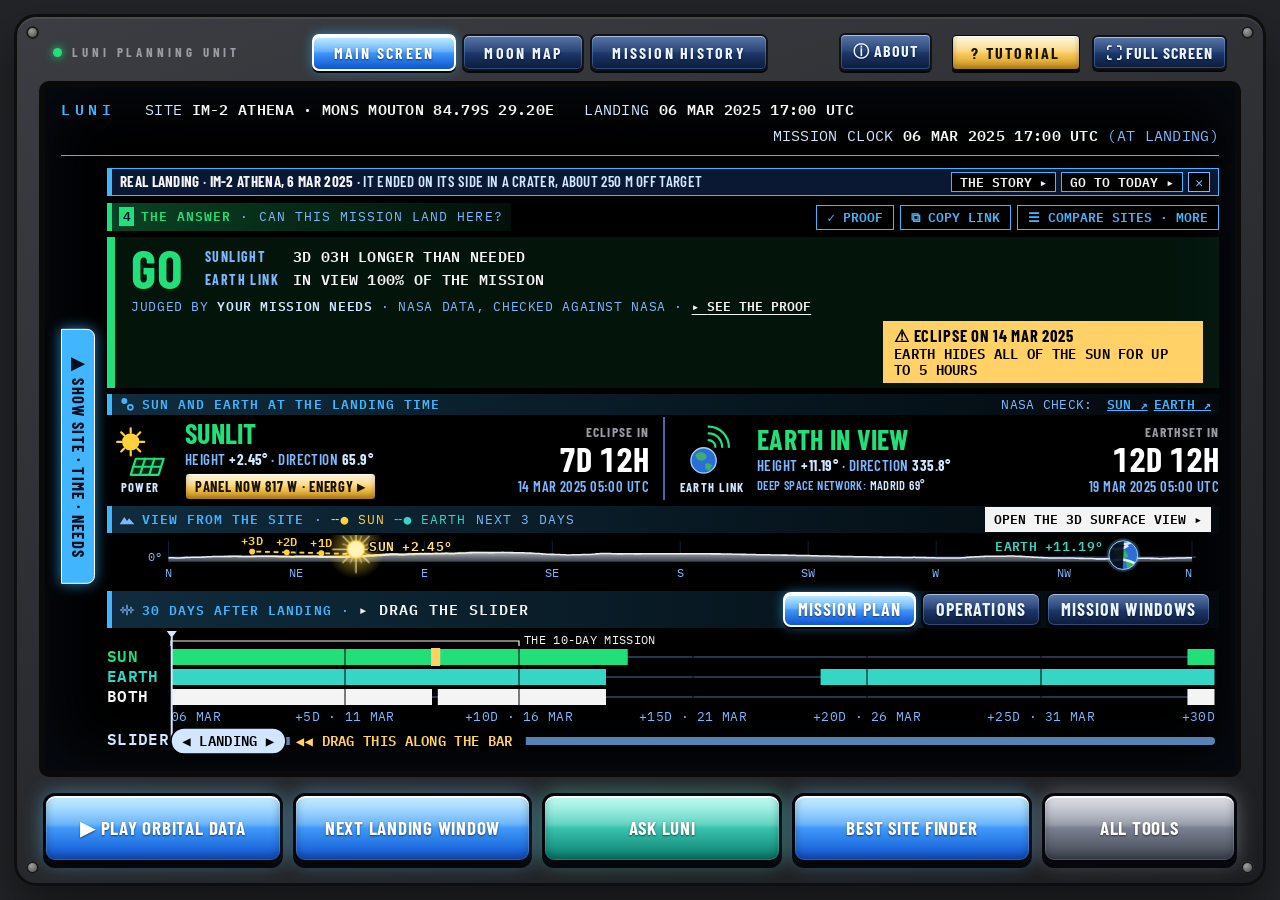
<file: index.html>
<!doctype html>
<html lang="en">
<head>
  <meta charset="utf-8">
  <meta name="viewport" content="width=device-width, initial-scale=1">
  <title>LUNI · Lunar Utility for Navigational Intelligence</title>
  <script>(() => { const p = new URLSearchParams(location.search).get("palette"); if (p) document.documentElement.dataset.palette = p; })();</script>
  <link rel="stylesheet" href="css/style.css">
</head>
<body>
<div id="test-bar" class="test-bar" hidden></div>
<div id="test-overlay" class="test-overlay" hidden></div>
<div class="stage" id="stage">
<div class="unit">
  <span class="bolt a"></span><span class="bolt b"></span><span class="bolt c"></span><span class="bolt d"></span>
  <div class="unit-top">
    <span><i class="led"></i>LUNI PLANNING UNIT</span>
    <span class="tabs"><button id="tab-main" class="on" title="The planning screen">MAIN SCREEN</button><button id="tab-moon" title="The Moon made big, with NASA data as layers on it (M)">MOON MAP</button><button id="tab-history" title="Real landings since 2023, compared, and loaded into the main screen with one press (H)">MISSION HISTORY</button></span>
    <span class="top-right"><a id="about-link" class="fs-btn about-link" href="about/" target="_blank" rel="noopener" title="The project page: what LUNI is, the Best Use of Data award, a classroom lesson and how it was built">ⓘ ABOUT</a><button id="tour-btn" class="tour-btn" title="A guided tutorial: one part of the screen at a time, in everyday words">? TUTORIAL</button><button id="fs-btn" class="fs-btn" title="Use the whole screen: more room for every panel (F11 does the same)">⛶ FULL SCREEN</button><span id="data-badge" class="demo" hidden>LOADING DATA</span></span>
  </div>

  <div class="screen">
    <header class="bar">
      <span class="name">LUNI</span>
      <span>SITE <b id="bar-site"></b></span>
      <span>LANDING <b id="bar-t0"></b></span>
      <span class="r">MISSION CLOCK <b id="bar-now"></b> <span id="bar-tplus"></span></span>
    </header>

    <div class="cols">
      <div id="surface" class="surface" hidden>
        <div id="sv-canvas" class="sv-canvas"></div>
        <div class="sv-top">
          <div><b id="sv-title"></b><span id="sv-time"></span></div>
          <div class="sv-ctl">
            <span>DETAIL</span><div class="seg" id="sv-quality"></div>
            <span>EYE HEIGHT</span><div class="seg" id="sv-eye"></div>
            <span>LUNI SKYLINE</span><div class="seg" id="sv-skyline"></div>
            <button id="sv-sun">FACE THE SUN</button><button id="sv-earth">FACE EARTH</button>
            <button id="sv-save">SAVE IMAGE</button><button id="sv-full">FULL SCREEN</button><button id="sv-close">✕ CLOSE</button>
          </div>
        </div>
        <div id="sv-status" class="sv-status" hidden></div>
        <div class="sv-bottom"><div id="sv-look"></div><div id="sv-info"></div><div class="sv-key"><i></i> <span id="sv-keytext"></span> · DRAG TO LOOK AROUND · USE PLAY OR ← → TO RUN THE MISSION CLOCK</div></div>
      </div>
      <div id="moonmap" class="moonmap" hidden>
        <div class="scan-head"><span><b class="h-t">MOON MAP</b> · NASA DATA AS LAYERS ON THE MOON · <b class="h-do">PICK A LAYER · CLICK ANY SPOT TO LAND THERE</b></span><span class="scan-head-btns"><button id="mm-close" title="Close (Esc)">✕ BACK TO THE MAIN SCREEN</button></span></div>
        <div class="mm-body">
          <div id="mm-globe" class="mm-globe"><div id="mm-status" class="mm-status" hidden></div><div class="mm-view"><span>LOOK AT</span><div id="mm-view"></div></div></div>
          <div class="mm-side">
            <section class="fcard"><h3 class="band" data-band="1" data-ico="layers"><b class="h-t">LAYER</b> · <b class="h-do">PICK ONE</b></h3>
            <div id="mm-layers" class="mm-layers"></div>
            <div class="mm-srcline">DATA: <b id="mm-src">NASA LRO PHOTO</b></div>
            <div id="mm-legend"></div>
            <label class="mm-strength">LAYER STRENGTH <input id="mm-strength" type="range" min="25" max="100" value="80" aria-label="How strongly the layer covers the picture"></label>
            <div id="mm-mix" class="mm-mix" hidden>
              <div id="mm-mix-rows"></div>
              <button id="mm-mix-use" class="mm-mix-use" title="Opens the scan around the landing site, colored by your mix, with the best point picked by your mix among the points that meet the mission needs">USE THIS MIX IN THE SCAN ▸</button>
            </div>
            </section><section class="fcard"><h3 class="gap band" data-band="2" data-ico="bars"><b class="h-t">DATA PROFILE</b> · AT ONE POINT</h3>
            <div id="mm-prof-where" class="mm-prof-where"></div>
            <div id="mm-profile"></div>
            </section><section class="fcard"><h3 class="gap band" data-band="3" data-ico="info"><b class="h-t">ABOUT THIS LAYER</b> · AND ITS SOURCE</h3>
            <div id="mm-meaning" class="mm-meaning"></div>
            <div id="mm-source" class="dimtxt"></div></section>
          </div>
        </div>
      </div>
      <div id="history" class="history" hidden>
        <div class="scan-head"><span><b class="h-t">MISSION HISTORY</b> · REAL LANDINGS SINCE 2023, REPLAYED WITH LUNI'S NASA DATA · <b class="h-do">PICK ONE, THEN LOAD IT</b></span><span class="scan-head-btns"><button id="hist-close" title="Close (Esc)">✕ BACK TO THE MAIN SCREEN</button></span></div>
        <div class="hist-top">
          <div class="hist-map"><img src="assets/moon_wac_4k.jpg" alt="Map of the whole Moon with the landing sites marked"><div id="hist-pins"></div><span class="hist-map-note" title="A flat map of the whole Moon: the near side is in the middle, the far side at both edges. Picture: NASA LRO wide-angle camera mosaic.">THE WHOLE MOON · NEAR SIDE IN THE MIDDLE</span></div>
          <div id="hist-detail" class="hist-detail"></div>
        </div>
        <div class="hist-table">
          <div class="hist-row hist-headrow"><div>MISSION</div><div>SUN HEIGHT AT LANDING</div><div>SUNLIGHT LEFT AFTER LANDING</div><div>EARTH AT LANDING</div><div>GROUND SLOPE</div><div>THE 30 DAYS AFTER LANDING · <i class="k-s">■ SUN</i> <i class="k-e">■ EARTH IN VIEW</i> · <i class="k-m">▼ REAL END</i></div><div>WHAT REALLY HAPPENED</div><div></div></div>
          <div id="hist-rows"></div>
        </div>
        <div class="hist-foot"><span class="hist-sortlab">ORDER:</span><span id="hist-sort" class="seg"></span><span class="dimtxt"><span class="hist-tip">LOOKING FOR A SITE THAT IS NOT A PAST LANDING? <button id="hist-to-main" class="h-do">ALL 14 SITES ARE ON THE MAIN SCREEN</button></span> NUMBERS AND BARS: LUNI, FROM NASA SPICE AND LOLA. RECORDS: THE SOURCES LISTED FOR EACH MISSION. LUNI COVERS 2023 TO 2035, SO APOLLO AND CHANG'E 4 CANNOT BE REPLAYED ON THEIR OWN DATES.</span></div>
      </div>
      <!-- LEFT: site + date -->
      <button id="setup-tab" class="setup-tab" title="Hide or show the left side: site, landing time and mission needs"></button>
      <section class="col col-site">
        <h3 data-step="1"><b class="step">1</b><b class="h-t">WHERE</b> · <b class="h-do">PICK A LANDING SITE</b></h3>
        <div id="site-list" class="site-list"></div>
        <div class="coord-row" title="Type any latitude and longitude on the Moon and press GO. South is negative. Longitude is in degrees east."><b class="h-do">OR ANY POINT</b><input id="lat-input" type="number" step="0.01" min="-90" max="90" placeholder="LAT" aria-label="Latitude, south is negative"><input id="lon-input" type="number" step="0.01" min="-180" max="360" placeholder="LON °E" aria-label="Longitude in degrees east"><button id="coord-go">GO ▸</button></div>
        <div class="globe-wrap">
          <div id="globe" class="globe"></div>
          <div id="globe-tip" class="globe-tip" hidden></div>
          <div id="globe-labels" class="globe-labels"></div>
          <div class="globe-key"><span class="k-sun">━ SUN</span><span class="k-earth">━ EARTH</span></div>
          <div class="k-hint"><b>DRAG</b><span class="long"> TO TURN</span> · <b>SCROLL</b><span class="long"> TO ZOOM</span> · <b>CLICK</b> A SPOT<span class="long"> TO LAND THERE</span></div>
          <div id="globe-verdict" class="globe-verdict"></div>
          <button id="globe-big" class="globe-big" title="Opens the MOON MAP screen: the Moon made big, with data layers (M)">⤢ MOON MAP</button>
        </div>
        <h3 data-step="2" class="gap step-head"><span><b class="step">2</b><b class="h-t">WHEN</b> · DATE</span><button id="side-next" class="side-go" title="Moves the landing time to the start of the next landing window that meets the mission needs (N)">NEXT LANDING WINDOW ▸</button></h3>
        <div class="t0">
          <select id="t0-day" aria-label="Day"></select>
          <select id="t0-month" aria-label="Month"></select>
          <select id="t0-year" aria-label="Year"></select>
          <select id="t0-hour" aria-label="Hour, UTC"></select>
        </div>
        <p class="note">UTC = WORLD TIME (SAME AS GMT)</p>
        <h3 data-step="3" class="gap"><b class="step">3</b><b class="h-t">MISSION NEEDS</b> · <b class="h-do">CLICK TO CHANGE</b></h3>
        <div class="needs">
          <div class="need"><span>MISSION LENGTH</span><div class="seg" data-req="days"></div><span>D</span></div>
          <div class="need"><span>CAN SIT IN THE DARK</span><div class="seg" data-req="maxDarkH"></div><span>H</span></div>
          <div class="need" title="How much direct link to Earth the mission needs. NONE: no link needed (a relay satellite does the talking). AT LANDING: Earth must be in view when the lander touches down. 25 / 50 / 75%: also in view for at least that share of the mission."><span>EARTH LINK</span><div class="seg" data-req="earthLink"></div></div>
          <div class="need" title="The steepest ground the lander accepts. ANY = slope is not judged. Slope comes from NASA's LOLA elevation maps."><span>GROUND SLOPE AT MOST</span><div class="seg" data-req="maxSlopeDeg"></div><span>°</span></div>
        </div>
        <button id="needs-more" class="needs-more"></button>
      </section>

      <!-- CENTER: the answer -->
      <section class="col col-main">
        <div id="scan" class="scan" hidden>
          <div class="scan-head"><span id="scan-title"></span><span class="scan-head-btns"><button id="scan-close" class="scan-home" title="Close the Best Site Finder (Esc)">◂ BACK TO THE MAIN SCREEN</button></span></div>
          <div class="scan-body">
            <div class="scan-map"><div class="scan-row" id="scan-row"><div class="scan-stack" id="scan-sizes"><b>SCAN SIZE</b><div class="seg" id="scan-radius"></div></div><div class="scan-canvas-box"><canvas id="scan-canvas"></canvas></div><div class="scan-stack" id="scan-shows"><b>MAP SHOWS</b><div id="scan-metric" class="scan-metric" role="group" aria-label="What the map's colors show"></div></div></div><div id="scan-hint" class="scan-hint" data-m="needs"><span class="sh-g"><i></i>GREEN = THE MISSION WORKS THERE · </span><b class="h-do">CLICK ANY SQUARE TO MOVE THERE</b></div><button id="scan-go-best" class="scan-go" disabled>MOVE MY SITE TO THE BEST SPOT ▸</button></div>
            <div class="scan-side">
              <section class="fcard best"><h3><svg class="fi" viewBox="0 0 24 24" aria-hidden="true"><path d="M12 2.5l2.9 6.2 6.6.8-4.9 4.6 1.3 6.6L12 17.4 6.1 20.7l1.3-6.6L2.5 9.5l6.6-.8z"/></svg><b>BEST SPOT FOUND</b></h3><div id="scan-best" class="scan-cell"></div><div id="scan-progress"></div></section>
              <section class="fcard"><h3><svg class="fi" viewBox="0 0 24 24" aria-hidden="true"><rect x="3" y="3" width="8" height="8"/><rect x="13" y="3" width="8" height="8" opacity=".45"/><rect x="3" y="13" width="8" height="8" opacity=".45"/><rect x="13" y="13" width="8" height="8"/></svg><b>WHAT THE COLORS MEAN</b><span id="scan-showing"></span></h3><div id="scan-legend" class="scan-legend"></div><div id="scan-rank" class="scan-rank"></div></section>
              <section class="fcard"><h3><svg class="fi" viewBox="0 0 24 24" aria-hidden="true"><path d="M4 20V10M10 20V4M16 20v-7M22 20H2" fill="none" stroke="currentColor" stroke-width="2.6"/></svg><b>THIS SPOT’S NUMBERS</b><span id="scan-prof-of">WHERE YOU ARE NOW</span></h3><div id="scan-hover" class="scan-cell"></div></section>
              <section class="fcard"><h3><svg class="fi" viewBox="0 0 24 24" aria-hidden="true"><circle cx="7" cy="7" r="3.2"/><path d="M7 1v2M7 11v2M1 7h2M11 7h2" stroke="currentColor" stroke-width="1.8"/><path d="M9 14h13l-3 8H6z" fill="none" stroke="currentColor" stroke-width="2"/><path d="M14 14l-2 8M18 14l-2 8" stroke="currentColor" stroke-width="1.4"/></svg><b>SOLAR PANELS</b><span>ON THE SUNNIEST SPOTS</span></h3>
              <div id="scan-panels" class="scan-panels">
                <button id="panels-open" class="panels-open">☀ PLACE SOLAR PANELS ▸</button>
                <div id="panels-form" class="panels-form" hidden>
                  <label>WITHIN <input id="panels-radius" type="number" min="0.1" step="0.1" inputmode="decimal"> KM OF THE LANDING SITE</label>
                  <label>HOW MANY PANELS <input id="panels-count" type="number" min="1" max="20" step="1" value="4" inputmode="numeric"></label>
                  <div class="panels-btns"><button id="panels-go" class="primary">PLACE THEM ▸</button><button id="panels-clear">CLEAR</button></div>
                </div>
                <div id="panels-out" class="panels-out"></div>
              </div></section>
              <details class="fcard fmore"><summary><svg class="fi" viewBox="0 0 24 24" aria-hidden="true"><circle cx="12" cy="12" r="9.5" fill="none" stroke="currentColor" stroke-width="2"/><path d="M12 10.500v7M12 6.500v1.600" stroke="currentColor" stroke-width="2.6"/></svg><b>ABOUT THIS SCAN</b><span>HOW TO READ IT · HOW IT WAS MADE</span></summary>
                <div class="scan-how"><b>EACH SQUARE IS A PLACE YOU COULD LAND.</b> ★ IS THE BEST ONE FOUND. <b class="h-do">CLICK ANY SQUARE TO MOVE YOUR SITE THERE</b></div>
                <div id="scan-engine" class="dimtxt"></div>
                <div id="scan-scale" class="dimtxt"></div>
                <div id="scan-here" class="scan-cell" hidden></div>
                <div id="scan-note" class="credit"></div>
              </details>
            </div>
          </div>
        </div>
        <div id="proof" class="scan proof" hidden>
          <div class="scan-head"><span><b class="h-t">PROOF</b> · HOW YOU CAN TELL LUNI IS RIGHT, AND WHERE IT STOPS</span><span class="scan-head-btns"><button id="proof-close" title="Close (Esc)">✕ CLOSE</button></span></div>
          <div id="proof-body" class="proof-body"></div>
        </div>
        <div id="energy" class="scan proof energy" hidden>
          <div class="scan-head"><span><b class="h-t">ENERGY</b> · WHAT THIS PLAN COLLECTS, WHAT THE LANDER USES, AND THE BATTERY IN BETWEEN</span><span class="scan-head-btns"><button id="energy-close" title="Close (Esc)">✕ CLOSE</button></span></div>
          <div id="energy-body" class="proof-body"></div>
        </div>
        <div id="story" class="story" hidden></div>
        <div class="tiles-head ans-head"><h3 data-step="4"><b class="step">4</b><b class="h-t">THE ANSWER</b> · CAN THIS MISSION LAND HERE<span class="long">, AT THIS TIME</span>?</h3>
          <span class="ans-btns"><button id="proof-btn" class="more-btn" title="How LUNI's answers were checked against NASA and against real landings, and what LUNI does not know">✓ PROOF</button><button id="share-btn" class="more-btn" title="Copies an address that opens LUNI on exactly this site, landing time and mission needs">⧉ COPY LINK</button><button id="more-btn" class="more-btn" title="Pinned options to compare, next landing times, site numbers, OpenSpace, data credits">☰ COMPARE SITES · MORE</button></span></div>
        <div class="answer-row">
        <div id="mission" class="hero">
          <div class="hero-word" id="mission-word"></div>
          <div class="hero-text">
            <div class="hero-title" id="mission-title"></div>
            <div class="hero-why" id="mission-why"></div>
          </div>
          <div class="hero-warn" id="mission-warn" hidden></div>
          <div class="hero-fix" id="mission-fix" hidden><span>WAYS TO GET A GO:</span><div id="mission-fix-list" class="hero-fix-list"></div></div>
          <div class="hero-basis" id="mission-basis" title="GO and NO-GO are LUNI's rule: the mission needs you set in step 3, applied to NASA's positions and terrain. It is a planning tool, not flight software.">JUDGED BY <b>YOUR MISSION NEEDS</b> · NASA DATA, CHECKED AGAINST NASA · <button id="basis-proof" class="h-do">SEE THE PROOF</button></div>
        </div>
          <div class="answer-side">
        <div class="tiles-head"><h3 id="clock-head" data-ico="sunearth">SUN AND EARTH AT THE LANDING TIME</h3><span class="nasa-line">NASA CHECK: <a id="hz-sun" class="nasa-check" target="_blank" rel="noopener" title="Opens NASA JPL Horizons' own answer for this site and time. Its azimuth is LUNI's direction and its elevation is LUNI's height.">SUN ↗</a><a id="hz-earth" class="nasa-check" target="_blank" rel="noopener" title="Opens NASA JPL Horizons' own answer for this site and time. Its azimuth is LUNI's direction and its elevation is LUNI's height.">EARTH ↗</a></span></div>
        <div class="readouts">
          <div class="ro">
            <div class="ro-ico" id="sun-ico" title="Power: sunlight on the solar panels">
              <svg viewBox="0 0 64 64" aria-hidden="true"><g class="i-sun"><circle cx="21" cy="20" r="9"/><path d="M21 4v5M21 31v5M5 20h5M32 20h5M9.7 8.7l3.5 3.5M28.8 27.8l3.5 3.5M9.7 31.3l3.5-3.5M28.8 12.2l3.5-3.5"/></g><g class="i-panel"><path d="M27 40h33l-6 19H21z"/><path d="M38 40l-6 19M49 40l-6 19M24 49.500h33"/></g><path class="i-off" d="M8 58L58 8"/></svg>
              <span>POWER</span>
            </div>
            <div class="ro-a">
              <div class="st" id="sun-state"></div>
              <div class="mini">HEIGHT <b id="sun-el"></b> · DIRECTION <b id="sun-az"></b></div>
              <div class="mini warn" id="sun-eclipse" hidden></div>
              <div class="mini note-low" id="sun-low" hidden></div>
              <button id="energy-btn" class="energy-btn" title="How much power this plan collects and uses, hour by hour, and the battery it needs"><b id="sun-watts"></b> · ENERGY ▸</button>
            </div>
            <div class="cd"><span id="sun-next-label"></span><b id="sun-next"></b><i id="sun-next-date"></i></div>
          </div>
          <div class="ro">
            <div class="ro-ico" id="earth-ico" title="Earth link: a direct line to Earth for talking to the lander">
              <svg viewBox="0 0 64 64" aria-hidden="true"><g class="i-earth"><circle cx="22" cy="42" r="15"/><path class="land" d="M12 36q5-6 10-3t3 7q-5 4-10 1zM24 46q5-2 8 2l-3 6q-6 0-5-8z"/></g><g class="i-waves"><path d="M36 26a8 8 0 0 0-8-8M44 26a16 16 0 0 0-16-16M52 26a24 24 0 0 0-24-24"/></g><path class="i-off" d="M36 8l18 18M54 8L36 26"/></svg>
              <span>EARTH LINK</span>
            </div>
            <div class="ro-a">
              <div class="st" id="earth-state"></div>
              <div class="mini">HEIGHT <b id="earth-el"></b> · DIRECTION <b id="earth-az"></b></div>
              <div class="mini note-low" id="earth-low" hidden></div>
              <div class="mini note-low" id="earth-dsn" hidden title="NASA Deep Space Network sites that have the Moon above their horizon at this moment, and how many degrees above it. Geometry only, from NASA NAIF station positions and Earth orientation: it does not know station schedules."></div>
            </div>
            <div class="cd"><span id="earth-next-label"></span><b id="earth-next"></b><i id="earth-next-date"></i></div>
          </div>
        </div>
          </div>
        </div>

        <div class="tiles-head" id="hz-head"><h3 data-ico="mountain"><b class="h-t">VIEW FROM THE SITE</b> · <span class="long">THE SKYLINE ALL THE WAY ROUND · </span><span class="hz-key">╌● SUN</span> <span class="hz-key"><i>╌● EARTH</i></span> NEXT 3 DAYS<span class="long">, ONE DOT A DAY</span></h3><span id="src-sky" class="src-note"></span><button id="surface-btn" class="mini-btn">OPEN THE 3D SURFACE VIEW ▸</button></div>
        <svg id="horizon" class="horizon" role="img" aria-label="The skyline all the way round, with the Sun and Earth and the paths they will take"></svg>

        <div class="tiles-head plan-head">
          <h3 id="plan-title-a" data-ico="timeline"><b class="h-t">30 DAYS AFTER LANDING</b> · <b class="h-do">DRAG THE SLIDER</b></h3>
          <h3 id="ops-title" data-ico="list" hidden><b class="h-t">OPERATIONS PLAN</b> · <b class="h-do">CLICK A STRETCH TO GO THERE</b></h3>
          <h3 id="cal-title" data-ico="calendar" hidden><b class="h-t">NEXT 12 MONTHS</b> · <b class="h-do">CLICK A DAY TO LAND THEN</b></h3>
          <span class="plan-tabs"><button id="tab-plan" class="on" title="The 30 days after landing: when there is Sun and Earth, with the slider">MISSION PLAN</button><button id="tab-ops" title="The mission as stretches in order: power and link, power only, on battery, eclipse">OPERATIONS</button><button id="tab-days" title="Mission windows: every good landing day in the next 12 months">MISSION WINDOWS</button></span>
        </div>
        <svg id="timeline" class="timeline" role="img" aria-label="Sunlight and Earth visibility over 30 days"></svg>
        <svg id="ops" class="timeline ops" role="img" aria-label="The mission as stretches in order: power and link, power only, on battery, eclipse" hidden></svg>
        <svg id="calendar" class="calendar" role="img" aria-label="Good landing days over the next 12 months" hidden></svg>
      </section>

      <!-- RIGHT: summary + compare -->
      <section class="col col-side" id="more-panel" hidden>
        <div class="side-head"><b>COMPARE SITES · MORE</b><button id="more-close" title="Close (Esc)">✕ CLOSE</button></div>
        <section class="fcard"><h3 data-ico="list"><b class="h-t">ALL SITES, THIS MISSION</b> · <b class="h-do">CLICK ONE TO GO THERE</b></h3>
        <div id="rank" class="rank"></div>
        <p id="rank-note" class="note"></p>
        </section><section class="fcard"><h3 class="gap" data-ico="calendar"><b class="h-t">NEXT LANDING WINDOWS</b> · <b class="h-do">CLICK ONE TO GO THERE</b></h3>
        <div id="windows" class="windows"></div>
        </section><section class="fcard"><h3 class="gap" data-ico="pin"><b class="h-t">COMPARE</b> · OPTIONS YOU PINNED</h3>
        <div id="compare-list" class="compare"></div></section>
        <details class="more fcard" open>
          <summary data-ico="bars"><b class="h-t">MORE NUMBERS</b> · <b class="h-do">CLICK TO OPEN</b></summary>
          <h3 class="gap" data-ico="timeline">FIRST 30 DAYS AFTER LANDING</h3>
          <table class="sum">
            <tr><td>IN SUNLIGHT</td><td id="pct-sun"></td></tr>
            <tr><td>EARTH IN VIEW</td><td id="pct-earth"></td></tr>
            <tr><td>BOTH AT ONCE</td><td id="pct-both"></td></tr>
            <tr><td>LONGEST DARK SPELL</td><td id="max-dark"></td></tr>
          </table>
          <h3 class="gap" data-ico="globe"><b class="h-t">THIS SITE NEXT TO EARTH</b> · WHY THE MOON IS HARD</h3>
          <table class="sum versus" id="versus"></table>
          <p id="versus-note" class="note"></p>
          <h3 class="gap" data-ico="mountain">THE SITE · FROM NASA'S LOLA ELEVATION DATA</h3>
          <table class="sum" id="brief-lola"></table>
          <p id="site-note" class="note"></p>
        </details>
        <div id="os-box" class="os-box fcard">
          <h3 class="gap" data-ico="globe"><b class="h-t">OPENSPACE</b> · 3D VIEW THAT FOLLOWS LUNI</h3>
          <div class="os-row"><button id="os-btn" class="mini-btn">CONNECT TO OPENSPACE</button><div class="seg" id="os-view"></div></div>
          <div id="os-status" class="dimtxt">NEEDS OPENSPACE RUNNING ON THIS COMPUTER.</div>
        </div>
        <div class="credit">SUN + EARTH POSITIONS: NASA NAIF SPICE (DE440), CHECKED AGAINST JPL HORIZONS. DEEP SPACE NETWORK SITES: NASA NAIF STATION POSITIONS AND EARTH ORIENTATION. TERRAIN: LRO LOLA ELEVATION MAPS (NASA PDS). IMAGERY: LRO WAC MOSAIC (NASA/GSFC/ASU) VIA MOON TREK.</div>
      </section>
    </div>

    <div id="toast" class="toast" role="status" aria-live="polite" hidden></div>

    <!-- ASK LUNI (Lunar Utility for Navigational Intelligence): typed or spoken commands -->
    <div id="comms" class="comms" hidden>
      <div class="comms-row">
        <button id="comms-mic" class="comms-mic" title="Talk to LUNI (T)"><svg class="ic" viewBox="0 0 20 20" aria-hidden="true"><rect x="7" y="2" width="6" height="10" rx="3"/><path d="M4 9.500a6 6 0 0 0 12 0M10 15.500V18.500M6.500 18.500h7" fill="none" stroke="currentColor" stroke-width="1.8" stroke-linecap="round"/></svg>TALK</button>
        <input id="comms-input" type="text" autocomplete="off" autocapitalize="off" spellcheck="false" maxlength="160" placeholder="ENTER A QUESTION OR A COMMAND" aria-label="Command for LUNI">
        <button id="comms-send" class="comms-opt" title="Send (Enter)"><svg class="ic" viewBox="0 0 20 20" aria-hidden="true"><path d="M3 17L18 10 3 3v5.500l9 1.500-9 1.500z"/></svg>SEND</button>
        <button id="comms-voice" class="comms-opt"></button>
        <button id="comms-hands" class="comms-opt" title="Keeps listening. Start each command with the word LUNI."></button>
        <button id="comms-close" class="comms-opt" title="Close (Esc)"><svg class="ic" viewBox="0 0 20 20" aria-hidden="true"><path d="M4 4l12 12M16 4L4 16" fill="none" stroke="currentColor" stroke-width="2.4" stroke-linecap="round"/></svg>CLOSE</button>
      </div>
      <div class="comms-log" aria-live="polite"><div id="comms-you" class="comms-you"></div><div id="comms-reply" class="comms-reply">I am LUNI, the Lunar Utility for Navigational Intelligence. Enter a question or a command, or select an example:</div></div>
      <div id="comms-tips" class="comms-tips"></div>
      <div id="comms-ai-row" class="comms-ai" hidden>
        <span>AI MODEL RUNNING ON THIS COMPUTER:</span>
        <select id="ai-preset" aria-label="Model program"></select>
        <input id="ai-base" type="text" autocomplete="off" spellcheck="false" aria-label="Address of the model server" placeholder="http://localhost:11434/v1">
        <button id="ai-connect" class="comms-opt">CONNECT</button>
        <select id="ai-model" aria-label="Model" hidden></select>
        <button id="ai-off" class="comms-opt" hidden>TURN OFF</button>
        <span id="ai-status"></span>
      </div>
      <div class="comms-foot"><span id="comms-note"></span><button id="comms-local" class="comms-opt" hidden>MAKE VOICE WORK WITHOUT INTERNET (ONE DOWNLOAD)</button><button id="comms-ai" class="comms-opt" title="Lets a language model on this computer answer what the built-in commands cannot">LOCAL AI MODEL: OFF</button></div>
    </div>
  </div>

  <div class="keys">
    <button class="key" data-slip="-7"><small>LAUNCH SLIP</small>◀◀ 7 D</button>
    <button class="key" data-slip="-1"><small>LAUNCH SLIP</small>◀ 1 D</button>
    <button class="key" id="play-btn" title="Runs the mission clock forward: the Sun and Earth move across the sky (Space)"><span id="play-label">▶ PLAY ORBITAL DATA</span></button>
    <button class="key" data-slip="1"><small>LAUNCH SLIP</small>1 D ▶</button>
    <button class="key" data-slip="7"><small>LAUNCH SLIP</small>7 D ▶▶</button>
    <button class="key c" id="talk-btn" title="Talk to LUNI, the Lunar Utility for Navigational Intelligence (T). Type instead with the / key.">ASK LUNI</button>
    <button class="key g" id="next-window-btn">NEXT LANDING WINDOW</button>
    <button class="key g" id="scan-btn" title="Opens and closes the Best Site Finder: a scan of the ground around this site (A)">BEST SITE FINDER</button>
    <button class="key y" id="next-site-btn">NEXT SITE</button>
    <button class="key" id="pin-btn">PIN TO COMPARE</button>
    <button class="key" id="tools-btn" title="SIMPLE VIEW shows the few keys and mission needs most people use. ALL TOOLS shows everything."></button>
  </div>
</div>
</div>
<script type="module" src="js/app.js"></script>
</body>
</html>
</file>
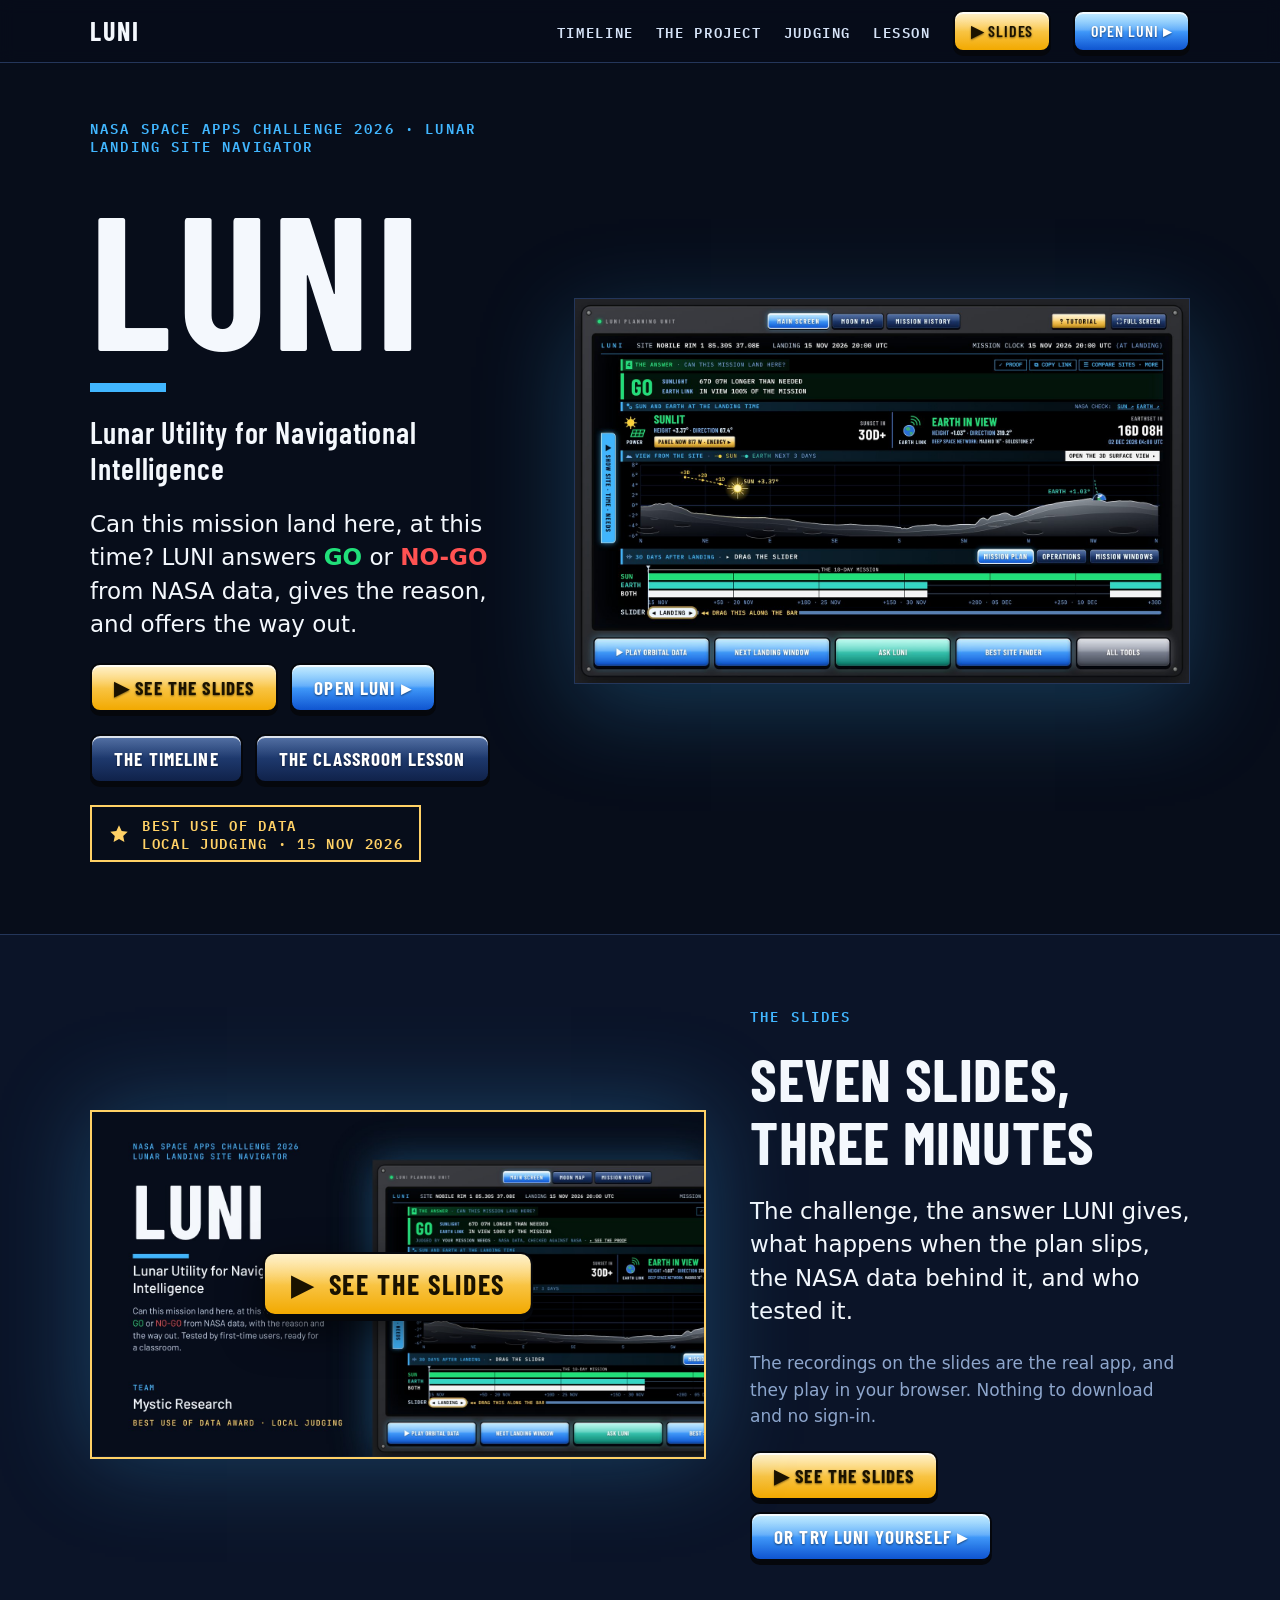
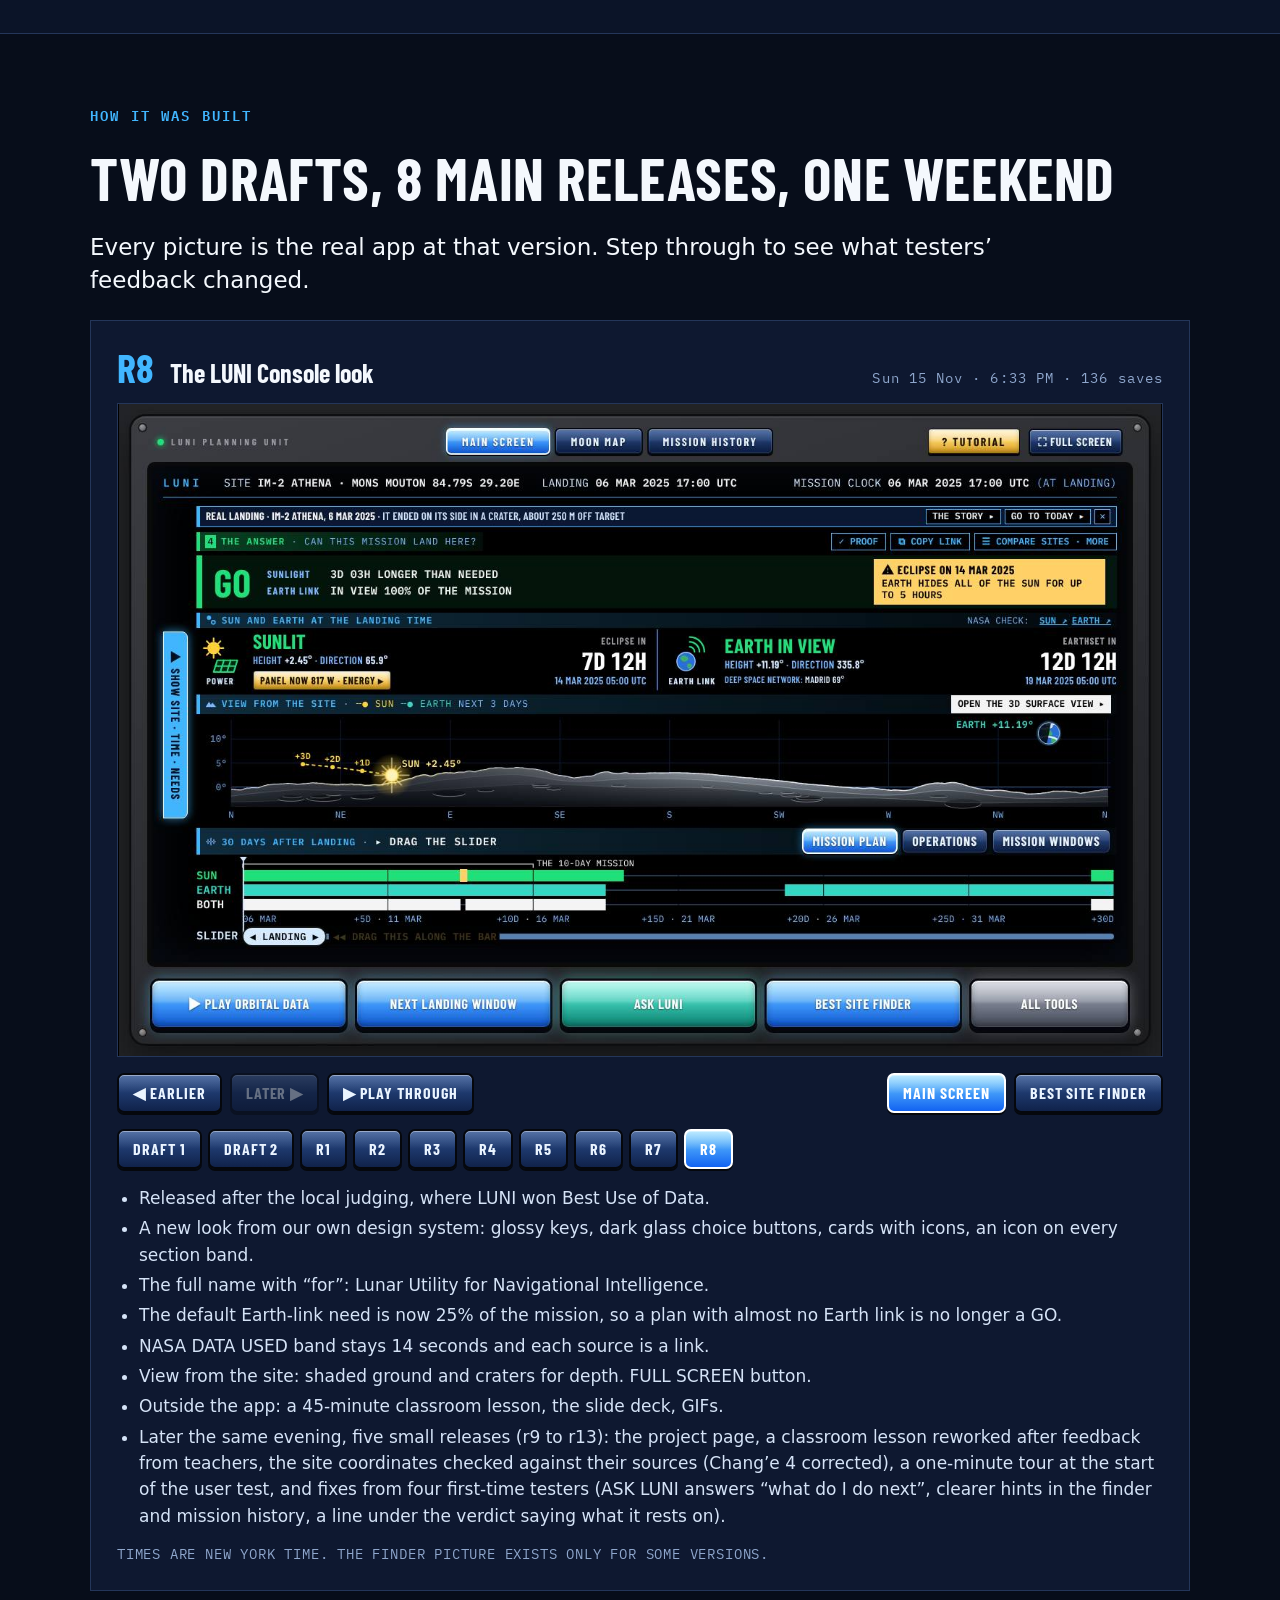
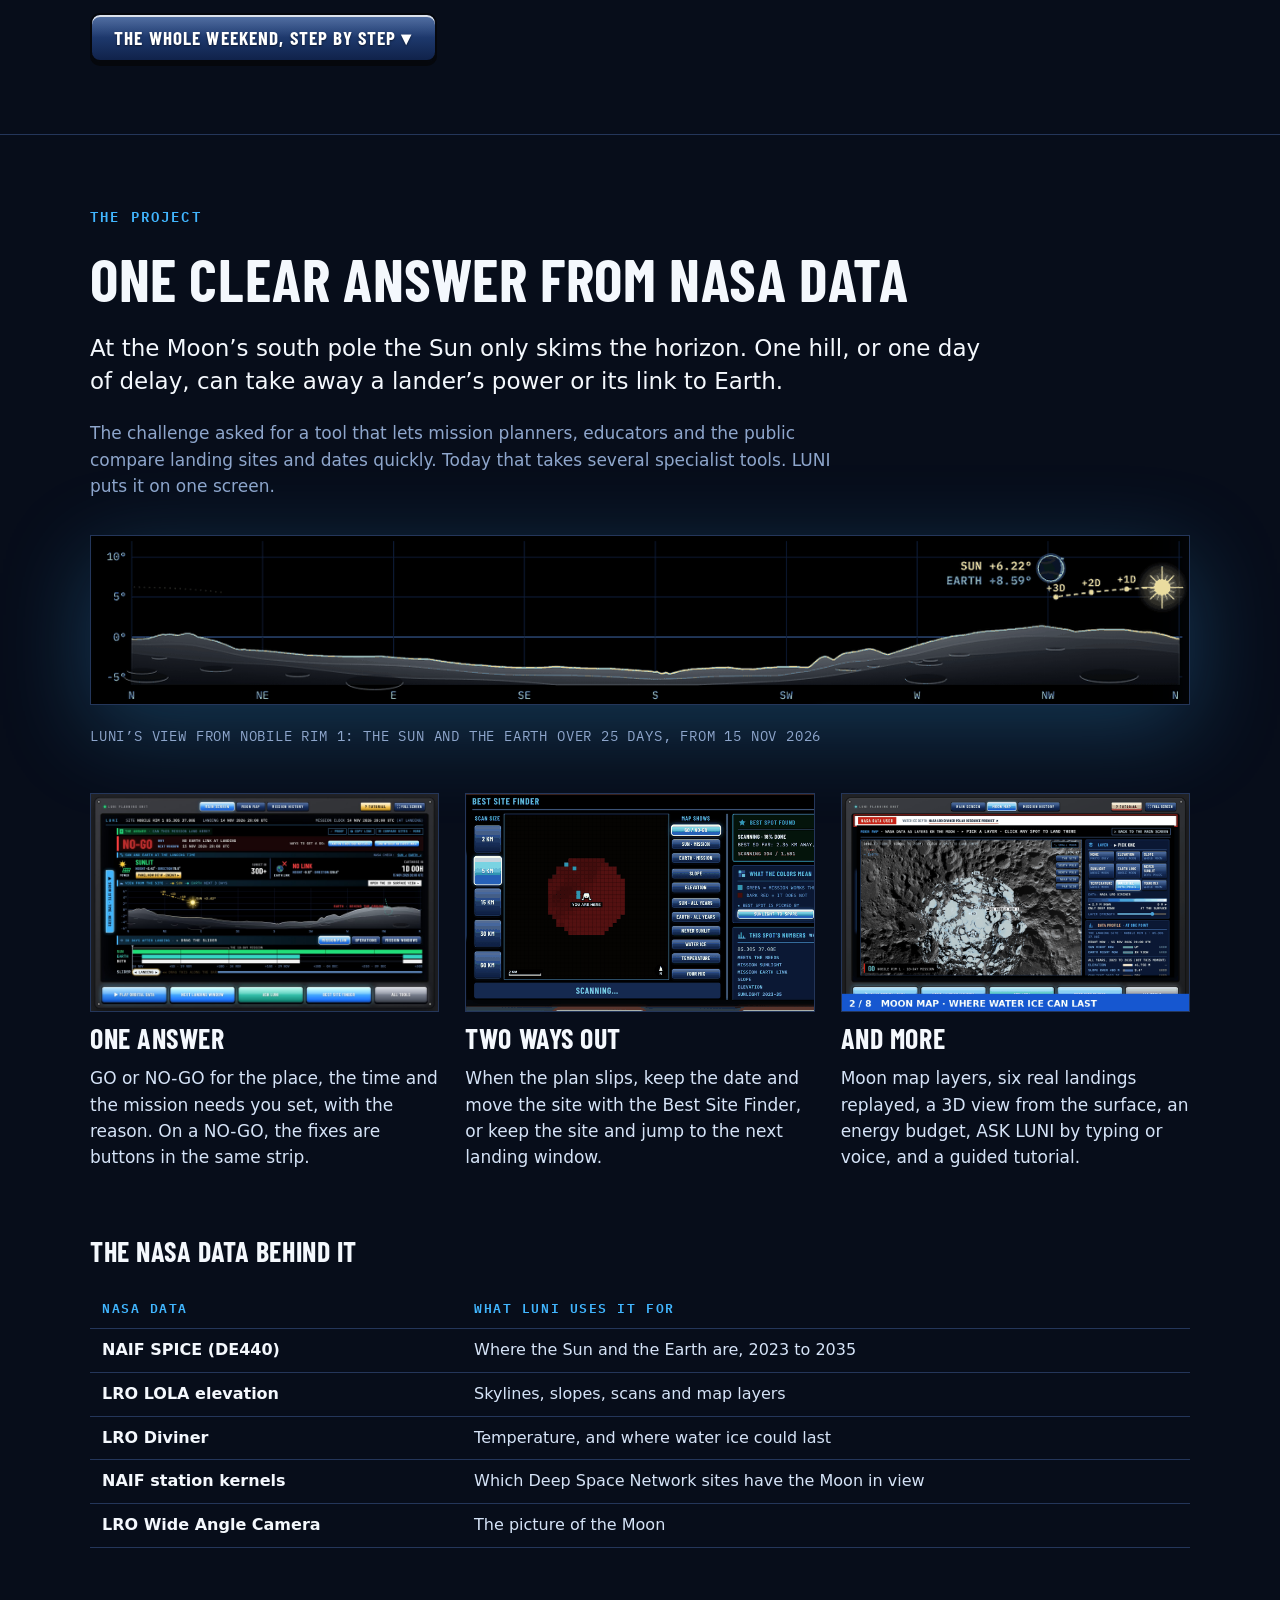
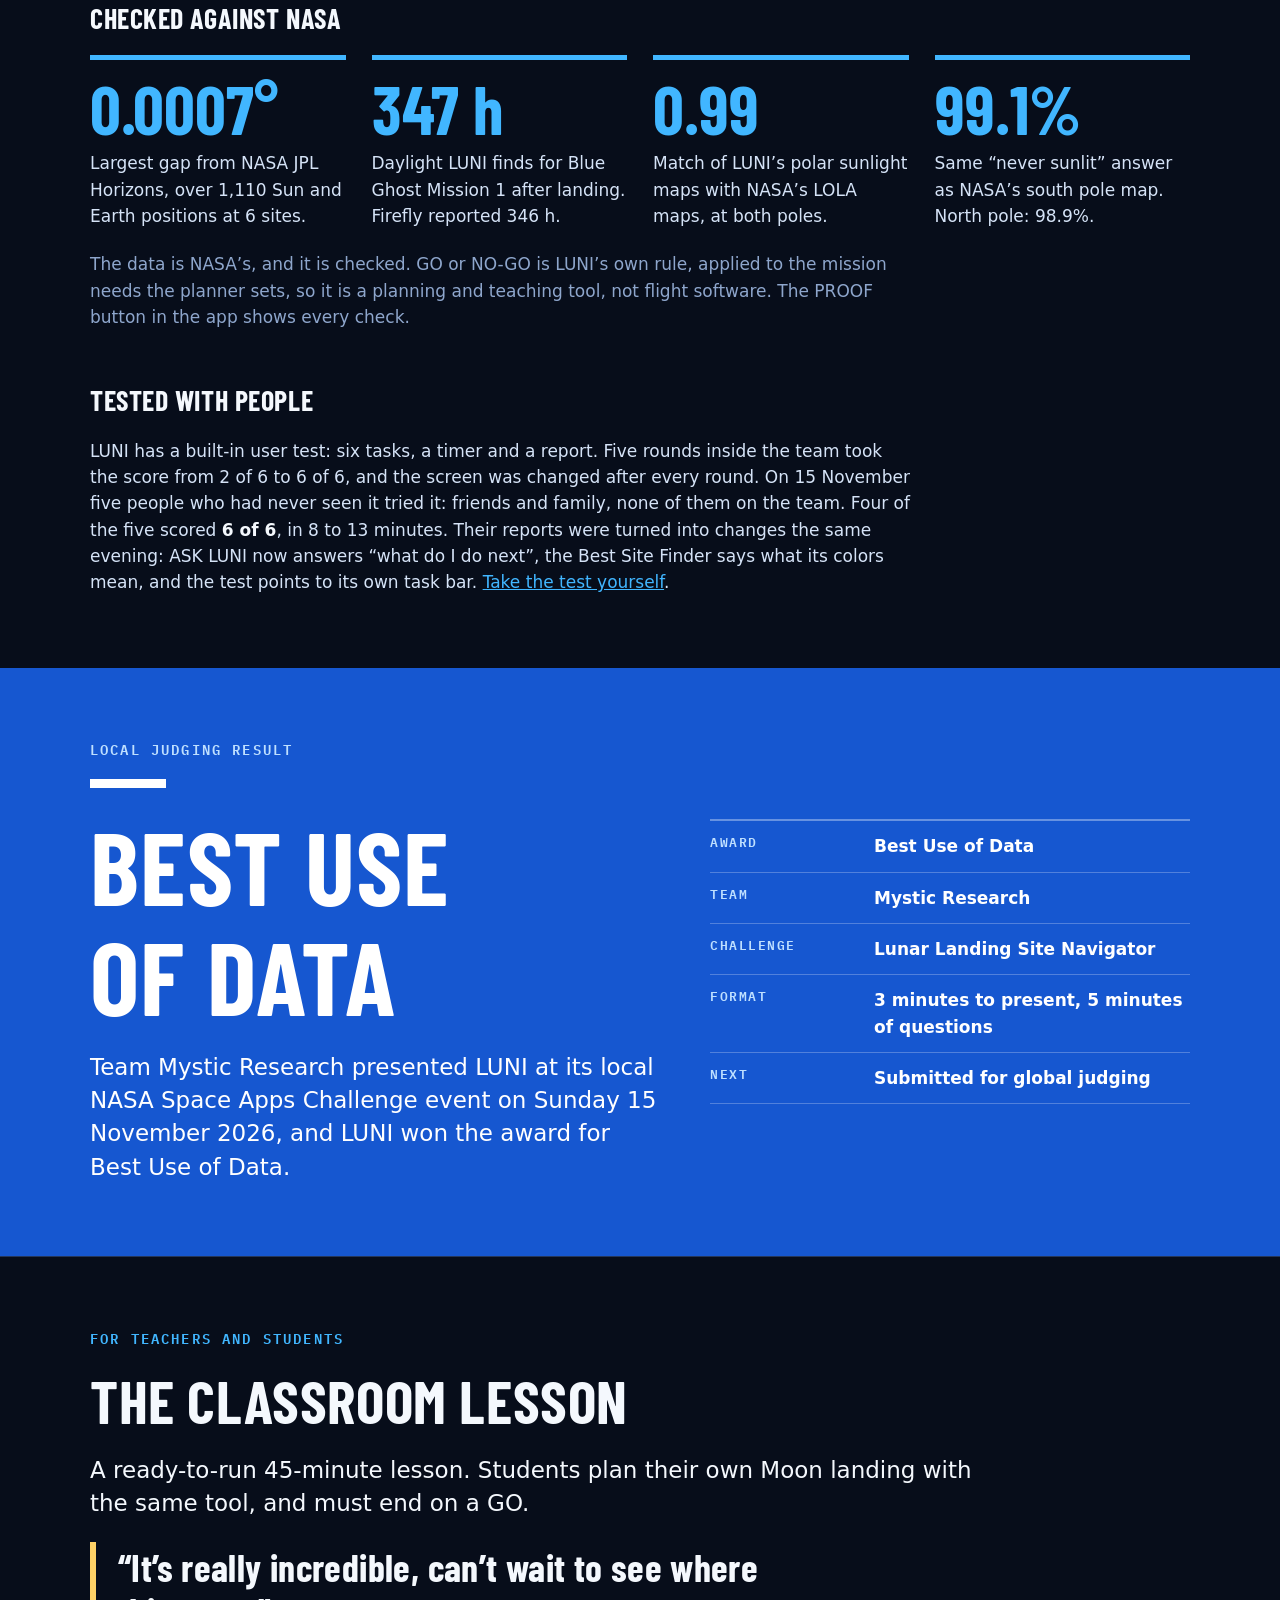
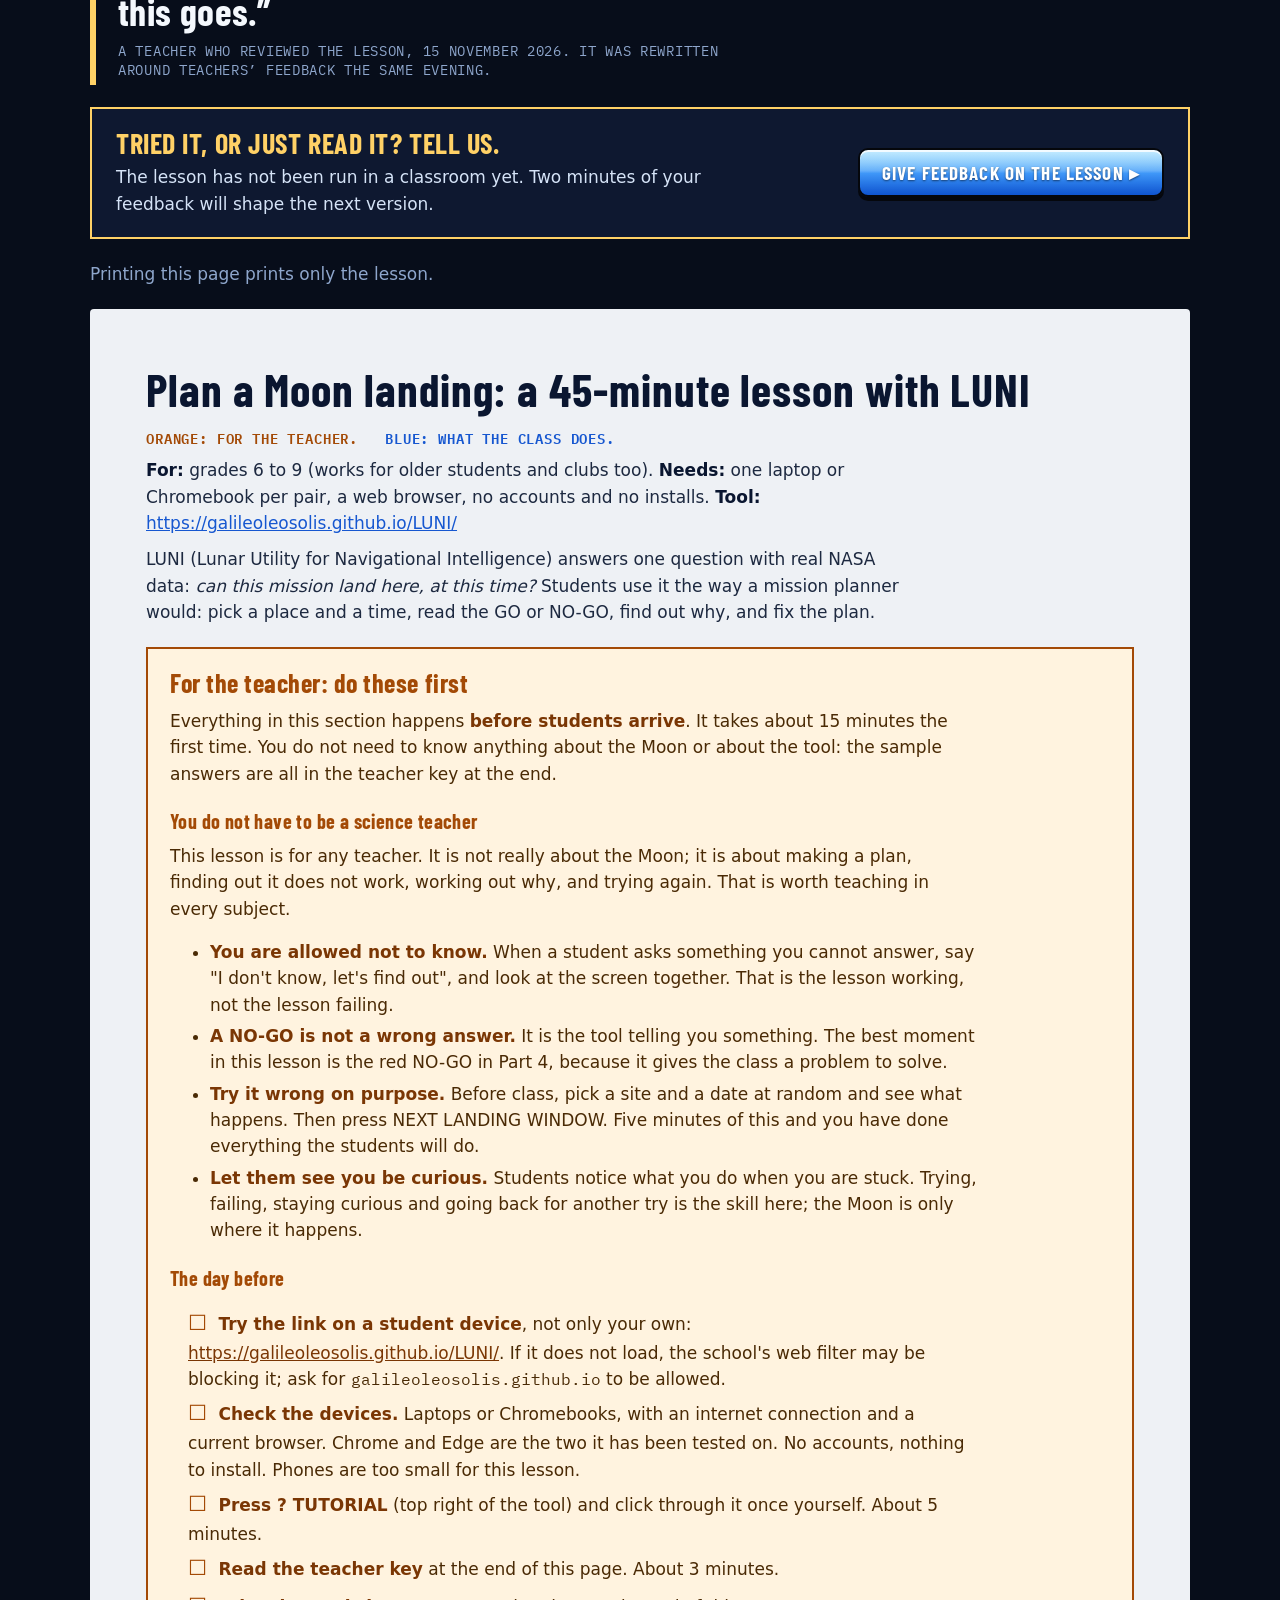
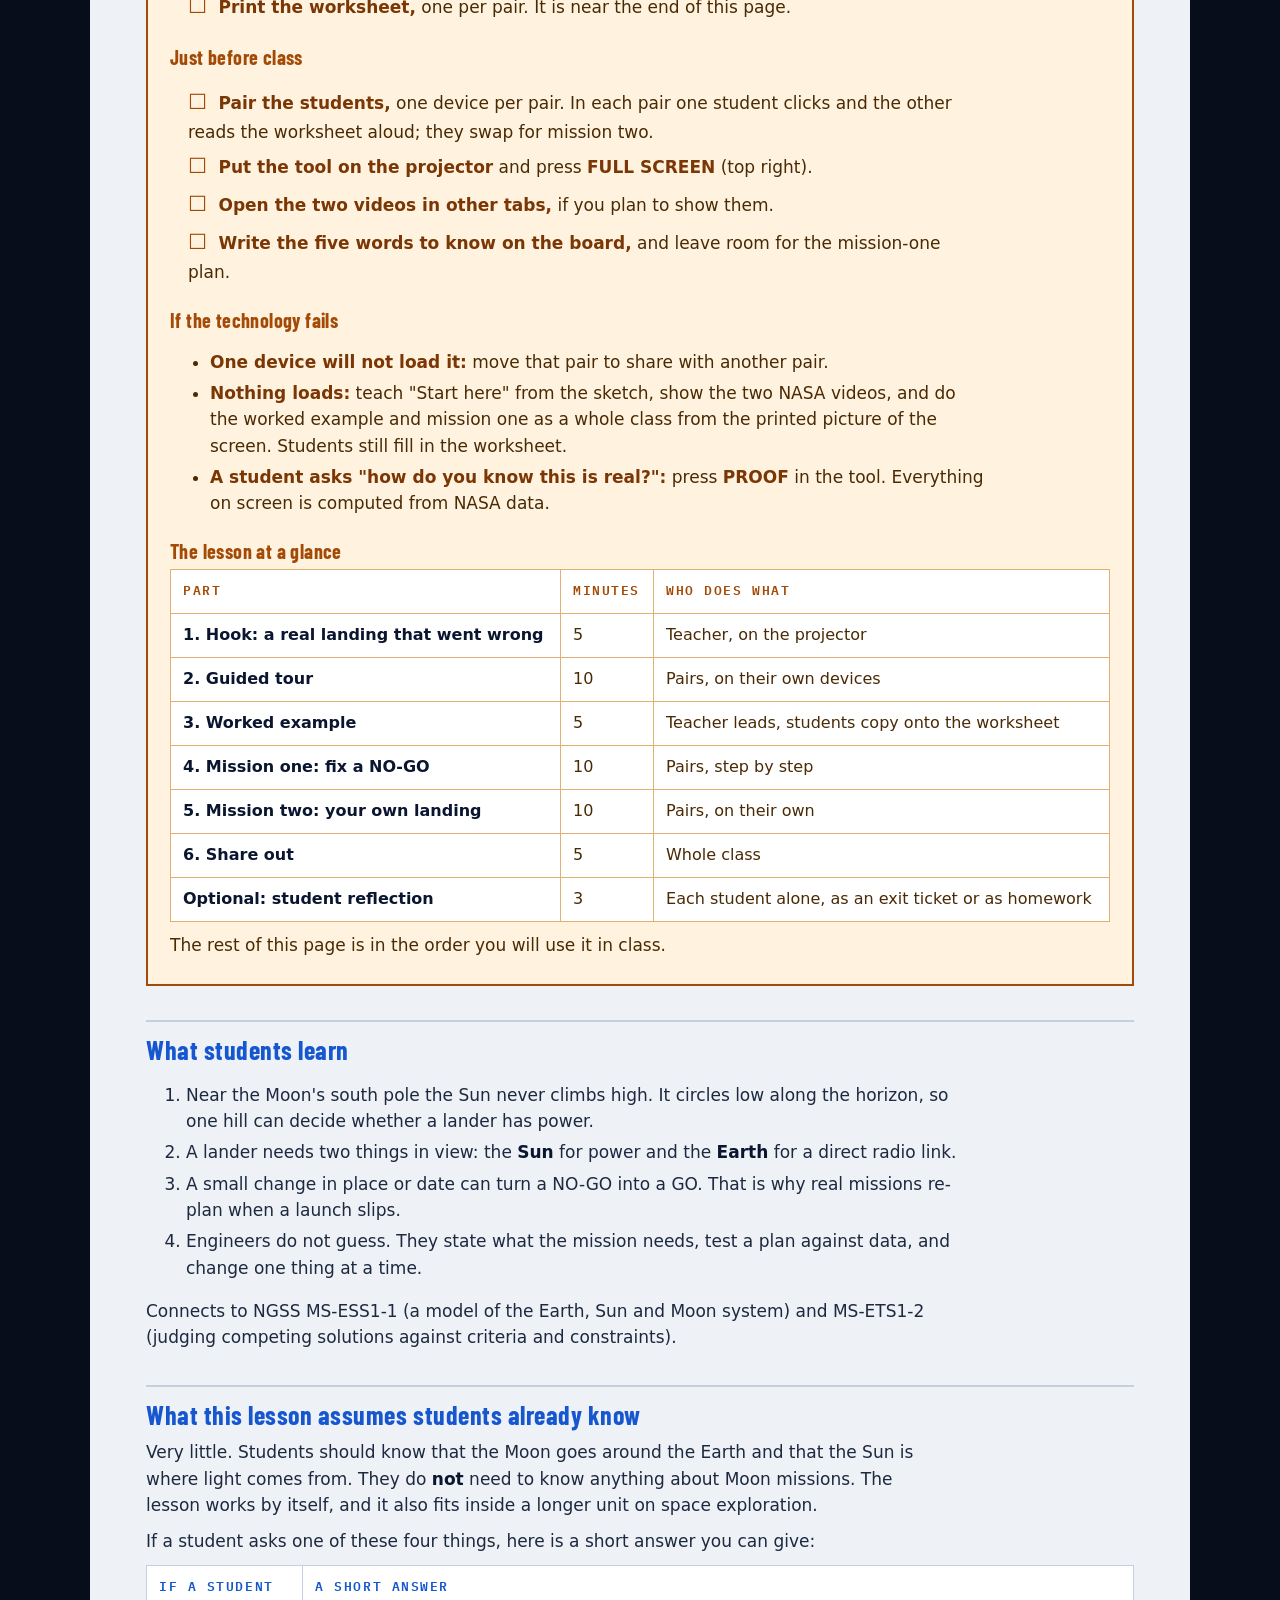
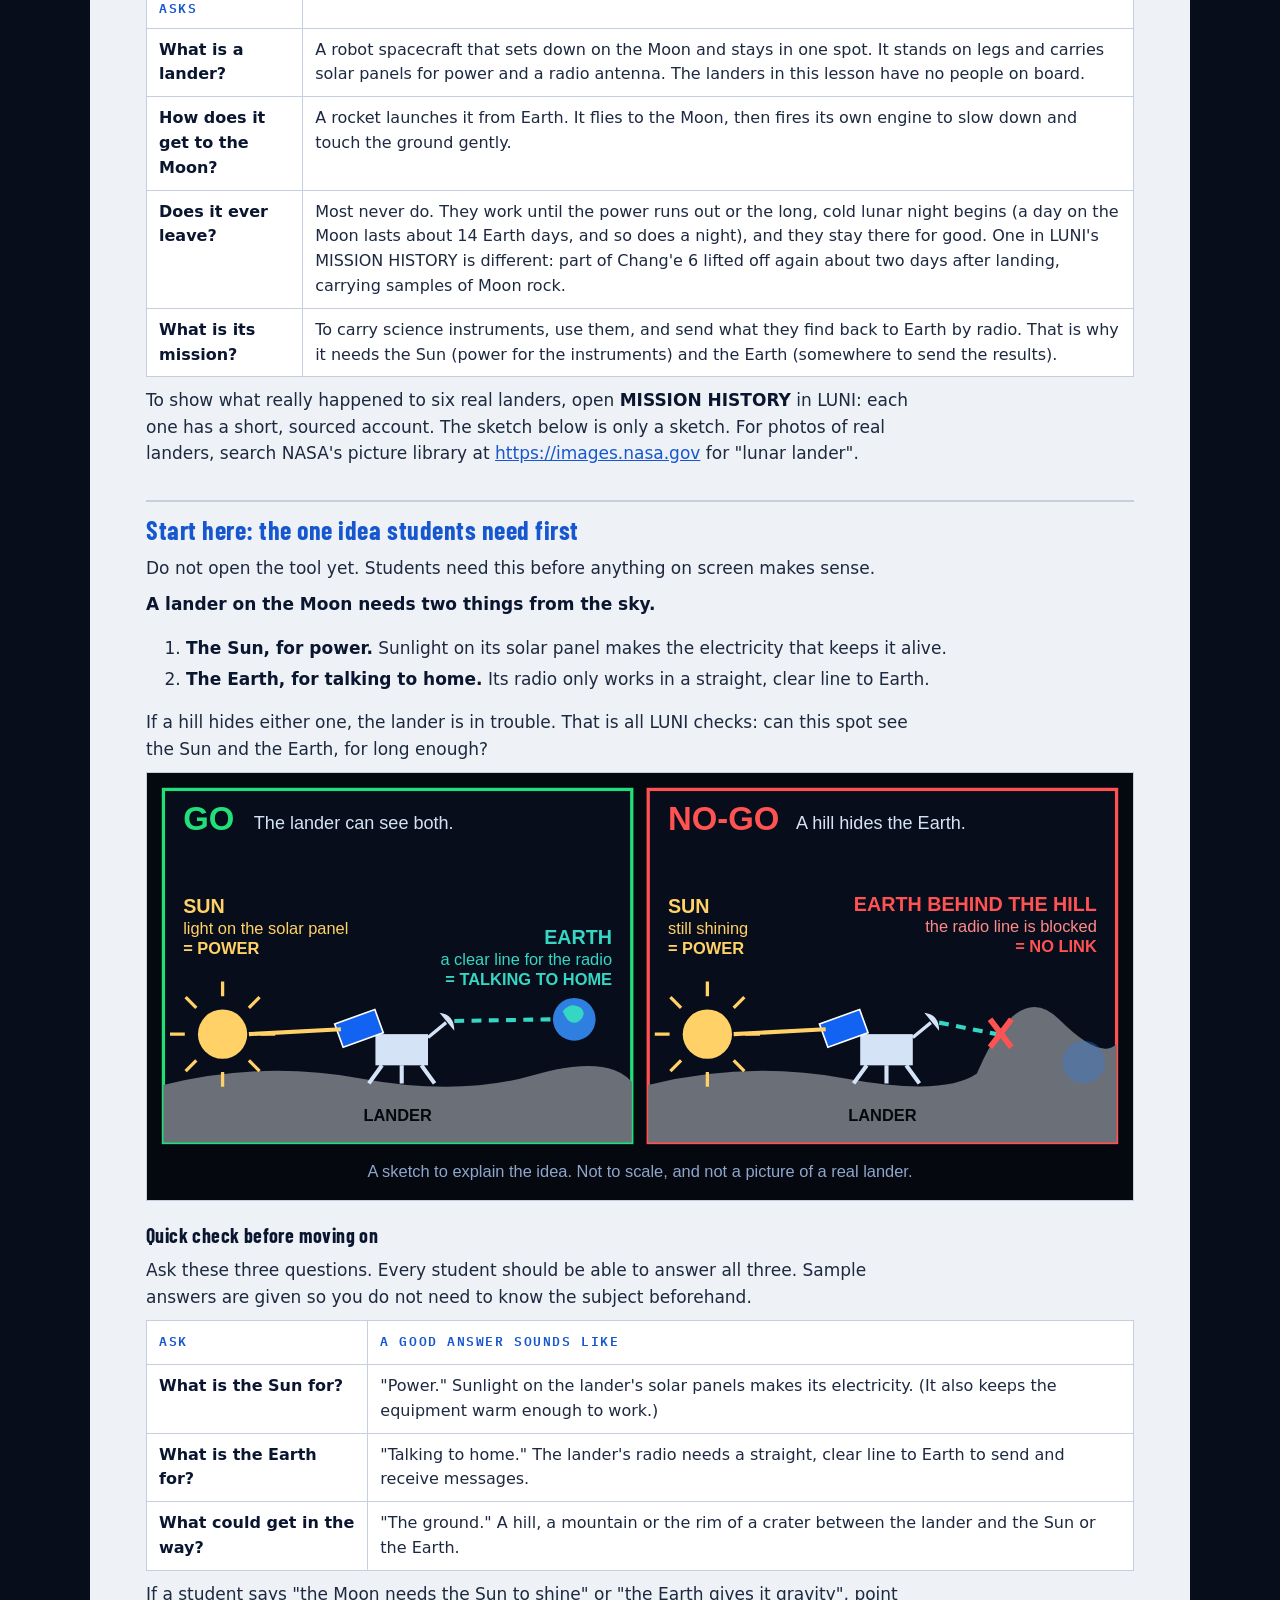
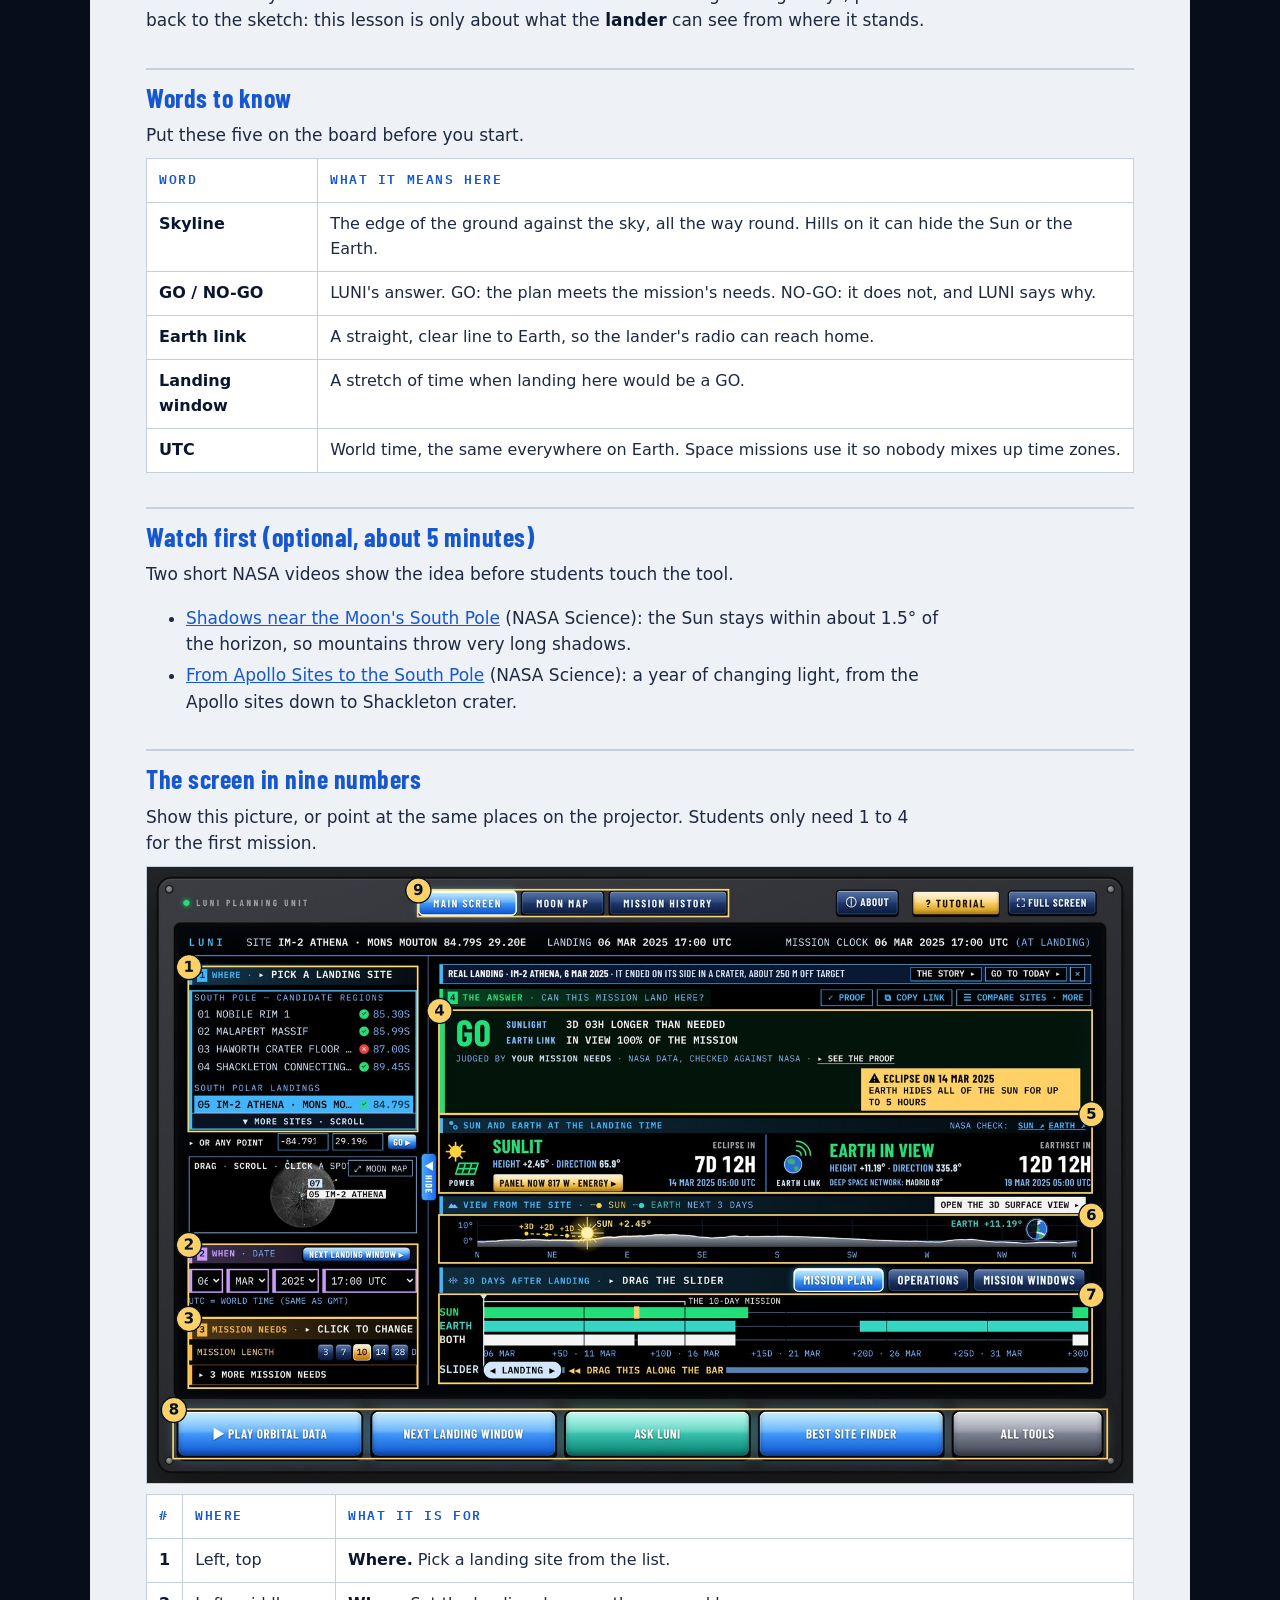
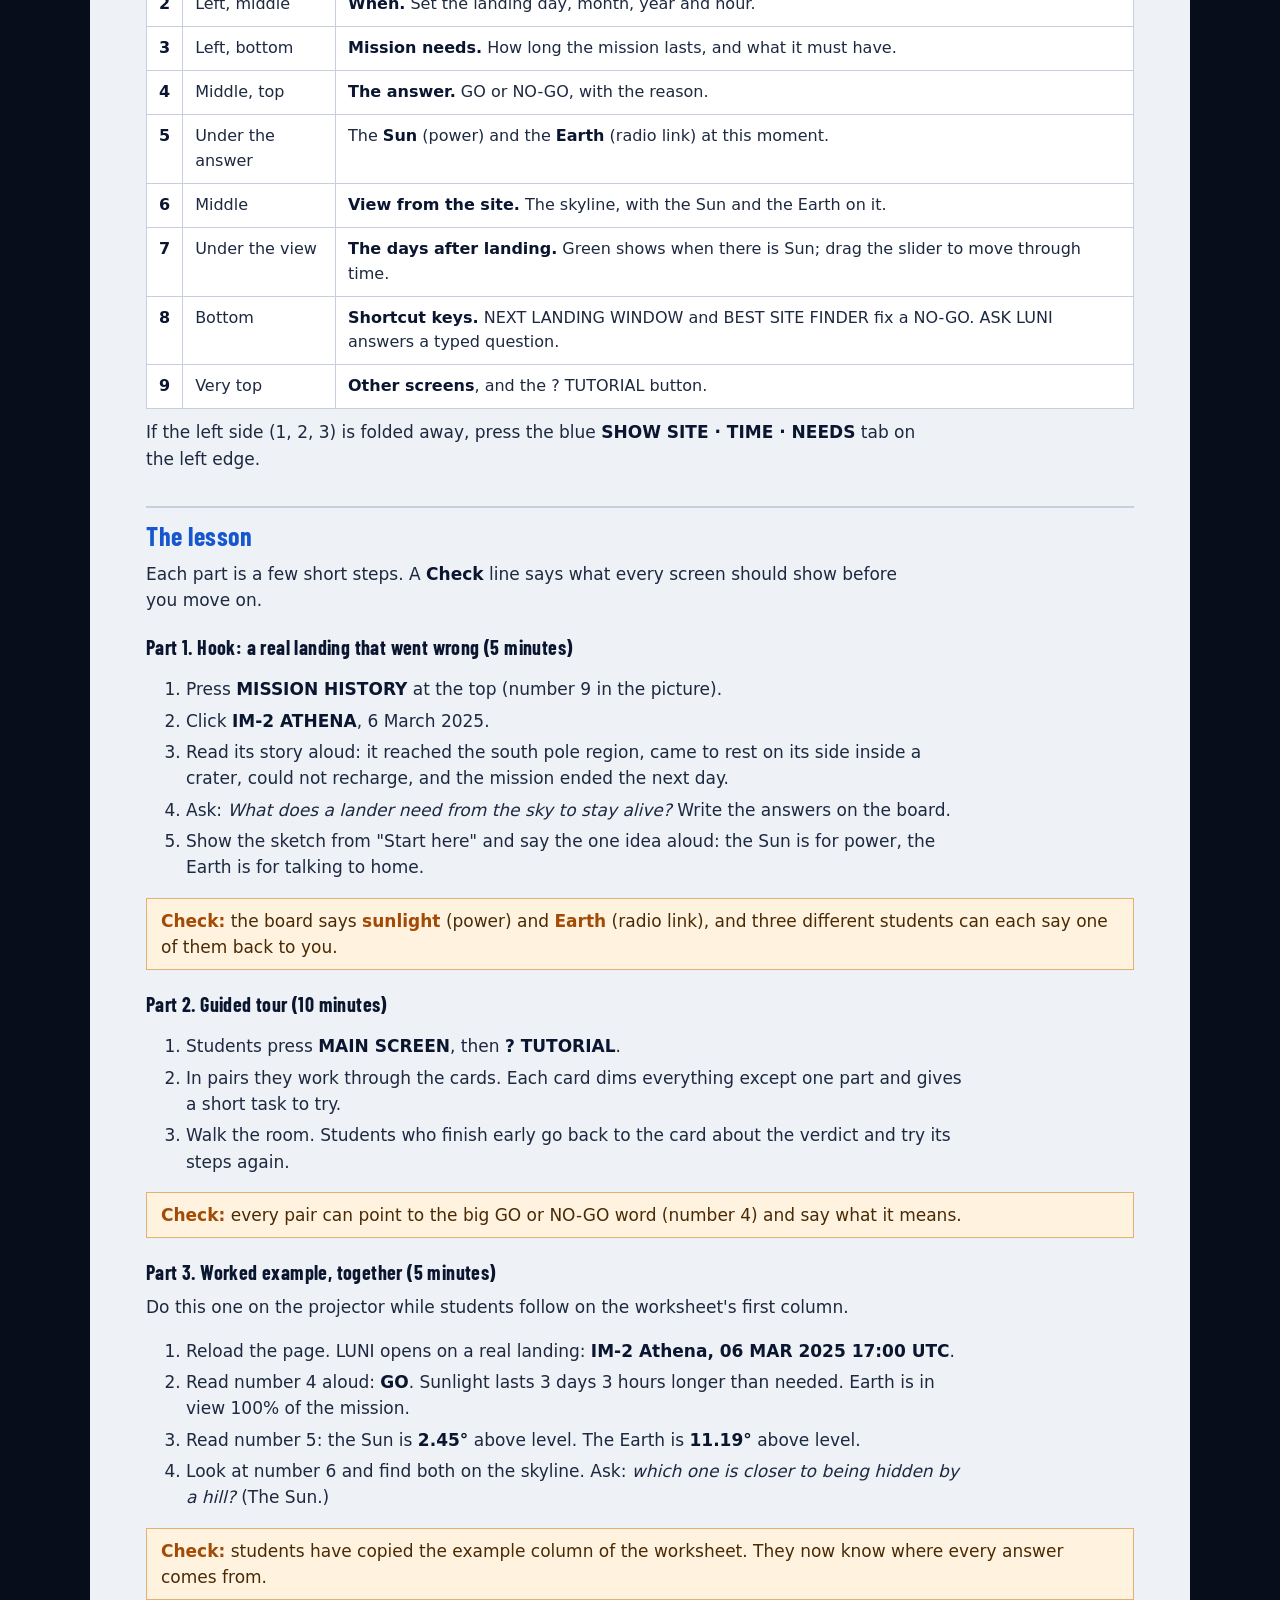
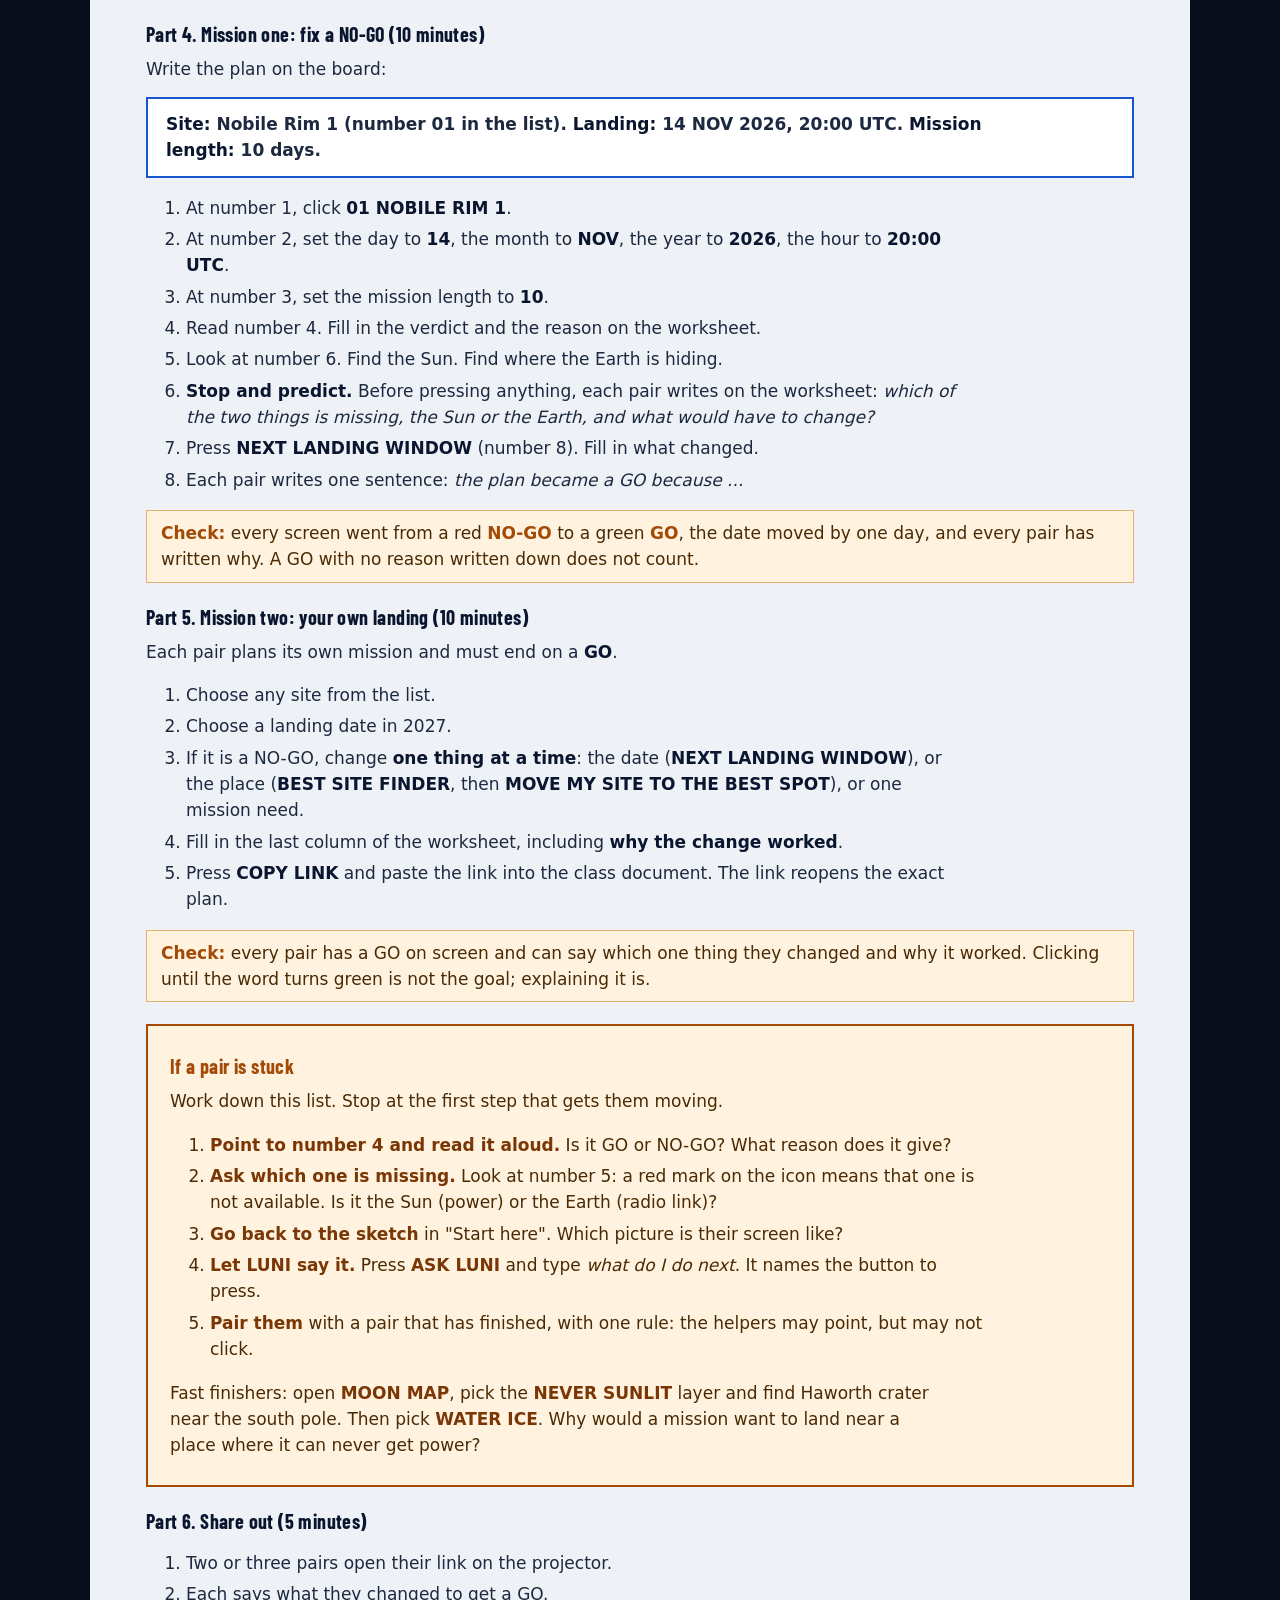
<file: about/index.html>
<!doctype html>
<html lang="en">
<head>
<meta charset="utf-8">
<meta name="viewport" content="width=device-width, initial-scale=1">
<title>LUNI · the project</title>
<meta name="description" content="LUNI, Lunar Utility for Navigational Intelligence: a NASA Space Apps Challenge 2026 project. What it is, the local judging result, a classroom lesson and how it was built.">
<style>
@font-face { font-family: "Barlow Cond"; font-weight: 600; font-display: swap; src: url("../assets/fonts/barlow-condensed-latin-600-normal.woff2") format("woff2"); }
@font-face { font-family: "Barlow Cond"; font-weight: 700; font-display: swap; src: url("../assets/fonts/barlow-condensed-latin-700-normal.woff2") format("woff2"); }
@font-face { font-family: "Plex Mono"; font-weight: 400; font-display: swap; src: url("../assets/fonts/ibm-plex-mono-latin-400-normal.woff2") format("woff2"); }
@font-face { font-family: "Plex Mono"; font-weight: 600; font-display: swap; src: url("../assets/fonts/ibm-plex-mono-latin-600-normal.woff2") format("woff2"); }
:root { --bg: #070d1a; --panel: #0e1830; --line: #24365a; --fg: #d5e3f7; --dim: #8ea6cc; --hi: #41b6ff; --blue: #1657d0; --go: #21e07a; --nogo: #ff5252; --gold: #ffd166; --white: #f4f8fd;
  --paper: #eef1f5; --ink: #1d2940; --ink-dim: #55637d;
  --disp: "Barlow Cond", "Arial Narrow", Arial, sans-serif; --mono: "Plex Mono", Consolas, "DejaVu Sans Mono", monospace; --body: system-ui, -apple-system, "Segoe UI", Roboto, Arial, sans-serif; color-scheme: dark; }
* { box-sizing: border-box; }
html { scroll-behavior: smooth; scroll-padding-top: 70px; }
body { margin: 0; background: var(--bg); color: var(--fg); font: 17px/1.55 var(--body); }
img { max-width: 100%; height: auto; display: block; }
a { color: var(--hi); }
.wrap { max-width: 1140px; margin: 0 auto; padding: 0 20px; }
.label { font: 600 13.5px/1.3 var(--mono); letter-spacing: .16em; color: var(--hi); text-transform: uppercase; margin: 0; }
h1, h2, h3 { font-family: var(--disp); font-weight: 700; line-height: 1.05; margin: 0; color: var(--white); text-wrap: balance; }
h2 { font-size: clamp(38px, 6vw, 60px); letter-spacing: .01em; }
h3 { font-size: 28px; letter-spacing: .02em; }
p { margin: 0; }
.lead { font-size: clamp(19px, 2.4vw, 23px); line-height: 1.45; color: var(--white); max-width: 62ch; }
.dim { color: var(--dim); }
section { padding: 72px 0; border-top: 1px solid var(--line); }
.stack { display: flex; flex-direction: column; gap: 22px; }
.bar { width: 76px; height: 9px; background: var(--hi); }

/* top row */
.nav { position: sticky; top: 0; z-index: 5; background: rgba(7, 13, 26, .92); backdrop-filter: blur(8px); border-bottom: 1px solid var(--line); }
.nav .wrap { display: flex; align-items: center; gap: 6px 22px; flex-wrap: wrap; padding-top: 10px; padding-bottom: 10px; }
.nav b { font: 700 26px/1 var(--disp); letter-spacing: .08em; color: var(--white); margin-right: auto; }
.nav a { font: 600 13.5px var(--mono); letter-spacing: .12em; color: var(--fg); text-decoration: none; }
.nav a:hover { color: var(--hi); }
.btn { display: inline-block; font: 700 19px/1 var(--disp); letter-spacing: .06em; text-decoration: none; padding: 13px 22px; border-radius: 10px; border: 2px solid #05070c; color: #fff;
  background: linear-gradient(180deg, rgba(255,255,255,.6) 0%, rgba(255,255,255,.18) 46%, rgba(255,255,255,0) 52%, rgba(0,0,0,.14) 100%), linear-gradient(180deg, #6fd0ff, #1263f2);
  box-shadow: 0 4px 0 #05070c, inset 0 2px 0 rgba(255,255,255,.8); text-shadow: 0 1px 2px rgba(0,0,0,.5); }
.btn:hover { filter: brightness(1.1); } .btn:active { transform: translateY(3px); box-shadow: 0 1px 0 #05070c; }
.btn.gold { color: #1a1200; background: linear-gradient(180deg, rgba(255,255,255,.55), rgba(255,255,255,0) 52%), linear-gradient(180deg, #ffe08a, #f2a900); }
.demo { background: #0b1428; }
.demo-grid { display: grid; grid-template-columns: minmax(0, 7fr) minmax(0, 5fr); gap: 44px; align-items: center; }
.demo-shot { position: relative; display: block; border: 2px solid var(--gold); box-shadow: 0 0 90px rgba(65, 182, 255, .28); line-height: 0; }
.demo-shot img { width: 100%; height: auto; display: block; }
.demo-play { position: absolute; left: 50%; top: 50%; transform: translate(-50%, -50%); display: inline-flex; align-items: center; gap: 14px; white-space: nowrap;
  font: 700 clamp(18px, 2.4vw, 28px)/1 var(--disp); letter-spacing: .06em; color: #1a1200; padding: 16px 26px; border-radius: 12px; border: 2px solid #05070c;
  background: linear-gradient(180deg, rgba(255,255,255,.55), rgba(255,255,255,0) 52%), linear-gradient(180deg, #ffe08a, #f2a900); box-shadow: 0 5px 0 #05070c, 0 14px 40px rgba(0, 0, 0, .6); }
.demo-play i { font-style: normal; }
.demo-shot:hover .demo-play { filter: brightness(1.08); }
.btn.quiet { background: linear-gradient(180deg, rgba(255,255,255,.2), rgba(255,255,255,0) 50%), linear-gradient(180deg, #2b4f8f, #10224a); }
.nav .btn.gold { color: #1a1200; }
.nav .btn { font-size: 16px; padding: 9px 16px; color: #fff; letter-spacing: .06em; font-family: var(--disp); }

/* hero */
.hero { border-top: none; padding: 56px 0 72px; }
.hero-grid { display: grid; grid-template-columns: minmax(0, 5fr) minmax(0, 7fr); gap: 44px; align-items: center; }
.word { font-size: clamp(96px, 17vw, 190px); letter-spacing: .03em; line-height: .9; margin-top: 14px; }
.full { font: 600 clamp(22px, 3vw, 30px)/1.2 var(--disp); letter-spacing: .03em; color: var(--white); }
.go { color: var(--go); } .nogo { color: var(--nogo); }
.btns { display: flex; flex-wrap: wrap; gap: 12px; }
.ribbon { display: inline-flex; align-items: center; gap: 12px; align-self: flex-start; border: 2px solid var(--gold); color: var(--gold); padding: 9px 16px; font: 600 14px/1.25 var(--mono); letter-spacing: .12em; text-decoration: none; }
.ribbon svg { width: 22px; height: 22px; flex: none; fill: var(--gold); }
.shot { border: 1px solid var(--line); box-shadow: 0 24px 90px rgba(65, 182, 255, .25); }

/* the project */
.cols3 { display: grid; grid-template-columns: repeat(3, minmax(0, 1fr)); gap: 26px; }
.card { display: flex; flex-direction: column; gap: 12px; }
.card img { border: 1px solid var(--line); aspect-ratio: 16 / 10; object-fit: cover; object-position: top left; width: 100%; background: #000; }
.cap { font: 400 13.5px/1.4 var(--mono); letter-spacing: .06em; color: var(--dim); text-transform: uppercase; }
.nums { display: grid; grid-template-columns: repeat(4, minmax(0, 1fr)); gap: 26px; }
.num { border-top: 5px solid var(--hi); padding-top: 14px; display: flex; flex-direction: column; gap: 8px; }
.num b { font: 700 clamp(44px, 6vw, 68px)/1 var(--disp); color: var(--hi); }
.tscroll { overflow-x: auto; }
table { width: 100%; border-collapse: collapse; font-size: 16px; }
th, td { text-align: left; padding: 9px 12px; border-bottom: 1px solid var(--line); vertical-align: top; }
th { font: 600 13px var(--mono); letter-spacing: .12em; color: var(--hi); text-transform: uppercase; }
td:first-child { color: var(--white); font-weight: 600; white-space: nowrap; }

/* the award */
.award { background: var(--blue); border-top: none; color: #dce9ff; }
.award .label { color: #bfe0ff; } .award .bar { background: #fff; }
.award-grid { display: grid; grid-template-columns: minmax(0, 6fr) minmax(0, 5fr); gap: 44px; align-items: center; }
.award h2 { font-size: clamp(54px, 9vw, 104px); color: #fff; }
.award .lead { color: #fff; }
.facts { display: grid; gap: 0; border-top: 2px solid rgba(255,255,255,.35); }
.facts div { display: grid; grid-template-columns: 150px minmax(0, 1fr); gap: 14px; padding: 12px 0; border-bottom: 1px solid rgba(255,255,255,.25); }
.facts dt, .facts span { font: 600 13px/1.5 var(--mono); letter-spacing: .12em; color: #bfe0ff; text-transform: uppercase; }
.facts b { color: #fff; font-weight: 600; }

/* the lesson: a sheet of paper a teacher can print */
.paper { background: var(--paper); color: var(--ink); padding: clamp(22px, 5vw, 56px); border-radius: 4px; }
.paper h3 { color: #0a1630; font-size: clamp(32px, 5vw, 46px); margin-bottom: 14px; }
.paper h4 { font: 700 26px/1.1 var(--disp); letter-spacing: .02em; color: var(--blue); margin: 34px 0 10px; padding-top: 14px; border-top: 2px solid #c5cfdd; }
.paper h5 { font: 700 20px/1.2 var(--disp); letter-spacing: .02em; color: #0a1630; margin: 22px 0 6px; }
.paper p, .paper li { max-width: 72ch; } .paper p { margin: 10px 0; } .paper li { margin: 5px 0; }
.paper a { color: var(--blue); } .paper strong { color: #0a1630; }
.paper blockquote { margin: 14px 0; padding: 12px 18px; background: #fff; border: 2px solid var(--blue); font-weight: 600; }
.paper blockquote p { margin: 0; }
.paper th { color: var(--blue); } .paper th, .paper td { border: 1px solid #c5cfdd; height: 44px; } .paper td:first-child { color: #0a1630; white-space: normal; }
.paper table { background: #fff; min-width: 560px; }
.paper code { font-family: var(--mono); font-size: .92em; }
/* the lesson in two colors: orange is addressed to the teacher, blue is what the class does */
.paper .teacher { background: #fff3df; border: 2px solid #a34a06; padding: 6px 22px 16px; margin: 22px 0; color: #4a2a05; }
.paper .teacher h4, .paper .teacher h5 { color: #a34a06; border-top: none; }
.paper .teacher h4 { margin-top: 14px; padding-top: 0; }
.paper .teacher strong, .paper .teacher a { color: #7a3604; }
.paper .teacher th { color: #a34a06; } .paper .teacher th, .paper .teacher td { border-color: #e3b071; }
.paper .teacher li.chk span { color: #a34a06; }
.paper p.check { max-width: none; background: #fff3df; border: 1px solid #e3b071; padding: 9px 14px; color: #4a2a05; }
.paper p.check strong { color: #a34a06; }
.paper .legend { font: 600 14px/1.4 var(--mono); letter-spacing: .06em; text-transform: uppercase; margin: 0 0 6px; }
.paper .legend .lg-t { color: #a34a06; margin-right: 18px; } .paper .legend .lg-s { color: var(--blue); }
.paper li.chk { list-style: none; margin-left: -22px; } .paper li.chk span { font-size: 1.25em; margin-right: 6px; color: var(--blue); }
.paper p:has(> img) { max-width: none; } .paper img { width: 100%; border: 1px solid #c5cfdd; }

/* the timeline */
.viewer { background: var(--panel); border: 1px solid var(--line); padding: clamp(14px, 3vw, 26px); display: flex; flex-direction: column; gap: 16px; }
.vhead { display: flex; flex-wrap: wrap; align-items: baseline; gap: 6px 16px; }
.vhead b { font: 700 40px/1 var(--disp); color: var(--hi); } .vhead span { font: 700 26px/1.1 var(--disp); color: var(--white); } .vhead i { font: 400 13.5px var(--mono); font-style: normal; letter-spacing: .08em; color: var(--dim); margin-left: auto; }
#v-img { width: 100%; aspect-ratio: 16 / 10; object-fit: contain; background: #000; border: 1px solid var(--line); }
.ctl { display: flex; flex-wrap: wrap; gap: 8px; align-items: center; }
.ctl button, .steps button { font: 700 16px/1 var(--disp); letter-spacing: .06em; padding: 10px 14px; cursor: pointer; color: #eaf4ff; border: 2px solid #05070c; border-radius: 7px;
  background: linear-gradient(180deg, rgba(255,255,255,.2), rgba(255,255,255,0) 50%), linear-gradient(180deg, #2b4f8f, #10224a); box-shadow: 0 2px 0 #05070c, inset 0 1px 0 rgba(255,255,255,.4); }
.ctl button:disabled { opacity: .4; cursor: default; }
.ctl button.on, .steps button.on { color: #fff; border-color: #fff; background: linear-gradient(180deg, rgba(255,255,255,.55), rgba(255,255,255,0) 52%), linear-gradient(180deg, #6fd0ff, #1263f2); }
.grow { flex: 1; }
.steps { display: flex; flex-wrap: wrap; gap: 6px; }
#v-changes { margin: 0; padding-left: 22px; display: grid; gap: 4px; }
.tl { list-style: none; margin: 0; padding: 0 0 0 26px; border-left: 3px solid var(--line); display: grid; gap: 26px; }
.tl > li { position: relative; }
.tl > li::before { content: ""; position: absolute; left: -36px; top: 7px; width: 14px; height: 14px; border-radius: 50%; background: var(--hi); border: 3px solid var(--bg); }
.tl > li.mile::before { background: var(--gold); width: 18px; height: 18px; left: -38px; top: 5px; }
.tl time { display: block; font: 400 13.5px var(--mono); letter-spacing: .1em; color: var(--dim); text-transform: uppercase; }
.tl h4 { margin: 2px 0 6px; font: 700 26px/1.1 var(--disp); letter-spacing: .02em; color: var(--white); }
.tl h4 em { font-style: normal; color: var(--hi); margin-right: 10px; } .tl li.mile h4 { color: var(--gold); }
.tl ul { margin: 0; padding-left: 20px; color: var(--fg); display: grid; gap: 3px; max-width: 78ch; }
.tl button { margin-top: 10px; font: 700 15px/1 var(--disp); letter-spacing: .06em; padding: 8px 12px; cursor: pointer; color: #eaf4ff; border: 2px solid #05070c; border-radius: 7px;
  background: linear-gradient(180deg, rgba(255,255,255,.2), rgba(255,255,255,0) 50%), linear-gradient(180deg, #2b4f8f, #10224a); box-shadow: 0 2px 0 #05070c, inset 0 1px 0 rgba(255,255,255,.4); }
button:focus-visible, a:focus-visible { outline: 3px solid var(--gold); outline-offset: 2px; }

.quote { margin: 0; padding: 4px 0 4px 22px; border-left: 6px solid var(--gold); max-width: 62ch; }
.quote blockquote { margin: 0; font: 700 clamp(26px, 4vw, 38px)/1.15 var(--disp); letter-spacing: .01em; color: var(--white); }
.quote figcaption { margin-top: 8px; font: 400 14px/1.4 var(--mono); letter-spacing: .05em; color: var(--dim); text-transform: uppercase; }
/* lesson feedback: a banner over the lesson and a large box that opens from it, and once at the end of the lesson */
.fb-banner { display: flex; flex-wrap: wrap; align-items: center; justify-content: space-between; gap: 16px 28px; padding: 20px 24px; background: var(--panel); border: 2px solid var(--gold); }
.fb-banner h3 { color: var(--gold); margin-bottom: 6px; } .fb-banner p { max-width: 56ch; }
.fb { position: fixed; inset: 0; z-index: 20; display: grid; place-items: center; padding: 18px; background: rgba(2, 6, 14, .82); }
.fb[hidden] { display: none; }
.fb-box { width: min(760px, 100%); max-height: 100%; overflow: auto; background: var(--panel); border: 3px solid var(--gold); box-shadow: 0 30px 120px rgba(0, 0, 0, .7); padding: clamp(22px, 5vw, 48px); display: flex; flex-direction: column; gap: 18px; }
.fb-box h2 { font-size: clamp(36px, 7vw, 64px); color: var(--gold); }
.fb-box .lead { max-width: none; }
.fb-box ul { margin: 0; padding-left: 22px; display: grid; gap: 4px; }
.fb-box .btn { font-size: clamp(22px, 4vw, 30px); padding: 18px 26px; text-align: center; }
.fb-row { display: flex; flex-wrap: wrap; gap: 12px; align-items: center; }
.fb-row .btn { flex: 1 1 320px; }
.fb-later { font: 700 17px/1 var(--disp); letter-spacing: .06em; padding: 14px 18px; cursor: pointer; color: var(--fg); background: none; border: 2px solid var(--line); border-radius: 10px; }
.fb-later:hover { border-color: var(--fg); }
.fb-box small { color: var(--dim); font-size: 14px; }
footer { border-top: 1px solid var(--line); padding: 34px 0 56px; color: var(--dim); font-size: 15px; }
footer p { max-width: 80ch; margin-bottom: 8px; }

@media (max-width: 860px) {
  .hero-grid, .award-grid, .cols3, .demo-grid { grid-template-columns: 1fr; }
  .nums { grid-template-columns: 1fr 1fr; }
  section { padding: 52px 0; }
  .nav a:not(.btn) { display: none; }
  .vhead i { margin-left: 0; width: 100%; }
}
@media (prefers-reduced-motion: reduce) { html { scroll-behavior: auto; } }
@media print { .nav, .hero, #demo, #project, .award, #timeline, #weekend, footer, .fb, .fb-banner { display: none !important; } body { background: #fff; } section { padding: 0; border: none; } .paper { padding: 0; } }
</style>
</head>
<body>
<nav class="nav"><div class="wrap">
  <b>LUNI</b>
  <a href="#timeline">TIMELINE</a><a href="#project">THE PROJECT</a><a href="#award">JUDGING</a><a href="#lesson">LESSON</a>
  <a class="btn gold" href="../slides/">▶ SLIDES</a>
  <a class="btn" href="../">OPEN LUNI ▸</a>
</div></nav>

<header class="hero"><div class="wrap hero-grid">
  <div class="stack">
    <p class="label">NASA Space Apps Challenge 2026 · Lunar Landing Site Navigator</p>
    <h1 class="word">LUNI</h1>
    <div class="bar"></div>
    <p class="full">Lunar Utility for Navigational Intelligence</p>
    <p class="lead">Can this mission land here, at this time? LUNI answers <b class="go">GO</b> or <b class="nogo">NO-GO</b> from NASA data, gives the reason, and offers the way out.</p>
    <div class="btns"><a class="btn gold" href="../slides/">▶ SEE THE SLIDES</a><a class="btn" href="../">OPEN LUNI ▸</a></div>
    <div class="btns"><a class="btn quiet" href="#timeline">THE TIMELINE</a><a class="btn quiet" href="#lesson">THE CLASSROOM LESSON</a></div>
    <a class="ribbon" href="#award"><svg viewBox="0 0 24 24" aria-hidden="true"><path d="M12 2.500l2.900 6.200 6.600.800-4.900 4.600 1.300 6.600L12 17.400 6.100 20.700l1.300-6.600-4.900-4.600 6.600-.800z"/></svg><span>BEST USE OF DATA<br>LOCAL JUDGING · 15 NOV 2026</span></a>
  </div>
  <img class="shot" src="img/hero.jpg" width="1600" height="1000" alt="The LUNI main screen: a GO for Nobile Rim 1 on 15 November 2026, with the Sun and Earth readouts, the view from the site and the 30-day mission plan">
</div></header>

<section id="demo" class="demo"><div class="wrap demo-grid">
  <a class="demo-shot" href="../slides/" aria-label="Open the seven slides">
    <img src="img/demo-cover.jpg" width="1600" height="900" alt="The first slide of the LUNI demo: the name, the team Mystic Research, and the main screen showing a GO">
    <span class="demo-play"><i>▶</i> SEE THE SLIDES</span>
  </a>
  <div class="stack">
    <p class="label">The slides</p>
    <h2>SEVEN SLIDES, THREE MINUTES</h2>
    <p class="lead">The challenge, the answer LUNI gives, what happens when the plan slips, the NASA data behind it, and who tested it.</p>
    <p class="dim">The recordings on the slides are the real app, and they play in your browser. Nothing to download and no sign-in.</p>
    <div class="btns"><a class="btn gold" href="../slides/">▶ SEE THE SLIDES</a><a class="btn" href="../">OR TRY LUNI YOURSELF ▸</a></div>
  </div>
</div></section>

<section id="timeline"><div class="wrap stack">
  <p class="label">How it was built</p>
  <h2>TWO DRAFTS, 8 MAIN RELEASES, ONE WEEKEND</h2>
  <p class="lead">Every picture is the real app at that version. Step through to see what testers’ feedback changed.</p>
  <div class="viewer" aria-label="Screens, version by version">
    <div class="vhead"><b id="v-tag"></b><span id="v-name"></span><i id="v-when"></i></div>
    <img id="v-img" alt="" width="1440" height="900">
    <div class="ctl"><button id="prev">◀ EARLIER</button><button id="next">LATER ▶</button><button id="play">▶ PLAY THROUGH</button><span class="grow"></span><button id="view-main" class="on">MAIN SCREEN</button><button id="view-finder">BEST SITE FINDER</button></div>
    <div class="steps" id="steps"></div>
    <ul id="v-changes"></ul>
    <p class="cap">Times are New York time. The finder picture exists only for some versions.</p>
  </div>
  <p><a class="btn quiet" href="#weekend">THE WHOLE WEEKEND, STEP BY STEP ▾</a></p>
</div></section>

<section id="project"><div class="wrap stack">
  <p class="label">The project</p>
  <h2>ONE CLEAR ANSWER FROM NASA DATA</h2>
  <p class="lead">At the Moon’s south pole the Sun only skims the horizon. One hill, or one day of delay, can take away a lander’s power or its link to Earth.</p>
  <p class="dim" style="max-width:70ch">The challenge asked for a tool that lets mission planners, educators and the public compare landing sites and dates quickly. Today that takes several specialist tools. LUNI puts it on one screen.</p>
  <figure style="margin:14px 0 0" class="stack">
    <img class="shot" src="../docs/figures/luni-skyline-25-days.gif" width="1280" height="195" loading="lazy" alt="Moving picture of LUNI’s view from a south pole site over 25 days: the Sun travels all the way round just above the skyline and dips behind the hills, while the Earth stays low in one place and sinks behind the ground">
    <figcaption class="cap">LUNI’s view from Nobile Rim 1: the Sun and the Earth over 25 days, from 15 Nov 2026</figcaption>
  </figure>
  <div class="cols3" style="margin-top:26px">
    <div class="card"><img src="img/nogo.jpg" loading="lazy" alt="LUNI showing a NO-GO at Nobile Rim 1 on 14 November 2026 because there is no Earth link at landing, with two buttons that fix it">
      <h3>ONE ANSWER</h3><p>GO or NO-GO for the place, the time and the mission needs you set, with the reason. On a NO-GO, the fixes are buttons in the same strip.</p></div>
    <div class="card"><img src="../docs/figures/luni-best-site-finder.gif" loading="lazy" alt="Moving picture of the Best Site Finder: the map around the site fills in square by square, the best spot is starred, and the lander moves there">
      <h3>TWO WAYS OUT</h3><p>When the plan slips, keep the date and move the site with the Best Site Finder, or keep the site and jump to the next landing window.</p></div>
    <div class="card"><img src="../docs/figures/luni-more-features.gif" loading="lazy" alt="Moving picture of eight more LUNI screens: the Moon map with sunlight and water ice layers, mission history, the 3D surface view, ASK LUNI, mission windows, the operations plan and the tutorial">
      <h3>AND MORE</h3><p>Moon map layers, six real landings replayed, a 3D view from the surface, an energy budget, ASK LUNI by typing or voice, and a guided tutorial.</p></div>
  </div>

  <h3 id="data" style="margin-top:44px">THE NASA DATA BEHIND IT</h3>
  <div class="tscroll"><table>
    <tr><th>NASA data</th><th>What LUNI uses it for</th></tr>
    <tr><td>NAIF SPICE (DE440)</td><td>Where the Sun and the Earth are, 2023 to 2035</td></tr>
    <tr><td>LRO LOLA elevation</td><td>Skylines, slopes, scans and map layers</td></tr>
    <tr><td>LRO Diviner</td><td>Temperature, and where water ice could last</td></tr>
    <tr><td>NAIF station kernels</td><td>Which Deep Space Network sites have the Moon in view</td></tr>
    <tr><td>LRO Wide Angle Camera</td><td>The picture of the Moon</td></tr>
  </table></div>
  <h3 style="margin-top:34px">CHECKED AGAINST NASA</h3>
  <div class="nums">
    <div class="num"><b>0.0007°</b><span>Largest gap from NASA JPL Horizons, over 1,110 Sun and Earth positions at 6 sites.</span></div>
    <div class="num"><b>347 h</b><span>Daylight LUNI finds for Blue Ghost Mission 1 after landing. Firefly reported 346 h.</span></div>
    <div class="num"><b>0.99</b><span>Match of LUNI’s polar sunlight maps with NASA’s LOLA maps, at both poles.</span></div>
    <div class="num"><b>99.1%</b><span>Same “never sunlit” answer as NASA’s south pole map. North pole: 98.9%.</span></div>
  </div>
  <p class="dim" style="max-width:76ch">The data is NASA’s, and it is checked. GO or NO-GO is LUNI’s own rule, applied to the mission needs the planner sets, so it is a planning and teaching tool, not flight software. The PROOF button in the app shows every check.</p>
  <h3 style="margin-top:34px">TESTED WITH PEOPLE</h3>
  <p style="max-width:76ch">LUNI has a built-in user test: six tasks, a timer and a report. Five rounds inside the team took the score from 2 of 6 to 6 of 6, and the screen was changed after every round. On 15 November five people who had never seen it tried it: friends and family, none of them on the team. Four of the five scored <b style="color:var(--white)">6 of 6</b>, in 8 to 13 minutes. Their reports were turned into changes the same evening: ASK LUNI now answers “what do I do next”, the Best Site Finder says what its colors mean, and the test points to its own task bar. <a href="../#test">Take the test yourself</a>.</p>
</div></section>

<section id="award" class="award"><div class="wrap award-grid">
  <div class="stack">
    <p class="label">Local judging result</p>
    <div class="bar"></div>
    <h2>BEST USE OF DATA</h2>
    <p class="lead">Team Mystic Research presented LUNI at its local NASA Space Apps Challenge event on Sunday 15 November 2026, and LUNI won the award for Best Use of Data.</p>
  </div>
  <dl class="facts">
    <div><span>Award</span><b>Best Use of Data</b></div>
    <div><span>Team</span><b>Mystic Research</b></div>
    <div><span>Challenge</span><b>Lunar Landing Site Navigator</b></div>
    <div><span>Format</span><b>3 minutes to present, 5 minutes of questions</b></div>
    <div><span>Next</span><b>Submitted for global judging</b></div>
  </dl>
</div></section>

<section id="lesson"><div class="wrap stack">
  <p class="label">For teachers and students</p>
  <h2>THE CLASSROOM LESSON</h2>
  <p class="lead">A ready-to-run 45-minute lesson. Students plan their own Moon landing with the same tool, and must end on a GO.</p>
  <figure class="quote"><blockquote>“It’s really incredible, can’t wait to see where this goes.”</blockquote><figcaption>A teacher who reviewed the lesson, 15 November 2026. It was rewritten around teachers’ feedback the same evening.</figcaption></figure>
  <div class="fb-banner">
    <div><h3>TRIED IT, OR JUST READ IT? TELL US.</h3><p>The lesson has not been run in a classroom yet. Two minutes of your feedback will shape the next version.</p></div>
    <button class="btn" id="fb-open">GIVE FEEDBACK ON THE LESSON ▸</button>
  </div>
  <p class="dim">Printing this page prints only the lesson.</p>
  <article class="paper"><h3>Plan a Moon landing: a 45-minute lesson with LUNI</h3>
<p class="legend"><span class="lg-t">Orange: for the teacher.</span> <span class="lg-s">Blue: what the class does.</span></p>
<p><strong>For:</strong> grades 6 to 9 (works for older students and clubs too). <strong>Needs:</strong> one laptop or Chromebook per pair, a web
browser, no accounts and no installs. <strong>Tool:</strong> <a href="https://galileoleosolis.github.io/LUNI/">https://galileoleosolis.github.io/LUNI/</a></p>
<p>LUNI (Lunar Utility for Navigational Intelligence) answers one question with real NASA data: <em>can this mission land
here, at this time?</em> Students use it the way a mission planner would: pick a place and a time, read the GO or NO-GO,
find out why, and fix the plan.</p>
<div class="teacher"><h4>For the teacher: do these first</h4>
<p>Everything in this section happens <strong>before students arrive</strong>. It takes about 15 minutes the first time. You do not
need to know anything about the Moon or about the tool: the sample answers are all in the teacher key at the end.</p>
<h5>You do not have to be a science teacher</h5>
<p>This lesson is for any teacher. It is not really about the Moon; it is about making a plan, finding out it does not
work, working out why, and trying again. That is worth teaching in every subject.</p>
<ul>
<li><strong>You are allowed not to know.</strong> When a student asks something you cannot answer, say "I don't know, let's find
  out", and look at the screen together. That is the lesson working, not the lesson failing.</li>
<li><strong>A NO-GO is not a wrong answer.</strong> It is the tool telling you something. The best moment in this lesson is the red
  NO-GO in Part 4, because it gives the class a problem to solve.</li>
<li><strong>Try it wrong on purpose.</strong> Before class, pick a site and a date at random and see what happens. Then press NEXT
  LANDING WINDOW. Five minutes of this and you have done everything the students will do.</li>
<li><strong>Let them see you be curious.</strong> Students notice what you do when you are stuck. Trying,
  failing, staying curious and going back for another try is the skill here; the Moon is only where it happens.</li>
</ul>
<h5>The day before</h5>
<ul>
<li class="chk"><span aria-hidden="true">☐</span> <strong>Try the link on a student device</strong>, not only your own: <a href="https://galileoleosolis.github.io/LUNI/">https://galileoleosolis.github.io/LUNI/</a>. If it does
      not load, the school's web filter may be blocking it; ask for <code>galileoleosolis.github.io</code> to be allowed.</li>
<li class="chk"><span aria-hidden="true">☐</span> <strong>Check the devices.</strong> Laptops or Chromebooks, with an internet connection and a current browser. Chrome and
      Edge are the two it has been tested on. No accounts, nothing to install. Phones are too small for this lesson.</li>
<li class="chk"><span aria-hidden="true">☐</span> <strong>Press ? TUTORIAL</strong> (top right of the tool) and click through it once yourself. About 5 minutes.</li>
<li class="chk"><span aria-hidden="true">☐</span> <strong>Read the teacher key</strong> at the end of this page. About 3 minutes.</li>
<li class="chk"><span aria-hidden="true">☐</span> <strong>Print the worksheet,</strong> one per pair. It is near the end of this page.</li>
</ul>
<h5>Just before class</h5>
<ul>
<li class="chk"><span aria-hidden="true">☐</span> <strong>Pair the students,</strong> one device per pair. In each pair one student clicks and the other reads the worksheet
      aloud; they swap for mission two.</li>
<li class="chk"><span aria-hidden="true">☐</span> <strong>Put the tool on the projector</strong> and press <strong>FULL SCREEN</strong> (top right).</li>
<li class="chk"><span aria-hidden="true">☐</span> <strong>Open the two videos in other tabs,</strong> if you plan to show them.</li>
<li class="chk"><span aria-hidden="true">☐</span> <strong>Write the five words to know on the board,</strong> and leave room for the mission-one plan.</li>
</ul>
<h5>If the technology fails</h5>
<ul>
<li><strong>One device will not load it:</strong> move that pair to share with another pair.</li>
<li><strong>Nothing loads:</strong> teach "Start here" from the sketch, show the two NASA videos, and do the worked example and
  mission one as a whole class from the printed picture of the screen. Students still fill in the worksheet.</li>
<li><strong>A student asks "how do you know this is real?":</strong> press <strong>PROOF</strong> in the tool. Everything on screen is computed
  from NASA data.</li>
</ul>
<h5>The lesson at a glance</h5>
<div class="tscroll"><table>
<thead>
<tr>
<th>Part</th>
<th>Minutes</th>
<th>Who does what</th>
</tr>
</thead>
<tbody>
<tr>
<td>1. Hook: a real landing that went wrong</td>
<td>5</td>
<td>Teacher, on the projector</td>
</tr>
<tr>
<td>2. Guided tour</td>
<td>10</td>
<td>Pairs, on their own devices</td>
</tr>
<tr>
<td>3. Worked example</td>
<td>5</td>
<td>Teacher leads, students copy onto the worksheet</td>
</tr>
<tr>
<td>4. Mission one: fix a NO-GO</td>
<td>10</td>
<td>Pairs, step by step</td>
</tr>
<tr>
<td>5. Mission two: your own landing</td>
<td>10</td>
<td>Pairs, on their own</td>
</tr>
<tr>
<td>6. Share out</td>
<td>5</td>
<td>Whole class</td>
</tr>
<tr>
<td>Optional: student reflection</td>
<td>3</td>
<td>Each student alone, as an exit ticket or as homework</td>
</tr>
</tbody>
</table></div>
<p>The rest of this page is in the order you will use it in class.</p>
</div><h4>What students learn</h4>
<ol>
<li>Near the Moon's south pole the Sun never climbs high. It circles low along the horizon, so one hill can decide
   whether a lander has power.</li>
<li>A lander needs two things in view: the <strong>Sun</strong> for power and the <strong>Earth</strong> for a direct radio link.</li>
<li>A small change in place or date can turn a NO-GO into a GO. That is why real missions re-plan when a launch slips.</li>
<li>Engineers do not guess. They state what the mission needs, test a plan against data, and change one thing at a time.</li>
</ol>
<p>Connects to NGSS MS-ESS1-1 (a model of the Earth, Sun and Moon system) and MS-ETS1-2 (judging competing solutions
against criteria and constraints).</p>
<h4>What this lesson assumes students already know</h4>
<p>Very little. Students should know that the Moon goes around the Earth and that the Sun is where light comes from.
They do <strong>not</strong> need to know anything about Moon missions. The lesson works by itself, and it also fits inside a
longer unit on space exploration.</p>
<p>If a student asks one of these four things, here is a short answer you can give:</p>
<div class="tscroll"><table>
<thead>
<tr>
<th>If a student asks</th>
<th>A short answer</th>
</tr>
</thead>
<tbody>
<tr>
<td>What is a lander?</td>
<td>A robot spacecraft that sets down on the Moon and stays in one spot. It stands on legs and carries solar panels for power and a radio antenna. The landers in this lesson have no people on board.</td>
</tr>
<tr>
<td>How does it get to the Moon?</td>
<td>A rocket launches it from Earth. It flies to the Moon, then fires its own engine to slow down and touch the ground gently.</td>
</tr>
<tr>
<td>Does it ever leave?</td>
<td>Most never do. They work until the power runs out or the long, cold lunar night begins (a day on the Moon lasts about 14 Earth days, and so does a night), and they stay there for good. One in LUNI's MISSION HISTORY is different: part of Chang'e 6 lifted off again about two days after landing, carrying samples of Moon rock.</td>
</tr>
<tr>
<td>What is its mission?</td>
<td>To carry science instruments, use them, and send what they find back to Earth by radio. That is why it needs the Sun (power for the instruments) and the Earth (somewhere to send the results).</td>
</tr>
</tbody>
</table></div>
<p>To show what really happened to six real landers, open <strong>MISSION HISTORY</strong> in LUNI: each one has a short, sourced
account. The sketch below is only a sketch. For photos of real landers, search NASA's picture library at
<a href="https://images.nasa.gov">https://images.nasa.gov</a> for "lunar lander".</p>
<h4>Start here: the one idea students need first</h4>
<p>Do not open the tool yet. Students need this before anything on screen makes sense.</p>
<p><strong>A lander on the Moon needs two things from the sky.</strong></p>
<ol>
<li><strong>The Sun, for power.</strong> Sunlight on its solar panel makes the electricity that keeps it alive.</li>
<li><strong>The Earth, for talking to home.</strong> Its radio only works in a straight, clear line to Earth.</li>
</ol>
<p>If a hill hides either one, the lander is in trouble. That is all LUNI checks: can this spot see the Sun and the
Earth, for long enough?</p>
<p><img alt="Two sketches: on the left the lander sees the Sun and the Earth, a GO; on the right a hill hides the Earth, a NO-GO" loading="lazy" src="../docs/figures/lesson-sun-earth-lander.svg" /></p>
<h5>Quick check before moving on</h5>
<p>Ask these three questions. Every student should be able to answer all three. Sample answers are given so you do not
need to know the subject beforehand.</p>
<div class="tscroll"><table>
<thead>
<tr>
<th>Ask</th>
<th>A good answer sounds like</th>
</tr>
</thead>
<tbody>
<tr>
<td>What is the Sun for?</td>
<td>"Power." Sunlight on the lander's solar panels makes its electricity. (It also keeps the equipment warm enough to work.)</td>
</tr>
<tr>
<td>What is the Earth for?</td>
<td>"Talking to home." The lander's radio needs a straight, clear line to Earth to send and receive messages.</td>
</tr>
<tr>
<td>What could get in the way?</td>
<td>"The ground." A hill, a mountain or the rim of a crater between the lander and the Sun or the Earth.</td>
</tr>
</tbody>
</table></div>
<p>If a student says "the Moon needs the Sun to shine" or "the Earth gives it gravity", point back to the sketch: this
lesson is only about what the <strong>lander</strong> can see from where it stands.</p>
<h4>Words to know</h4>
<p>Put these five on the board before you start.</p>
<div class="tscroll"><table>
<thead>
<tr>
<th>Word</th>
<th>What it means here</th>
</tr>
</thead>
<tbody>
<tr>
<td><strong>Skyline</strong></td>
<td>The edge of the ground against the sky, all the way round. Hills on it can hide the Sun or the Earth.</td>
</tr>
<tr>
<td><strong>GO / NO-GO</strong></td>
<td>LUNI's answer. GO: the plan meets the mission's needs. NO-GO: it does not, and LUNI says why.</td>
</tr>
<tr>
<td><strong>Earth link</strong></td>
<td>A straight, clear line to Earth, so the lander's radio can reach home.</td>
</tr>
<tr>
<td><strong>Landing window</strong></td>
<td>A stretch of time when landing here would be a GO.</td>
</tr>
<tr>
<td><strong>UTC</strong></td>
<td>World time, the same everywhere on Earth. Space missions use it so nobody mixes up time zones.</td>
</tr>
</tbody>
</table></div>
<h4>Watch first (optional, about 5 minutes)</h4>
<p>Two short NASA videos show the idea before students touch the tool.</p>
<ul>
<li><a href="https://science.nasa.gov/resource/shadows-near-the-moons-south-pole/">Shadows near the Moon's South Pole</a> (NASA
  Science): the Sun stays within about 1.5° of the horizon, so mountains throw very long shadows.</li>
<li><a href="https://science.nasa.gov/resource/from-apollo-sites-to-the-south-pole/">From Apollo Sites to the South Pole</a> (NASA
  Science): a year of changing light, from the Apollo sites down to Shackleton crater.</li>
</ul>
<h4>The screen in nine numbers</h4>
<p>Show this picture, or point at the same places on the projector. Students only need 1 to 4 for the first mission.</p>
<p><img alt="The LUNI screen with nine numbered frames" loading="lazy" src="../docs/figures/lesson-screen-guide.jpg" /></p>
<div class="tscroll"><table>
<thead>
<tr>
<th>#</th>
<th>Where</th>
<th>What it is for</th>
</tr>
</thead>
<tbody>
<tr>
<td>1</td>
<td>Left, top</td>
<td><strong>Where.</strong> Pick a landing site from the list.</td>
</tr>
<tr>
<td>2</td>
<td>Left, middle</td>
<td><strong>When.</strong> Set the landing day, month, year and hour.</td>
</tr>
<tr>
<td>3</td>
<td>Left, bottom</td>
<td><strong>Mission needs.</strong> How long the mission lasts, and what it must have.</td>
</tr>
<tr>
<td>4</td>
<td>Middle, top</td>
<td><strong>The answer.</strong> GO or NO-GO, with the reason.</td>
</tr>
<tr>
<td>5</td>
<td>Under the answer</td>
<td>The <strong>Sun</strong> (power) and the <strong>Earth</strong> (radio link) at this moment.</td>
</tr>
<tr>
<td>6</td>
<td>Middle</td>
<td><strong>View from the site.</strong> The skyline, with the Sun and the Earth on it.</td>
</tr>
<tr>
<td>7</td>
<td>Under the view</td>
<td><strong>The days after landing.</strong> Green shows when there is Sun; drag the slider to move through time.</td>
</tr>
<tr>
<td>8</td>
<td>Bottom</td>
<td><strong>Shortcut keys.</strong> NEXT LANDING WINDOW and BEST SITE FINDER fix a NO-GO. ASK LUNI answers a typed question.</td>
</tr>
<tr>
<td>9</td>
<td>Very top</td>
<td><strong>Other screens</strong>, and the ? TUTORIAL button.</td>
</tr>
</tbody>
</table></div>
<p>If the left side (1, 2, 3) is folded away, press the blue <strong>SHOW SITE · TIME · NEEDS</strong> tab on the left edge.</p>
<h4>The lesson</h4>
<p>Each part is a few short steps. A <strong>Check</strong> line says what every screen should show before you move on.</p>
<h5>Part 1. Hook: a real landing that went wrong (5 minutes)</h5>
<ol>
<li>Press <strong>MISSION HISTORY</strong> at the top (number 9 in the picture).</li>
<li>Click <strong>IM-2 ATHENA</strong>, 6 March 2025.</li>
<li>Read its story aloud: it reached the south pole region, came to rest on its side inside a crater, could not
   recharge, and the mission ended the next day.</li>
<li>Ask: <em>What does a lander need from the sky to stay alive?</em> Write the answers on the board.</li>
<li>Show the sketch from "Start here" and say the one idea aloud: the Sun is for power, the Earth is for talking to
   home.</li>
</ol>
<p class="check"><strong>Check:</strong> the board says <strong>sunlight</strong> (power) and <strong>Earth</strong> (radio link), and three different students can each
say one of them back to you.</p>
<h5>Part 2. Guided tour (10 minutes)</h5>
<ol>
<li>Students press <strong>MAIN SCREEN</strong>, then <strong>? TUTORIAL</strong>.</li>
<li>In pairs they work through the cards. Each card dims everything except one part and gives a short task to try.</li>
<li>Walk the room. Students who finish early go back to the card about the verdict and try its steps again.</li>
</ol>
<p class="check"><strong>Check:</strong> every pair can point to the big GO or NO-GO word (number 4) and say what it means.</p>
<h5>Part 3. Worked example, together (5 minutes)</h5>
<p>Do this one on the projector while students follow on the worksheet's first column.</p>
<ol>
<li>Reload the page. LUNI opens on a real landing: <strong>IM-2 Athena, 06 MAR 2025 17:00 UTC</strong>.</li>
<li>Read number 4 aloud: <strong>GO</strong>. Sunlight lasts 3 days 3 hours longer than needed. Earth is in view 100% of the mission.</li>
<li>Read number 5: the Sun is <strong>2.45°</strong> above level. The Earth is <strong>11.19°</strong> above level.</li>
<li>Look at number 6 and find both on the skyline. Ask: <em>which one is closer to being hidden by a hill?</em> (The Sun.)</li>
</ol>
<p class="check"><strong>Check:</strong> students have copied the example column of the worksheet. They now know where every answer comes from.</p>
<h5>Part 4. Mission one: fix a NO-GO (10 minutes)</h5>
<p>Write the plan on the board:</p>
<blockquote>
<p><strong>Site:</strong> Nobile Rim 1 (number 01 in the list). <strong>Landing:</strong> 14 NOV 2026, 20:00 UTC. <strong>Mission length:</strong> 10 days.</p>
</blockquote>
<ol>
<li>At number 1, click <strong>01 NOBILE RIM 1</strong>.</li>
<li>At number 2, set the day to <strong>14</strong>, the month to <strong>NOV</strong>, the year to <strong>2026</strong>, the hour to <strong>20:00 UTC</strong>.</li>
<li>At number 3, set the mission length to <strong>10</strong>.</li>
<li>Read number 4. Fill in the verdict and the reason on the worksheet.</li>
<li>Look at number 6. Find the Sun. Find where the Earth is hiding.</li>
<li><strong>Stop and predict.</strong> Before pressing anything, each pair writes on the worksheet: <em>which of the two things is
   missing, the Sun or the Earth, and what would have to change?</em></li>
<li>Press <strong>NEXT LANDING WINDOW</strong> (number 8). Fill in what changed.</li>
<li>Each pair writes one sentence: <em>the plan became a GO because ...</em></li>
</ol>
<p class="check"><strong>Check:</strong> every screen went from a red <strong>NO-GO</strong> to a green <strong>GO</strong>, the date moved by one day, and every pair has
written why. A GO with no reason written down does not count.</p>
<h5>Part 5. Mission two: your own landing (10 minutes)</h5>
<p>Each pair plans its own mission and must end on a <strong>GO</strong>.</p>
<ol>
<li>Choose any site from the list.</li>
<li>Choose a landing date in 2027.</li>
<li>If it is a NO-GO, change <strong>one thing at a time</strong>: the date (<strong>NEXT LANDING WINDOW</strong>), or the place (<strong>BEST SITE
   FINDER</strong>, then <strong>MOVE MY SITE TO THE BEST SPOT</strong>), or one mission need.</li>
<li>Fill in the last column of the worksheet, including <strong>why the change worked</strong>.</li>
<li>Press <strong>COPY LINK</strong> and paste the link into the class document. The link reopens the exact plan.</li>
</ol>
<p class="check"><strong>Check:</strong> every pair has a GO on screen and can say which one thing they changed and why it worked. Clicking until
the word turns green is not the goal; explaining it is.</p>
<div class="teacher"><h5>If a pair is stuck</h5>
<p>Work down this list. Stop at the first step that gets them moving.</p>
<ol>
<li><strong>Point to number 4 and read it aloud.</strong> Is it GO or NO-GO? What reason does it give?</li>
<li><strong>Ask which one is missing.</strong> Look at number 5: a red mark on the icon means that one is not available. Is it
   the Sun (power) or the Earth (radio link)?</li>
<li><strong>Go back to the sketch</strong> in "Start here". Which picture is their screen like?</li>
<li><strong>Let LUNI say it.</strong> Press <strong>ASK LUNI</strong> and type <em>what do I do next</em>. It names the button to press.</li>
<li><strong>Pair them</strong> with a pair that has finished, with one rule: the helpers may point, but may not click.</li>
</ol>
<p>Fast finishers: open <strong>MOON MAP</strong>, pick the <strong>NEVER SUNLIT</strong> layer and find Haworth crater near the south pole. Then
pick <strong>WATER ICE</strong>. Why would a mission want to land near a place where it can never get power?</p>
</div><h5>Part 6. Share out (5 minutes)</h5>
<ol>
<li>Two or three pairs open their link on the projector.</li>
<li>Each says what they changed to get a GO.</li>
<li>Close with: <em>Which was easier to change, the date or the place? What would that cost a real mission?</em></li>
</ol>
<h4>Student worksheet</h4>
<p>The first column is the worked example from Part 3, already filled in. Use it as the model for the other two.</p>
<div class="tscroll"><table>
<thead>
<tr>
<th></th>
<th>Example (done together)</th>
<th>Mission one</th>
<th>Mission two (your plan)</th>
</tr>
</thead>
<tbody>
<tr>
<td>Site</td>
<td>IM-2 Athena · Mons Mouton</td>
<td>Nobile Rim 1</td>
<td></td>
</tr>
<tr>
<td>Landing date and time (UTC)</td>
<td>06 MAR 2025 17:00</td>
<td>14 NOV 2026 20:00</td>
<td></td>
</tr>
<tr>
<td>Mission length</td>
<td>10 days</td>
<td>10 days</td>
<td></td>
</tr>
<tr>
<td>Verdict (number 4)</td>
<td>GO</td>
<td></td>
<td></td>
</tr>
<tr>
<td>LUNI's reason</td>
<td>Sunlight lasts 3 days 3 hours longer than needed; Earth in view 100%</td>
<td></td>
<td></td>
</tr>
<tr>
<td>Sun: in view? How high? (number 5)</td>
<td>Yes, 2.45°</td>
<td></td>
<td></td>
</tr>
<tr>
<td>Earth: in view? How high? (number 5)</td>
<td>Yes, 11.19°</td>
<td></td>
<td></td>
</tr>
<tr>
<td>Which is missing: Sun or Earth?</td>
<td>Neither</td>
<td></td>
<td></td>
</tr>
<tr>
<td>What I changed</td>
<td>Nothing: it was already a GO</td>
<td></td>
<td></td>
</tr>
<tr>
<td>Verdict after the change</td>
<td>GO</td>
<td></td>
<td></td>
</tr>
<tr>
<td>Why that worked</td>
<td>The Sun and the Earth were both above the skyline for the whole mission</td>
<td></td>
<td></td>
</tr>
</tbody>
</table></div>
<p>Three sentences to finish:</p>
<ul>
<li>The Moon's south pole is hard to land on because ...</li>
<li>A lander needs the Sun for ... and the Earth for ...</li>
<li>I fixed my plan by ...</li>
</ul>
<h5>Student reflection (optional, 3 minutes)</h5>
<p>Each student answers alone. There are no wrong answers here.</p>
<ol>
<li>One thing I got wrong at first, and what I tried next: ...</li>
<li>One thing that surprised me: ...</li>
<li>One question I still have about the Moon, or about landing there: ...</li>
<li>Could I explain GO and NO-GO to a friend? Circle one: <strong>Not yet</strong> · <strong>Almost</strong> · <strong>Yes</strong></li>
</ol>
<div class="teacher"><h4>Teacher key</h4>
<h5>Sample answers to every question in the lesson</h5>
<p>You do not need to know any of this beforehand. Student answers will vary in wording; these show what to listen for.</p>
<div class="tscroll"><table>
<thead>
<tr>
<th>Where</th>
<th>Question</th>
<th>A good answer sounds like</th>
</tr>
</thead>
<tbody>
<tr>
<td>Part 1</td>
<td>What does a lander need from the sky to stay alive?</td>
<td>Sunlight for power, and the Earth in view so its radio can reach home.</td>
</tr>
<tr>
<td>Part 3</td>
<td>Which one is closer to being hidden by a hill, the Sun or the Earth?</td>
<td>The Sun. It is only 2.45° above level; the Earth is 11.19° up. Lower means closer to the skyline.</td>
</tr>
<tr>
<td>Part 4, predict</td>
<td>Which of the two is missing, and what would have to change?</td>
<td>The Earth is missing: it is just behind the ground. Either wait until it rises above the skyline, or move to a spot that can see it.</td>
</tr>
<tr>
<td>Part 4, explain</td>
<td>The plan became a GO because ...</td>
<td>... one day later the Earth had risen above the hill, so the radio link works at landing. The Sun was up both times.</td>
</tr>
<tr>
<td>Part 5</td>
<td>Which one thing did you change, and why did it work?</td>
<td>Any one of: a later date (the Sun or Earth came into view), a nearby spot (a higher or better-placed point sees over the hill), or one mission need (for example a shorter mission). The reason must name the Sun or the Earth.</td>
</tr>
<tr>
<td>Fast finishers</td>
<td>Why would a mission want to land near a place where it can never get power?</td>
<td>Because water ice can only last where it stays dark and very cold. Ice is worth studying and could be used for water, air and fuel. So missions want to be near the dark crater, but land on sunlit ground beside it.</td>
</tr>
<tr>
<td>Part 6</td>
<td>Which was easier to change, the date or the place? What would that cost a real mission?</td>
<td>No single right answer. Changing the date costs waiting and rescheduling the launch. Changing the place may put the lander farther from what it came to study.</td>
</tr>
</tbody>
</table></div>
<p>Sample endings for the three worksheet sentences:</p>
<ul>
<li>The Moon's south pole is hard to land on because <strong>the Sun stays very low, so hills and crater rims can block it,
  and they can block the Earth too.</strong></li>
<li>A lander needs the Sun for <strong>power</strong> and the Earth for <strong>its radio link home.</strong></li>
<li>I fixed my plan by <strong>changing the landing date so the Earth was above the skyline</strong> (or their own change, with
  the reason).</li>
</ul>
<h5>Notes on the missions</h5>
<ul>
<li><strong>Mission one.</strong> The plan is a <strong>NO-GO</strong>. The reason is <strong>no Earth link at landing</strong>: the Sun is up (about 2.4°
  above level, in the east-northeast) but the Earth is just behind the ground to the northwest. <strong>NEXT LANDING
  WINDOW</strong> moves the landing to <strong>15 NOV 2026, 20:00 UTC</strong>, one day later, when the Earth has risen over the skyline.
  The point for students: the mission had power the whole time; it was missing its radio link by a fraction of a degree.</li>
<li><strong>Why the Sun is so low.</strong> The Moon's axis is tilted only about 1.5° to its path around the Sun, so at the poles the
  Sun stays within a few degrees of the horizon all year. Earth's tilt is about 23.4°. Sources: NASA Moon fact sheet
  and NASA's Lunar Reconnaissance Orbiter pages.</li>
<li><strong>Haworth crater.</strong> LUNI's layer shows its floor as never sunlit in the years checked (2023 to 2035), and the water
  ice layer shows ice could last at the surface there. That is the trade-off of the south pole: the ice is in the
  dark, and the power is on the ridges.</li>
<li><strong>Mission two has no single answer.</strong> A good plan ends on a GO and the pair can say which one thing they changed.</li>
<li><strong>"Is this real?"</strong> Positions come from NASA's SPICE data and match NASA JPL's Horizons system to 0.0007°. The
  ground comes from the laser altimeter on NASA's Lunar Reconnaissance Orbiter. GO and NO-GO are LUNI's own rule,
  applied to the mission needs the student sets; it is a planning tool for learning, not flight software.</li>
</ul>
<h5>The student reflection</h5>
<p>It is optional and it is not graded. Question 1 is the one that matters most: a student who writes what went wrong
and what they tried next has done what the lesson is for. Question 3 gives you questions to open the next class
with, and you do not need to know the answers: "let's find out" is a fine reply. Question 4 tells you at a glance
who needs the one idea from START HERE again.</p>
</div><h4>Going further</h4>
<ul>
<li><strong>Math:</strong> the Earth looks about 3.6 times wider than the Sun from the Moon. Have students find both in VIEW FROM
  THE SITE and compare.</li>
<li><strong>Engineering:</strong> open <strong>ENERGY</strong> (the yellow button under POWER). Change the solar panel size and watch whether the
  battery lasts the mission.</li>
<li><strong>History:</strong> in <strong>MISSION HISTORY</strong>, load Blue Ghost Mission 1 (2 March 2025). It worked through a total eclipse of
  the Sun by the Earth on 14 March 2025. Find the eclipse warning on the main screen.</li>
<li><strong>Ask it:</strong> press <strong>ASK LUNI</strong> and type a question, such as "what do I do next" or "how is this different from Earth".</li>
</ul>
<h4>Tell us how it went</h4>
<p>This lesson has not been run in a classroom yet. If you read it or tried it, two minutes of feedback helps the
next version: <a href="https://forms.gle/jLzqGs1anesdDzPj8">https://forms.gle/jLzqGs1anesdDzPj8</a></p>
<p>Version 3 (15 Nov 2026), reworked after feedback from teachers who read it: the one idea students need before they start,
with a labeled sketch; smaller steps with a check after each part; a numbered picture of the screen; a filled-in
example on the worksheet; a list for pairs who are stuck; students must write why their plan became a GO; and
sample answers for every question, so a teacher does not need to know the subject beforehand; and everything the
teacher does before class moved to the top as a checklist, with a note for teachers who do not teach science; a short optional reflection for students; and a section on what students need to know beforehand, with short answers to four questions about landers.</p>
<p>Made by team Mystic Research for the NASA Space Apps Challenge 2026. Free to use and adapt in any classroom.</p>
  </article>
  <div id="lesson-end"></div>
</div></section>

<section id="weekend"><div class="wrap stack">
  <p class="label">How it was built</p>
  <h2>THE WEEKEND, IN ORDER</h2>
  <ol class="tl">
    <li class="mile"><time>Sat 14 Nov · 9:00 AM</time><h4>The hackathon opens</h4><ul><li>NASA Space Apps Challenge 2026. Team Mystic Research picks the Lunar Landing Site Navigator challenge.</li></ul></li>
    <li><time>Sat 14 Nov · 10:21 AM · 1 save</time><h4><em>DRAFT 1</em>First sketch</h4><ul><li>A plain page with made-up numbers, to try the idea.</li><li>Called LUNO at this point.</li></ul><button data-v="a0">SEE THIS SCREEN ▲</button></li>
    <li><time>Sat 14 Nov · 10:36 AM · 3 saves</time><h4><em>DRAFT 2</em>The field unit</h4><ul><li>Redesigned as a console inside a rugged field unit.</li><li>3D Moon to pick a site, and a checked list of sites.</li><li>Eight minutes later: real NASA data (SPICE positions, LOLA terrain).</li></ul><button data-v="a1">SEE THIS SCREEN ▲</button></li>
    <li><time>Sat 14 Nov · 3:16 PM · 40 saves</time><h4><em>R1</em>First public version</h4><ul><li>Mission needs, GO / NO-GO, and the landing-window calendar.</li><li>Area scan, with the skylines worked out on the graphics chip.</li><li>Eclipses, and a one-click check against NASA JPL Horizons.</li><li>3D view from the surface.</li><li>ASK LUNO: typed and spoken commands.</li><li>Link to OpenSpace.</li><li>Built-in user test; four rounds of testing changed the layout each time.</li><li>Blue palette, bigger text, the verdict first.</li></ul><button data-v="r1">SEE THIS SCREEN ▲</button></li>
    <li><time>Sat 14 Nov · 4:08 PM · 53 saves</time><h4><em>R2</em>Renamed LUNI</h4><ul><li>The product becomes LUNI.</li><li>Mission-clock slider with a real handle.</li><li>Headings in three voices: the name, what it is, what you can do.</li><li>Moving the site from the scan is animated and stays in the scan.</li><li>Clear message when the microphone is refused.</li></ul><button data-v="r2">SEE THIS SCREEN ▲</button></li>
    <li><time>Sat 14 Nov · 10:13 PM · 75 saves</time><h4><em>R3</em>Proof and the Moon map</h4><ul><li>Two-column layout, brighter palette.</li><li>PROOF panel: three real landings replayed against the mission record.</li><li>Opens on a real landing (IM-2); copy link; first-visit guide; slope need.</li><li>MISSION HISTORY: six real landings since 2023.</li><li>MOON MAP with data layers and a data card for any point.</li><li>Temperature from NASA Diviner, and YOUR MIX of layers.</li><li>3D surface view, second version.</li><li>The scan&#x27;s best point must meet the needs.</li><li>Less clutter: big icons, one lower chart at a time.</li></ul><button data-v="r3">SEE THIS SCREEN ▲</button></li>
    <li><time>Sun 15 Nov · 9:05 AM · 96 saves</time><h4><em>R4</em>Simple view and the tutorial</h4><ul><li>SIMPLE VIEW by default; ALL TOOLS one press away.</li><li>A guided tutorial that lights up one part at a time.</li><li>Whole-Moon layers and the north pole.</li><li>Renamed: BEST SITE FINDER and NEXT LANDING WINDOW.</li><li>The answer as one strip, with Sun and Earth side by side under it.</li><li>Custom coordinates on the main screen; every site ranked with a GO / NO-GO dot.</li><li>OPERATIONS plan beside MISSION PLAN and MISSION WINDOWS.</li><li>Colored step bands, a bigger slider, icons on the ASK LUNI buttons.</li></ul><button data-v="r4">SEE THIS SCREEN ▲</button></li>
    <li><time>Sun 15 Nov · 10:26 AM · 103 saves</time><h4><em>R5</em>More NASA data</h4><ul><li>WATER ICE layer from NASA&#x27;s Diviner polar product.</li><li>DEEP SPACE NETWORK line: which NASA stations can see the Moon.</li><li>The site&#x27;s data card uses the site&#x27;s own detailed skyline.</li><li>PROOF: LUNI&#x27;s polar maps checked against NASA&#x27;s own (0.99).</li></ul><button data-v="r5">SEE THIS SCREEN ▲</button></li>
    <li><time>Sun 15 Nov · 12:05 PM · 107 saves</time><h4><em>R6</em>NASA data out loud</h4><ul><li>NASA DATA USED band every time something is calculated.</li><li>Best Site Finder: the map holds still after a move, so its points no longer slide.</li><li>One EARTH LINK need instead of two.</li><li>Verdict strip tidied; a NO-GO pulses, and so do the keys that can fix it.</li><li>PROOF opens on four headline numbers.</li><li>ASK LUNI: move to the highest, coldest, flattest spot.</li></ul><button data-v="r6">SEE THIS SCREEN ▲</button></li>
    <li><time>Sun 15 Nov · 1:40 PM · 116 saves</time><h4><em>R7</em>Energy, before and after, solar panels</h4><ul><li>ENERGY: an hour-by-hour power budget with the battery needed.</li><li>BEFORE AND AFTER box when the site or the date moves.</li><li>SOLAR PANELS placed on the sunniest squares near the lander.</li><li>Skyline picture: depth, bigger rays, fixed sizes, no false eclipse.</li><li>Finder: vertical button stacks against the map.</li><li>NASA band in white and red; warnings to the right of the verdict.</li><li>SIMPLE VIEW starts with the left side folded.</li><li>ASK LUNI: coordinates, comparing two sites, energy, temperature.</li></ul><button data-v="r7">SEE THIS SCREEN ▲</button></li>
    <li class="mile"><time>Sun 15 Nov · afternoon</time><h4>Presented, submitted, and an award</h4><ul><li>Submitted for global judging.</li><li>Local judging: three minutes to present, five minutes of questions.</li><li>LUNI wins Best Use of Data.</li></ul></li>
    <li><time>Sun 15 Nov · 6:33 PM · 136 saves</time><h4><em>R8</em>The LUNI Console look</h4><ul><li>Released after the local judging, where LUNI won Best Use of Data.</li><li>A new look from our own design system: glossy keys, dark glass choice buttons, cards with icons, an icon on every section band.</li><li>The full name with “for”: Lunar Utility for Navigational Intelligence.</li><li>The default Earth-link need is now 25% of the mission, so a plan with almost no Earth link is no longer a GO.</li><li>NASA DATA USED band stays 14 seconds and each source is a link.</li><li>View from the site: shaded ground and craters for depth. FULL SCREEN button.</li><li>Outside the app: a 45-minute classroom lesson, the slide deck, GIFs.</li><li>Later the same evening, five small releases (r9 to r13): the project page, a classroom lesson reworked after feedback from teachers, the site coordinates checked against their sources (Chang’e 4 corrected), a one-minute tour at the start of the user test, and fixes from four first-time testers (ASK LUNI answers “what do I do next”, clearer hints in the finder and mission history, a line under the verdict saying what it rests on).</li></ul><button data-v="r8">SEE THIS SCREEN ▲</button></li>
  </ol>
</div></section>

<div class="fb" id="fb" role="dialog" aria-modal="true" aria-labelledby="fb-title" hidden>
  <div class="fb-box">
    <p class="label" style="color:var(--gold)">Lesson feedback</p>
    <h2 id="fb-title">HOW DID THE LESSON LOOK TO YOU?</h2>
    <p class="lead">Teachers, students and anyone who read it: tell us what would work in a real class and what would not. It is a short form and it goes straight to the team.</p>
    <ul>
      <li>Would you run this lesson? With which grade?</li>
      <li>What was unclear, too long or missing?</li>
      <li>If you tried it: what happened?</li>
    </ul>
    <div class="fb-row">
      <a class="btn" id="fb-go" href="https://forms.gle/jLzqGs1anesdDzPj8" target="_blank" rel="noopener">OPEN THE FEEDBACK FORM ▸</a>
      <button class="fb-later" id="fb-later">NOT NOW</button>
    </div>
    <small>The form opens in a new tab (Google Forms). You can come back to it any time with the GIVE FEEDBACK button above the lesson.</small>
  </div>
</div>

<footer><div class="wrap">
  <p>Feedback on the classroom lesson: <a href="https://forms.gle/jLzqGs1anesdDzPj8" target="_blank" rel="noopener">open the short form</a>.</p>
  <p>LUNI was made by team Mystic Research for the NASA Space Apps Challenge 2026. The code was written by an AI assistant (Claude) under the team’s direction. No data, images or video were generated by AI.</p>
  <p>Source code and data builders: <a href="https://github.com/galileoleosolis/LUNI">github.com/galileoleosolis/LUNI</a>. Data: NASA NAIF, the Lunar Reconnaissance Orbiter teams (LOLA, Diviner, LROC) and JPL Horizons.</p>
</div></footer>

<script>
const V = [{"id": "a0", "tag": "Draft 1", "name": "First sketch", "when": "Sat 14 Nov · 10:21 AM", "saves": "1 save", "changes": ["A plain page with made-up numbers, to try the idea.", "Called LUNO at this point."], "main": "img/v-a0-main.jpg", "finder": null}, {"id": "a1", "tag": "Draft 2", "name": "The field unit", "when": "Sat 14 Nov · 10:36 AM", "saves": "3 saves", "changes": ["Redesigned as a console inside a rugged field unit.", "3D Moon to pick a site, and a checked list of sites.", "Eight minutes later: real NASA data (SPICE positions, LOLA terrain)."], "main": "img/v-a1-main.jpg", "finder": null}, {"id": "r1", "tag": "r1", "name": "First public version", "when": "Sat 14 Nov · 3:16 PM", "saves": "40 saves", "changes": ["Mission needs, GO / NO-GO, and the landing-window calendar.", "Area scan, with the skylines worked out on the graphics chip.", "Eclipses, and a one-click check against NASA JPL Horizons.", "3D view from the surface.", "ASK LUNO: typed and spoken commands.", "Link to OpenSpace.", "Built-in user test; four rounds of testing changed the layout each time.", "Blue palette, bigger text, the verdict first."], "main": "img/v-r1-main.jpg", "finder": "img/v-r1-finder.jpg"}, {"id": "r2", "tag": "r2", "name": "Renamed LUNI", "when": "Sat 14 Nov · 4:08 PM", "saves": "53 saves", "changes": ["The product becomes LUNI.", "Mission-clock slider with a real handle.", "Headings in three voices: the name, what it is, what you can do.", "Moving the site from the scan is animated and stays in the scan.", "Clear message when the microphone is refused."], "main": "img/v-r2-main.jpg", "finder": null}, {"id": "r3", "tag": "r3", "name": "Proof and the Moon map", "when": "Sat 14 Nov · 10:13 PM", "saves": "75 saves", "changes": ["Two-column layout, brighter palette.", "PROOF panel: three real landings replayed against the mission record.", "Opens on a real landing (IM-2); copy link; first-visit guide; slope need.", "MISSION HISTORY: six real landings since 2023.", "MOON MAP with data layers and a data card for any point.", "Temperature from NASA Diviner, and YOUR MIX of layers.", "3D surface view, second version.", "The scan's best point must meet the needs.", "Less clutter: big icons, one lower chart at a time."], "main": "img/v-r3-main.jpg", "finder": null}, {"id": "r4", "tag": "r4", "name": "Simple view and the tutorial", "when": "Sun 15 Nov · 9:05 AM", "saves": "96 saves", "changes": ["SIMPLE VIEW by default; ALL TOOLS one press away.", "A guided tutorial that lights up one part at a time.", "Whole-Moon layers and the north pole.", "Renamed: BEST SITE FINDER and NEXT LANDING WINDOW.", "The answer as one strip, with Sun and Earth side by side under it.", "Custom coordinates on the main screen; every site ranked with a GO / NO-GO dot.", "OPERATIONS plan beside MISSION PLAN and MISSION WINDOWS.", "Colored step bands, a bigger slider, icons on the ASK LUNI buttons."], "main": "img/v-r4-main.jpg", "finder": null}, {"id": "r5", "tag": "r5", "name": "More NASA data", "when": "Sun 15 Nov · 10:26 AM", "saves": "103 saves", "changes": ["WATER ICE layer from NASA's Diviner polar product.", "DEEP SPACE NETWORK line: which NASA stations can see the Moon.", "The site's data card uses the site's own detailed skyline.", "PROOF: LUNI's polar maps checked against NASA's own (0.99)."], "main": "img/v-r5-main.jpg", "finder": "img/v-r5-finder.jpg"}, {"id": "r6", "tag": "r6", "name": "NASA data out loud", "when": "Sun 15 Nov · 12:05 PM", "saves": "107 saves", "changes": ["NASA DATA USED band every time something is calculated.", "Best Site Finder: the map holds still after a move, so its points no longer slide.", "One EARTH LINK need instead of two.", "Verdict strip tidied; a NO-GO pulses, and so do the keys that can fix it.", "PROOF opens on four headline numbers.", "ASK LUNI: move to the highest, coldest, flattest spot."], "main": "img/v-r6-main.jpg", "finder": "img/v-r6-finder.jpg"}, {"id": "r7", "tag": "r7", "name": "Energy, before and after, solar panels", "when": "Sun 15 Nov · 1:40 PM", "saves": "116 saves", "changes": ["ENERGY: an hour-by-hour power budget with the battery needed.", "BEFORE AND AFTER box when the site or the date moves.", "SOLAR PANELS placed on the sunniest squares near the lander.", "Skyline picture: depth, bigger rays, fixed sizes, no false eclipse.", "Finder: vertical button stacks against the map.", "NASA band in white and red; warnings to the right of the verdict.", "SIMPLE VIEW starts with the left side folded.", "ASK LUNI: coordinates, comparing two sites, energy, temperature."], "main": "img/v-r7-main.jpg", "finder": "img/v-r7-finder.jpg"}, {"id": "r8", "tag": "r8", "name": "The LUNI Console look", "when": "Sun 15 Nov · 6:33 PM", "saves": "136 saves", "changes": ["Released after the local judging, where LUNI won Best Use of Data.", "A new look from our own design system: glossy keys, dark glass choice buttons, cards with icons, an icon on every section band.", "The full name with “for”: Lunar Utility for Navigational Intelligence.", "The default Earth-link need is now 25% of the mission, so a plan with almost no Earth link is no longer a GO.", "NASA DATA USED band stays 14 seconds and each source is a link.", "View from the site: shaded ground and craters for depth. FULL SCREEN button.", "Outside the app: a 45-minute classroom lesson, the slide deck, GIFs.", "Later the same evening, five small releases (r9 to r13): the project page, a classroom lesson reworked after feedback from teachers, the site coordinates checked against their sources (Chang’e 4 corrected), a one-minute tour at the start of the user test, and fixes from four first-time testers (ASK LUNI answers “what do I do next”, clearer hints in the finder and mission history, a line under the verdict saying what it rests on)."], "main": "img/v-r8-main.jpg", "finder": "img/v-r8-finder.jpg"}];
const $ = (id) => document.getElementById(id);
let at = V.length - 1, view = "main", timer = 0;
function show(i) {
  at = Math.max(0, Math.min(V.length - 1, i)); const v = V[at], fin = view === "finder" && v.finder;
  $("v-tag").textContent = v.tag.toUpperCase(); $("v-name").textContent = v.name; $("v-when").textContent = v.when + " · " + v.saves;
  $("v-img").src = fin ? v.finder : v.main; $("v-img").alt = "LUNI at " + v.tag + ": " + v.name + (fin ? ", Best Site Finder" : ", main screen");
  $("v-changes").replaceChildren(...v.changes.map((c) => { const li = document.createElement("li"); li.textContent = c; return li; }));
  $("prev").disabled = at === 0; $("next").disabled = at === V.length - 1; $("view-finder").disabled = !v.finder;
  $("view-main").classList.toggle("on", !fin); $("view-finder").classList.toggle("on", !!fin);
  [...$("steps").children].forEach((b, k) => b.classList.toggle("on", k === at));
}
function stop() { clearInterval(timer); timer = 0; $("play").textContent = "▶ PLAY THROUGH"; }
V.forEach((v, i) => { const b = document.createElement("button"); b.textContent = v.tag.toUpperCase(); b.addEventListener("click", () => { stop(); show(i); }); $("steps").appendChild(b); });
$("prev").addEventListener("click", () => { stop(); show(at - 1); }); $("next").addEventListener("click", () => { stop(); show(at + 1); });
$("view-main").addEventListener("click", () => { view = "main"; show(at); }); $("view-finder").addEventListener("click", () => { view = "finder"; show(at); });
$("play").addEventListener("click", () => { if (timer) return stop(); view = "main"; show(0); $("play").textContent = "■ STOP";
  timer = setInterval(() => { if (at >= V.length - 1) return stop(); show(at + 1); }, 1800); });
document.querySelectorAll(".tl button[data-v]").forEach((b) => b.addEventListener("click", () => { stop(); view = "main"; show(V.findIndex((v) => v.id === b.dataset.v)); document.querySelector(".viewer").scrollIntoView({ behavior: "smooth", block: "start" }); }));
show(at);

// lesson feedback box: opened by its button, and once by itself when a reader reaches the end of the lesson
const fb = $("fb"), seenKey = "luni-lesson-fb";
const fbShow = () => { fb.hidden = false; $("fb-go").focus(); try { localStorage.setItem(seenKey, "1"); } catch (e) {} };
const fbHide = () => { fb.hidden = true; };
$("fb-open").addEventListener("click", fbShow);
$("fb-later").addEventListener("click", fbHide);
$("fb-go").addEventListener("click", fbHide);
fb.addEventListener("click", (e) => { if (e.target === fb) fbHide(); });
document.addEventListener("keydown", (e) => { if (e.key === "Escape") fbHide(); });
let fbSeen = false; try { fbSeen = !!localStorage.getItem(seenKey); } catch (e) {}
if (!fbSeen && "IntersectionObserver" in window && !navigator.webdriver) {
  const io = new IntersectionObserver((es) => { if (es.some((x) => x.isIntersecting)) { io.disconnect(); fbShow(); } });
  io.observe($("lesson-end"));
}
</script>
</body>
</html>
</file>
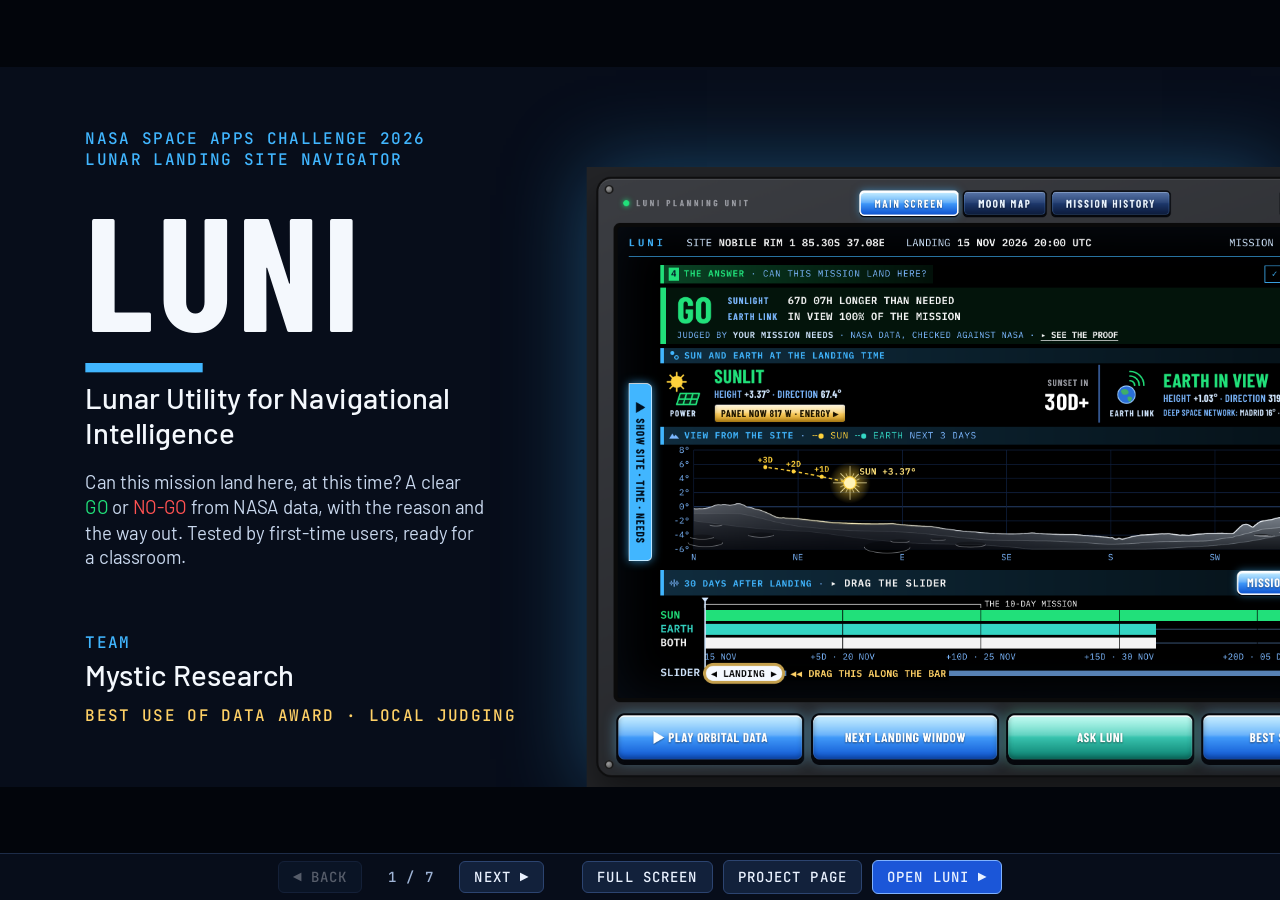
<file: slides/index.html>
<!doctype html>
<html lang="en">
<head>
<meta charset="utf-8">
<meta name="viewport" content="width=device-width, initial-scale=1">
<title>LUNI · slides</title>
<meta name="description" content="LUNI, Lunar Utility for Navigational Intelligence: the seven slides of team Mystic Research, NASA Space Apps Challenge 2026.">
<link rel="preconnect" href="https://fonts.googleapis.com">
<link rel="preconnect" href="https://fonts.gstatic.com" crossorigin>
<link rel="stylesheet" href="https://fonts.googleapis.com/css2?family=Barlow+Condensed:wght@500;600;700&display=swap">
<link rel="stylesheet" href="https://fonts.googleapis.com/css2?family=Barlow:wght@400;500;600&display=swap">
<link rel="stylesheet" href="https://fonts.googleapis.com/css2?family=JetBrains+Mono:wght@400;500&display=swap">
<style>
/* the slide base every deck starts from */
* { margin: 0 }
html, body { height: 100%; background: #02050B; overflow: hidden }
body { font: 32px/1.2 sans-serif }
#stage { position: absolute; left: 0; top: 0; width: 1920px; height: 1080px; transform-origin: 0 0 }
#stage > section { width: 1920px !important; height: 1080px !important; overflow: hidden !important; box-sizing: border-box !important; position: absolute; left: 0; top: 0; isolation: isolate }
#stage > section[hidden] { display: none !important }
h1 { font-size: 96px; font-weight: 600 } h2 { font-size: 64px; font-weight: 600 } h3 { font-size: 44px; font-weight: 600 }
p, li, h1, h2, h3, td, th { overflow-wrap: break-word; text-wrap: pretty }
table { width: 100%; border-collapse: separate; border-spacing: 0; border: solid #0003; border-width: 2px 0 0 2px }
th, td { padding: .35em .6em; text-align: left; border: solid #0003; border-width: 0 2px 2px 0 }

/* the deck's own styles */
/* LUNI deck. Two tones (deep navy, cool paper), one blue from the app itself, three typefaces:
   Barlow Condensed for headings and figures, Barlow for sentences, JetBrains Mono for labels. */

.dark  { background: #070D1A; color: #C9D8EE; }
.light { background: #EEF1F5; color: #2A3750; }

.slide {
  box-sizing: border-box;
  padding: 128px 128px 160px;
  display: flex;
  flex-direction: column;
  gap: 40px;
  font-family: 'Barlow', Arial, sans-serif;
  font-size: 28px;
  line-height: 1.35;
}
.slide-cover { padding: 92px 128px; gap: 0; }

/* headings: one size, one place, on every content slide */
.title {
  font-family: 'Barlow Condensed', 'Trebuchet MS', Arial, sans-serif;
  font-size: 88px;
  font-weight: 700;
  line-height: 1.1;
  letter-spacing: 1px;
}
.dark .title  { color: #F4F8FD; }
.light .title { color: #0A1630; }

/* small labels */
.label {
  font-family: 'JetBrains Mono', 'Courier New', monospace;
  font-size: 24px;
  font-weight: 500;
  line-height: 1.3;
  letter-spacing: 3px;
}
.dark .label  { color: #41B6FF; }
.light .label { color: #1657D0; }

.text { font-size: 28px; line-height: 1.35; }
.dark .strong  { color: #F4F8FD; }
.light .strong { color: #0A1630; }

/* footer band: one row, same place on every content slide */
.foot-l, .foot-r {
  position: absolute;
  bottom: 64px;
  font-family: 'JetBrains Mono', 'Courier New', monospace;
  font-size: 24px;
  line-height: 1.3;
  letter-spacing: 2px;
}
.foot-l { left: 128px; width: 1300px; }
.foot-r { right: 128px; width: 220px; text-align: right; }
.dark .foot-l, .dark .foot-r   { color: #7F95B8; }
.light .foot-l, .light .foot-r { color: #586680; }

/* ---- cover ---- */
.cover-shot { position: absolute; left: 880px; top: 150px; width: 1040px; height: 930px; object-fit: cover; object-position: left top; }
.cover-col { width: 700px; display: flex; flex-direction: column; flex: 1; }
.wordmark {
  font-family: 'Barlow Condensed', 'Trebuchet MS', Arial, sans-serif;
  font-size: 240px;
  font-weight: 700;
  line-height: 1;
  letter-spacing: 6px;
  color: #F4F8FD;
  margin-top: 28px;
}
.fullname { font-size: 44px; font-weight: 500; line-height: 1.2; color: #F4F8FD; margin-top: 12px; }
.cover-line { margin-top: 28px; width: 640px; }
.spacer { flex: 1; }
.team-name { font-size: 44px; font-weight: 500; line-height: 1.2; color: #F4F8FD; margin-top: 8px; }

/* ---- the challenge ---- */
.cols { display: flex; gap: 64px; }
.statement { width: 800px; font-size: 44px; font-weight: 500; line-height: 1.25; color: #0A1630; }
.col { flex: 1; display: flex; flex-direction: column; gap: 14px; }
.figure { display: flex; flex-direction: column; gap: 12px; }
.sky { width: 1664px; height: 228px; object-fit: contain; background: #000205; }

/* ---- the answer ---- */
.row { display: flex; gap: 64px; flex: 1; }
.shot-main { width: 1024px; height: 640px; object-fit: contain; }
.points { flex: 1; display: flex; flex-direction: column; justify-content: space-between; height: 640px; }
.point { display: flex; flex-direction: column; gap: 8px; }

/* ---- when the plan slips ---- */
.pair { display: flex; gap: 64px; }
.way { flex: 1; display: flex; flex-direction: column; gap: 10px; }
.way-text { height: 114px; }
.shot-way { width: 780px; height: 424px; object-fit: contain; margin-top: 8px; }
.shot-energy { width: 576px; height: 130px; object-fit: contain; box-shadow: 0px 16px 60px rgba(65, 182, 255, 0.3); }

/* ---- all seven objectives, with the moving picture of the other features ---- */
.more-row { display: flex; gap: 56px; }
.shot-more { width: 992px; height: 620px; object-fit: contain; box-shadow: 0px 24px 90px rgba(65, 182, 255, 0.3); }
.objs { flex: 1; height: 620px; display: flex; flex-direction: column; justify-content: space-between; }
.obj { display: flex; flex-direction: column; gap: 2px; }

/* ---- tables ---- */
.grid { width: 100%; font-family: 'Barlow', Arial, sans-serif; font-size: 28px; }
.light .grid { color: #2A3750; }
.light .grid th { color: #1657D0; }
.light .grid .k { color: #0A1630; }
.grid-lg { font-size: 30px; }
.note { width: 1200px; }

/* ---- NASA data ---- */
.data-row { display: flex; gap: 64px; }
.data-left { width: 1040px; display: flex; flex-direction: column; gap: 32px; }
.data-right { width: 560px; display: flex; flex-direction: column; gap: 14px; }
.shot-moon { width: 560px; height: 520px; object-fit: cover; }
.light .cap { font-family: 'JetBrains Mono', 'Courier New', monospace; font-size: 24px; line-height: 1.3; letter-spacing: 1px; color: #586680; }

/* ---- proof ---- */
.proof-body { display: flex; flex-direction: column; justify-content: space-between; flex: 1; }
.nums { display: grid; grid-template-columns: repeat(4, 1fr); gap: 40px; }
.num-box { display: flex; flex-direction: column; gap: 14px; }
.num {
  font-family: 'Barlow Condensed', 'Trebuchet MS', Arial, sans-serif;
  font-size: 104px;
  font-weight: 600;
  line-height: 1;
  color: #41B6FF;
}
.rule { border-top: 2px solid #24365A; }
.three { display: grid; grid-template-columns: repeat(3, 1fr); gap: 48px; }
.cell { display: flex; flex-direction: column; gap: 10px; }
.three-qr { grid-template-columns: 1fr 1fr 1.6fr; }
.cell-qr { display: flex; gap: 28px; align-items: flex-start; }
.qr { width: 200px; height: 200px; }

/* ================= the louder pass ================= */

/* the accent slide: the app's blue, full bleed */
.accent { background: #1657D0; color: #DCE9FF; }
.accent .title { color: #FFFFFF; }
.accent .statement { color: #FFFFFF; }
.accent .label { color: #BFE0FF; }
.accent .strong { color: #FFFFFF; }
.accent .foot-l, .accent .foot-r { color: #BFD3F5; }

/* a short bar above every title, and under the name on the cover */
.bar { position: absolute; left: 128px; top: 84px; width: 112px; height: 12px; }
.dark .bar { background: #41B6FF; }
.light .bar { background: #1657D0; }
.accent .bar { background: #FFFFFF; }
.cover-bar { width: 176px; height: 14px; background: #41B6FF; margin-top: 22px; }

/* the two words that matter, in the app's own status colors (the word itself always says which) */
.go { color: #21E07A; }
.nogo { color: #FF5252; }
.dark .label-nogo { color: #FF5252; }

/* screenshots lift off the dark slides */
.cover-shot { box-shadow: 0px 0px 120px rgba(65, 182, 255, 0.34); }
.shot-main, .shot-way { box-shadow: 0px 24px 90px rgba(65, 182, 255, 0.3); }
.accent .sky { box-shadow: 0px 24px 60px rgba(3, 14, 46, 0.55); }
.shot-moon { box-shadow: 0px 20px 50px rgba(10, 22, 48, 0.3); }

/* tables: a solid header band and tinted alternate rows */
.light .grid .head { background: #1657D0; }
.light .grid .head th { color: #FFFFFF; }
.light .grid .alt { background: #DDE5F0; }

/* the four proof figures, each under its own rule */
.num-box { border-top: 6px solid #41B6FF; padding-top: 22px; }
.num { font-weight: 700; }

/* arrival: blocks rise in one after another, all within a second */
@keyframes rise {
  from { opacity: 0; transform: translateY(32px); }
}
.in { animation: rise 520ms both; animation-delay: calc(var(--i) * 130ms); }
@keyframes wide {
  from { opacity: 0; transform: scale(0.96); }
}
.in-shot { animation: wide 700ms both; animation-delay: 150ms; }

/* ================= the selling pass (after the local award) ================= */
.award { margin-top: 18px; color: #FFD166; }
.dark .award { color: #FFD166; }

/* NASA data and its checks on one slide */
.data-left-w { width: 880px; gap: 28px; }
.checks { flex: 1; display: grid; grid-template-columns: 1fr 1fr; gap: 36px 40px; align-content: space-between; }
.light .num { color: #1657D0; font-size: 92px; }
.light .num-box { border-top-color: #1657D0; padding-top: 18px; gap: 10px; }

/* who it is for */
.who-row { display: flex; gap: 64px; }
.shot-tour { width: 592px; height: 370px; object-fit: cover; box-shadow: 0px 24px 90px rgba(65, 182, 255, 0.3); }
.who { flex: 1; height: 370px; display: flex; flex-direction: column; justify-content: space-between; }


/* the bar under the slide */
#bar { position: fixed; left: 0; right: 0; bottom: 0; height: 46px; display: flex; align-items: center; justify-content: center; gap: 10px;
  background: #070D1A; border-top: 1px solid #1D2C48; font: 500 14px/1 'JetBrains Mono', Consolas, monospace; letter-spacing: .08em; color: #9FB4D6 }
#bar button, #bar a { font: inherit; letter-spacing: inherit; color: #EAF2FF; background: #12213B; border: 1px solid #2C4470; border-radius: 6px;
  height: 32px; padding: 0 14px; cursor: pointer; text-decoration: none; display: inline-flex; align-items: center }
#bar button:hover, #bar a:hover { background: #1B56D8; border-color: #7FB2FF }
#bar button:disabled { opacity: .35; cursor: default; background: #12213B; border-color: #2C4470 }
#bar a.go { background: #1B56D8; border-color: #7FB2FF }
#count { min-width: 5.5em; text-align: center }
#bar .gap { width: 18px }
@media (max-width: 640px) { #bar .wide { display: none } #bar { gap: 6px } #bar button, #bar a { padding: 0 10px } }
</style>
</head>
<body>
<div id="stage">
<section id="cover" class="slide slide-cover dark" data-transition="fade">
<img class="cover-shot in-shot" src="img/go.png" alt="The LUNI main screen showing a GO verdict for Nobile Rim 1, with the Sun and Earth readouts, the view from the site and the mission plan">
<div class="cover-col">
<p class="label">NASA SPACE APPS CHALLENGE 2026</p>
<p class="label">LUNAR LANDING SITE NAVIGATOR</p>
<h1 class="wordmark in" style="--i:0">LUNI</h1>
<div class="cover-bar in" style="--i:1"></div>
<p class="fullname in" style="--i:2">Lunar Utility for Navigational Intelligence</p>
<p class="text cover-line in" style="--i:3">Can this mission land here, at this time? A clear <span class="go">GO</span> or <span class="nogo">NO-GO</span> from NASA data, with the reason and the way out. Tested by first-time users, ready for a classroom.</p>
<div class="spacer"></div>
<p class="label">TEAM</p>
<p class="team-name">Mystic Research</p>
<p class="label award">BEST USE OF DATA AWARD · LOCAL JUDGING</p>
</div>
</section>
<section id="challenge" class="slide accent" data-transition="fade">
<div class="bar"></div>
<h2 class="title">THE CHALLENGE</h2>
<div class="cols">
<p class="statement in" style="--i:0">At the Moon’s south pole the Sun only skims the horizon. One hill, or one day of delay, can take away a lander’s power or its link to Earth.</p>
<div class="col in" style="--i:1">
<p class="label">FROM THE CHALLENGE STATEMENT</p>
<p class="text">“…create an intuitive tool or application that lets mission planners, educators, and the public compare landing sites and dates quickly, visualizing Sun and Earth positions relative to the horizon to assess power generation potential and direct-to-Earth communication windows.”</p>
<p class="text strong">Today that takes several specialist tools: Quickmap, Moon Trek and JPL Horizons.</p>
</div>
</div>
<div class="figure in" style="--i:2">
<img class="sky" src="img/skyline-25-days.gif" alt="Moving picture of LUNI’s view from the landing site over 25 days: the Sun travels all the way round just above the terrain skyline and dips behind the hills, while the Earth stays low in one place and sinks behind the ground">
<p class="label">LUNI’S VIEW FROM NOBILE RIM 1 · THE SUN AND THE EARTH OVER 25 DAYS, FROM 15 NOV 2026</p>
</div>
<p class="foot-r">02 / 07</p>
</section>
<section id="answer" class="slide dark" data-transition="fade">
<div class="bar"></div>
<h2 class="title">ONE ANSWER: <span class="go">GO</span> OR <span class="nogo">NO-GO</span></h2>
<div class="row">
<img class="shot-main in-shot" src="img/no-go.png" alt="The LUNI main screen: a NO-GO for Nobile Rim 1 on 14 November 2026 because there is no Earth link at landing, with the Sun and Earth readouts, the skyline view and the 30-day mission plan">
<div class="points">
<div class="point in" style="--i:1">
<p class="label">01 · THE VERDICT, AND THE WAY OUT</p>
<p class="text"><span class="nogo">NO-GO</span> at Nobile Rim 1 on 14 Nov 2026: no Earth link at landing. The fixes are buttons in the same strip, and a line says what the verdict rests on.</p>
</div>
<div class="point in" style="--i:2">
<p class="label">02 · SUN AND EARTH ON THE REAL SKYLINE</p>
<p class="text">The view from the site, countdowns to sunset and earthrise, and thirty days hour by hour.</p>
</div>
<div class="point in" style="--i:3">
<p class="label">03 · ENERGY, HOUR BY HOUR</p>
<img class="shot-energy" src="img/energy.png" alt="LUNI’s energy panel: enough energy; a 2 square meter panel gives 817 watts in full Sun and collects 196 kilowatt-hours over the 10-day mission, the lander uses 48, and no battery is needed">
<p class="text">What the panel collects, what the lander uses, and the battery in between.</p>
</div>
</div>
</div>
<p class="foot-r">03 / 07</p>
</section>
<section id="slips" class="slide dark" data-transition="fade">
<div class="bar"></div>
<h2 class="title">PLAN SLIPS? TWO WAYS OUT</h2>
<div class="pair">
<div class="way in" style="--i:0">
<p class="label">KEEP THE DATE, MOVE THE SITE</p>
<p class="text way-text">Best Site Finder checks the ground around the site: <span class="go">green</span> works, the star is the best spot. It also places solar panels on the sunniest squares.</p>
<img class="shot-way" src="img/best-site-finder.gif" alt="Moving picture of the Best Site Finder: the finished map with the best spot starred, then the map around Nobile Rim 1 fills in square by square, mostly dark red with a group of green squares; the best spot is starred 2.36 km away, the lander moves there, and a new scan starts around it">
</div>
<div class="way in" style="--i:2">
<p class="label">KEEP THE SITE, MOVE THE DATE</p>
<p class="text way-text">Next Landing Window jumps to the next time that works. A before-and-after box shows what changed: here a <span class="nogo">NO-GO</span> became a <span class="go">GO</span>.</p>
<img class="shot-way" src="img/before-and-after.png" alt="LUNI’s before-and-after box: 14 November 2026 was a NO-GO and 15 November is a GO, with sunlight, time without Sun, Earth link and energy for both and the change in each">
</div>
</div>
<p class="foot-r">04 / 07</p>
</section>
<section id="objectives" class="slide dark" data-transition="fade">
<div class="bar"></div>
<h2 class="title">ALL SEVEN OBJECTIVES, AND MORE</h2>
<div class="more-row">
<img class="shot-more in-shot" src="img/more-features.gif" alt="Moving picture of eight more LUNI screens, each with its name: the Moon map with the sunlight layer, the Moon map with the water ice layer, mission history with six real landings, the 3D view from the surface, ASK LUNI answering a typed question, mission windows for 12 months, the operations plan, and the guided tutorial">
<div class="objs">
<div class="obj in" style="--i:1"><p class="label">SITES AND COMPARISON</p><p class="text strong">14 sites, any point, side-by-side boxes</p></div>
<div class="obj in" style="--i:1"><p class="label">DATES AND TIMES</p><p class="text strong">Every good landing day for 12 months</p></div>
<div class="obj in" style="--i:2"><p class="label">SUN AND EARTH ON THE HORIZON</p><p class="text strong">Real terrain skyline, with countdowns</p></div>
<div class="obj in" style="--i:2"><p class="label">POWER AND COMMUNICATION</p><p class="text strong">Energy in kWh, Earth link, eclipses</p></div>
<div class="obj in" style="--i:3"><p class="label">MORE THAN ONE VIEW</p><p class="text strong">Moon map layers, 3D view, OpenSpace link</p></div>
<div class="obj in" style="--i:3"><p class="label">CHANGE OVER TIME</p><p class="text strong">Operations plan, six real landings</p></div>
<div class="obj in" style="--i:4"><p class="label">EVERY SKILL LEVEL</p><p class="text strong">Tutorial, classroom lesson, ASK LUNI by voice</p></div>
</div>
</div>
<p class="foot-r">05 / 07</p>
</section>
<section id="nasa-data" class="slide light" data-transition="fade">
<div class="bar"></div>
<h2 class="title">NASA DATA, CHECKED</h2>
<div class="data-row">
<div class="data-left data-left-w">
<table class="grid">
<tr class="head"><th style="width:40%">NASA data</th><th style="width:60%">What LUNI uses it for</th></tr>
<tr><td class="k">NAIF SPICE (DE440)</td><td>Sun and Earth positions, 2023 to 2035</td></tr>
<tr class="alt"><td class="k">LRO LOLA elevation</td><td>Skylines, slopes, scans, map layers</td></tr>
<tr><td class="k">LRO Diviner</td><td>Temperature and water-ice stability</td></tr>
<tr class="alt"><td class="k">NAIF station kernels</td><td>Deep Space Network sites in view</td></tr>
<tr><td class="k">LRO Wide Angle Camera</td><td>The picture of the Moon</td></tr>
</table>
<p class="text strong">The app names its NASA source on screen every time it calculates, with a link. No data is generated by AI.</p>
<p class="text">Every listed landing site was checked against its source: IM-2, IM-1, Blue Ghost 1, SLIM and Chang’e 6 match NASA’s LRO camera team.</p>
<p class="text">The data is NASA’s, and it is checked. GO or NO-GO is the planner’s own mission needs applied to it, and the planner can change them.</p>
</div>
<div class="checks">
<div class="num-box in" style="--i:0"><p class="num">0.0007°</p><p class="text">Largest gap from NASA JPL Horizons, over 1,110 Sun and Earth positions.</p></div>
<div class="num-box in" style="--i:1"><p class="num">347 h</p><p class="text">Daylight LUNI finds for Blue Ghost Mission 1. Firefly reported 346 h.</p></div>
<div class="num-box in" style="--i:2"><p class="num">0.99</p><p class="text">Match of LUNI’s polar sunlight maps with NASA’s LOLA maps, both poles.</p></div>
<div class="num-box in" style="--i:3"><p class="num">99.1%</p><p class="text">Same “never sunlit” answer as NASA’s south pole map. North: 98.9%.</p></div>
</div>
</div>
<p class="foot-r">06 / 07</p>
</section>
<section id="proof" class="slide dark">
<div class="bar"></div>
<h2 class="title">TESTED, AND READY TO TEACH</h2>
<div class="proof-body">
<div class="who-row">
<img class="shot-tour in-shot" src="img/lesson-sketch.png" alt="The sketch that opens LUNI’s classroom lesson: on the left a lander sees the Sun for power and the Earth for its radio link, a GO; on the right a hill hides the Earth, a NO-GO">
<div class="who">
<div class="point in" style="--i:1"><p class="label">FIVE FIRST-TIME TESTERS</p><p class="text">Friends and family ran our six-task test cold: <span class="strong">four of the five scored 6 of 6</span>, the fastest in under 8 minutes. What their reports showed was built the same evening.</p></div>
<div class="point in" style="--i:2"><p class="label">A CLASSROOM LESSON, REVIEWED BY TEACHERS</p><p class="text">45 minutes, a worksheet, an answer key, and a checklist for a teacher who has never taught science. Rewritten around their feedback.</p></div>
<div class="point in" style="--i:3"><p class="label">ONE OF THOSE TEACHERS</p><p class="text strong">“It’s really incredible, can’t wait to see where this goes.”</p></div>
</div>
</div>
<hr class="rule">
<div class="three three-qr">
<div class="cell">
<p class="label">WHO IT IS FOR</p>
<p class="text">Mission planners re-checking a slipped launch. Teachers and students. Anyone curious: ASK LUNI answers a typed or spoken question.</p>
</div>
<div class="cell">
<p class="label">USE OF AI</p>
<p class="text">The code was written by an AI assistant (Claude) under our direction. No data, images or video were generated by AI.</p>
</div>
<div class="cell-qr">
<img class="qr" src="img/qr.png" alt="QR code that opens LUNI at galileoleosolis.github.io/LUNI">
<div class="cell">
<p class="label">TRY IT · SCAN THE CODE</p>
<p class="text strong">galileoleosolis.github.io/LUNI</p>
<p class="text">Lesson and timeline: /LUNI/about</p>
</div>
</div>
</div>
</div>
<p class="foot-r">07 / 07</p>
</section>
</div>
<div id="bar">
<button id="prev" aria-label="Previous slide">&#9664; BACK</button>
<span id="count" aria-live="polite">1 / 7</span>
<button id="next" aria-label="Next slide">NEXT &#9654;</button>
<span class="gap"></span>
<button id="full" class="wide">FULL SCREEN</button>
<a class="wide" href="../about/">PROJECT PAGE</a>
<a class="go" href="../">OPEN LUNI &#9654;</a>
</div>
<script>
(function () {
  var stage = document.getElementById("stage"), slides = [].slice.call(stage.children), at = 0;
  var prev = document.getElementById("prev"), next = document.getElementById("next"), count = document.getElementById("count");
  function fit() {
    var w = innerWidth, h = innerHeight - 46, s = Math.min(w / 1920, h / 1080);
    stage.style.transform = "translate(" + Math.round((w - 1920 * s) / 2) + "px," + Math.round((h - 1080 * s) / 2) + "px) scale(" + s + ")";
  }
  function show(i, quiet) {
    at = Math.max(0, Math.min(slides.length - 1, i));
    slides.forEach(function (s, k) { s.hidden = k !== at; });
    count.textContent = (at + 1) + " / " + slides.length;
    prev.disabled = at === 0; next.disabled = at === slides.length - 1;
    if (!quiet) try { history.replaceState(null, "", "#" + (at + 1)); } catch (e) {}
  }
  function fromHash() { var n = parseInt(location.hash.slice(1), 10); show(n >= 1 ? n - 1 : 0, true); }
  prev.onclick = function () { show(at - 1); };
  next.onclick = function () { show(at + 1); };
  stage.onclick = function (e) { show(at + (e.clientX < innerWidth * 0.25 ? -1 : 1)); };
  addEventListener("keydown", function (e) {
    if (e.key === "ArrowRight" || e.key === "PageDown" || e.key === " " || e.key === "Enter") { e.preventDefault(); show(at + 1); }
    else if (e.key === "ArrowLeft" || e.key === "PageUp" || e.key === "Backspace") { e.preventDefault(); show(at - 1); }
    else if (e.key === "Home") show(0);
    else if (e.key === "End") show(slides.length - 1);
  });
  var x0 = null;
  addEventListener("touchstart", function (e) { x0 = e.touches[0].clientX; }, { passive: true });
  addEventListener("touchend", function (e) {
    if (x0 === null) return;
    var dx = e.changedTouches[0].clientX - x0; x0 = null;
    if (Math.abs(dx) > 50) show(at + (dx < 0 ? 1 : -1));
  }, { passive: true });
  var full = document.getElementById("full");
  if (!document.documentElement.requestFullscreen) full.hidden = true;
  full.onclick = function () {
    if (document.fullscreenElement) document.exitFullscreen();
    else document.documentElement.requestFullscreen().catch(function () {});
  };
  addEventListener("resize", fit);
  addEventListener("hashchange", fromHash);
  fit(); fromHash();
})();
</script>
</body>
</html>
</file>
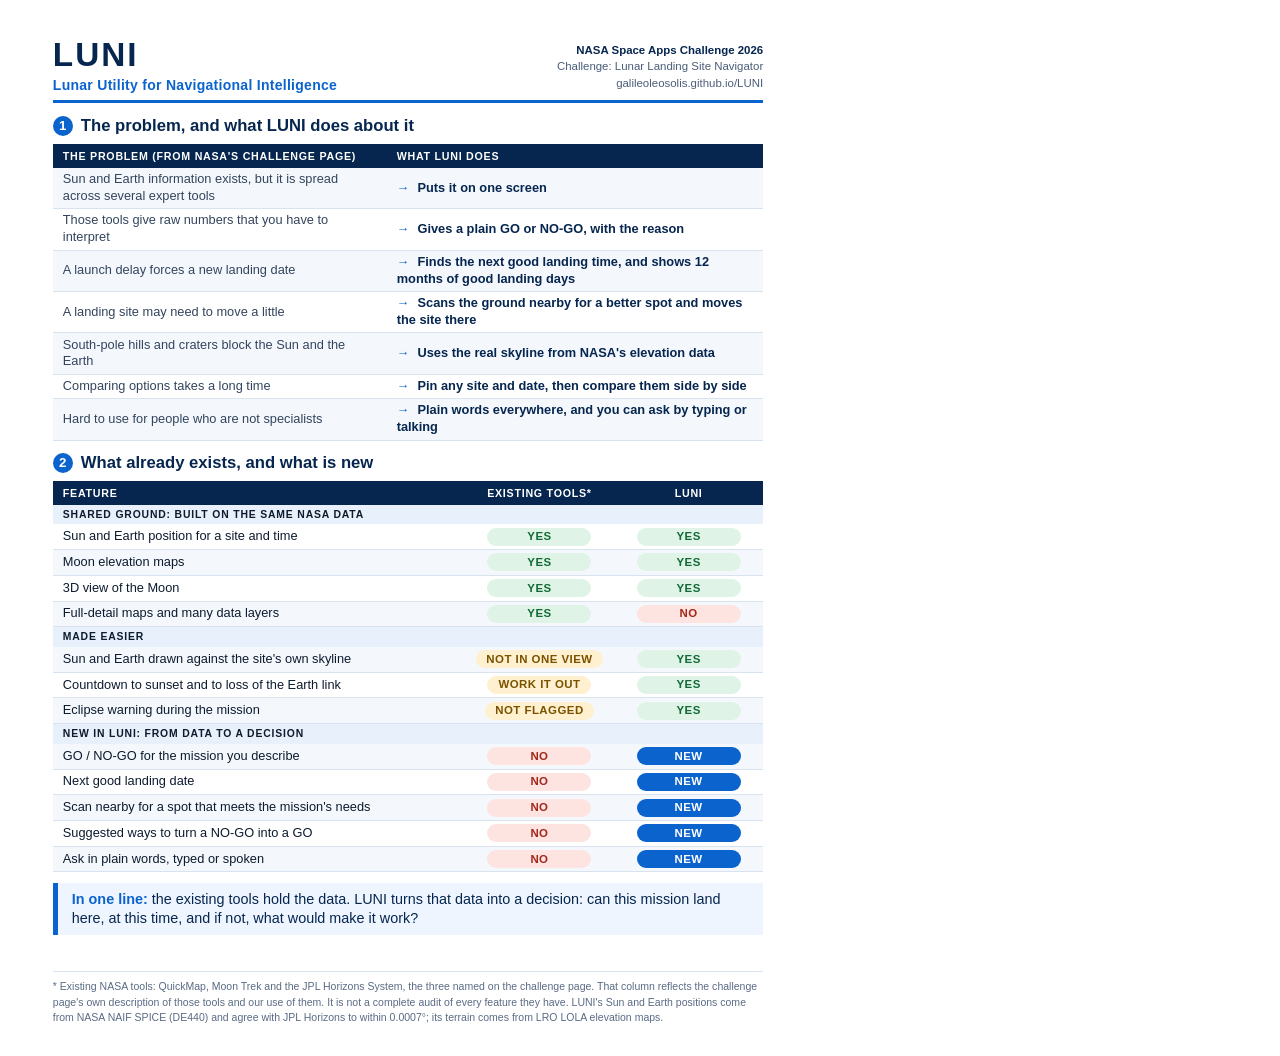
<file: docs/LUNI-problem-and-solution.html>
<!doctype html>
<html lang="en"><head><meta charset="utf-8"><title>LUNI: the problem, the solution, and what is new</title>
<style>
  @page { size: Letter; margin: 0; }
  * { box-sizing: border-box; }
  html, body { margin: 0; }
  body { font-family: "Inter", "Noto Sans", "Liberation Sans", "DejaVu Sans", Arial, sans-serif; color: #0d1b2e; font-size: 9.6pt; line-height: 1.32; -webkit-print-color-adjust: exact; print-color-adjust: exact; }
  .page { width: 8.5in; height: 11in; padding: 0.4in 0.55in 0.32in; overflow: hidden; display: flex; flex-direction: column; }
  footer { margin-top: auto; }
  header { display: flex; justify-content: space-between; align-items: flex-end; border-bottom: 3px solid #0b63ce; padding-bottom: 8px; margin-bottom: 12px; }
  h1 { margin: 0; font-size: 25pt; letter-spacing: .06em; color: #06264f; line-height: 1; }
  h1 span { display: block; margin-top: 6px; font-size: 10.5pt; font-weight: 600; letter-spacing: .02em; color: #0b63ce; }
  .ctx { text-align: right; font-size: 8.6pt; color: #4a5d78; line-height: 1.45; }
  .ctx b { color: #06264f; }
  h2 { margin: 0 0 7px; font-size: 12.5pt; color: #06264f; display: flex; align-items: center; gap: 8px; }
  h2 i { font-style: normal; display: inline-grid; place-items: center; width: 20px; height: 20px; border-radius: 50%; background: #0b63ce; color: #fff; font-size: 10pt; font-weight: 700; }
  table { width: 100%; border-collapse: collapse; margin-bottom: 11px; }
  th { text-align: left; font-size: 8pt; letter-spacing: .07em; text-transform: uppercase; color: #fff; background: #06264f; padding: 5px 10px; }
  td { padding: 3.3px 10px; vertical-align: middle; border-bottom: 1px solid #d9e2ef; }
  tr:nth-child(even) td { background: #f4f8fd; }
  .ps td:first-child { width: 47%; color: #33445c; }
  .ps td:last-child { font-weight: 600; color: #06264f; }
  .ps td:last-child::before { content: "→"; color: #0b63ce; font-weight: 700; margin-right: 8px; }
  .fx th:nth-child(2), .fx th:nth-child(3), .fx td:nth-child(2), .fx td:nth-child(3) { text-align: center; width: 21%; }
  .fx td:first-child { color: #0d1b2e; }
  .pill { display: inline-block; min-width: 104px; padding: 1.5px 10px; border-radius: 999px; font-size: 8.6pt; font-weight: 700; letter-spacing: .04em; }
  .yes { background: #dff3e6; color: #116a36; } .no { background: #fde4e1; color: #a3271a; } .part { background: #fff1cf; color: #7a5200; } .new { background: #0b63ce; color: #fff; }
  .band td { background: #e8f0fb !important; font-size: 7.8pt; font-weight: 700; letter-spacing: .08em; text-transform: uppercase; color: #0b63ce; padding: 3px 10px; border-bottom: none; }
  .take { margin: 0 0 8px; padding: 7px 14px; border-left: 5px solid #0b63ce; background: #eef5ff; font-size: 10.8pt; color: #06264f; }
  .take b { color: #0b63ce; }
  footer { font-size: 7.9pt; color: #5a6b84; line-height: 1.45; border-top: 1px solid #d9e2ef; padding-top: 7px; }
</style></head><body><div class="page">
<header>
  <h1>LUNI<span>Lunar Utility for Navigational Intelligence</span></h1>
  <div class="ctx"><b>NASA Space Apps Challenge 2026</b><br>Challenge: Lunar Landing Site Navigator<br>galileoleosolis.github.io/LUNI</div>
</header>

<h2><i>1</i>The problem, and what LUNI does about it</h2>
<table class="ps">
  <tr><th>The problem (from NASA's challenge page)</th><th>What LUNI does</th></tr>
  <tr><td>Sun and Earth information exists, but it is spread across several expert tools</td><td>Puts it on one screen</td></tr>
  <tr><td>Those tools give raw numbers that you have to interpret</td><td>Gives a plain GO or NO-GO, with the reason</td></tr>
  <tr><td>A launch delay forces a new landing date</td><td>Finds the next good landing time, and shows 12 months of good landing days</td></tr>
  <tr><td>A landing site may need to move a little</td><td>Scans the ground nearby for a better spot and moves the site there</td></tr>
  <tr><td>South-pole hills and craters block the Sun and the Earth</td><td>Uses the real skyline from NASA's elevation data</td></tr>
  <tr><td>Comparing options takes a long time</td><td>Pin any site and date, then compare them side by side</td></tr>
  <tr><td>Hard to use for people who are not specialists</td><td>Plain words everywhere, and you can ask by typing or talking</td></tr>
</table>

<h2><i>2</i>What already exists, and what is new</h2>
<table class="fx">
  <tr><th>Feature</th><th>Existing tools*</th><th>LUNI</th></tr>
  <tr class="band"><td colspan="3">Shared ground: built on the same NASA data</td></tr>
  <tr><td>Sun and Earth position for a site and time</td><td><span class="pill yes">YES</span></td><td><span class="pill yes">YES</span></td></tr>
  <tr><td>Moon elevation maps</td><td><span class="pill yes">YES</span></td><td><span class="pill yes">YES</span></td></tr>
  <tr><td>3D view of the Moon</td><td><span class="pill yes">YES</span></td><td><span class="pill yes">YES</span></td></tr>
  <tr><td>Full-detail maps and many data layers</td><td><span class="pill yes">YES</span></td><td><span class="pill no">NO</span></td></tr>
  <tr class="band"><td colspan="3">Made easier</td></tr>
  <tr><td>Sun and Earth drawn against the site's own skyline</td><td><span class="pill part">NOT IN ONE VIEW</span></td><td><span class="pill yes">YES</span></td></tr>
  <tr><td>Countdown to sunset and to loss of the Earth link</td><td><span class="pill part">WORK IT OUT</span></td><td><span class="pill yes">YES</span></td></tr>
  <tr><td>Eclipse warning during the mission</td><td><span class="pill part">NOT FLAGGED</span></td><td><span class="pill yes">YES</span></td></tr>
  <tr class="band"><td colspan="3">New in LUNI: from data to a decision</td></tr>
  <tr><td>GO / NO-GO for the mission you describe</td><td><span class="pill no">NO</span></td><td><span class="pill new">NEW</span></td></tr>
  <tr><td>Next good landing date</td><td><span class="pill no">NO</span></td><td><span class="pill new">NEW</span></td></tr>
  <tr><td>Scan nearby for a spot that meets the mission's needs</td><td><span class="pill no">NO</span></td><td><span class="pill new">NEW</span></td></tr>
  <tr><td>Suggested ways to turn a NO-GO into a GO</td><td><span class="pill no">NO</span></td><td><span class="pill new">NEW</span></td></tr>
  <tr><td>Ask in plain words, typed or spoken</td><td><span class="pill no">NO</span></td><td><span class="pill new">NEW</span></td></tr>
</table>

<div class="take"><b>In one line:</b> the existing tools hold the data. LUNI turns that data into a decision: can this mission land here, at this time, and if not, what would make it work?</div>

<footer>* Existing NASA tools: QuickMap, Moon Trek and the JPL Horizons System, the three named on the challenge page. That column reflects the challenge page's own description of those tools and our use of them. It is not a complete audit of every feature they have. LUNI's Sun and Earth positions come from NASA NAIF SPICE (DE440) and agree with JPL Horizons to within 0.0007°; its terrain comes from LRO LOLA elevation maps.</footer>
</div></body></html>
</file>
<file: css/style.css>
/* LUNI — mission-console screen inside a rugged field unit */
@font-face { font-family: "Plex Mono"; font-weight: 400; font-display: swap; src: url("../assets/fonts/ibm-plex-mono-latin-400-normal.woff2") format("woff2"); }
@font-face { font-family: "Plex Mono"; font-weight: 600; font-display: swap; src: url("../assets/fonts/ibm-plex-mono-latin-600-normal.woff2") format("woff2"); }
@font-face { font-family: "Barlow Cond"; font-weight: 600; font-display: swap; src: url("../assets/fonts/barlow-condensed-latin-600-normal.woff2") format("woff2"); }
@font-face { font-family: "Barlow Cond"; font-weight: 700; font-display: swap; src: url("../assets/fonts/barlow-condensed-latin-700-normal.woff2") format("woff2"); }

:root {
  color-scheme: dark;
  /* palette: --amb is the main text color, --dim its quiet version, --faint/--grid/--fill the dark tints,
     --acc the accent for step numbers, --key-* the highlighted key. Status colors (--grn, --red) stay fixed. */
  --amb: #d2e7ff; --dim: #7cb8ff; --faint: #15294f; --grid: #10203f; --grid0: #3f69b0; --fill: #0b1834; --quiet: #5f8fd6;
  --acc: #ffffff; --acc-ink: #06122a; --key-a: #4aa8ff; --key-b: #1b6cf0; --key-ink: #fff; --glow: 90, 160, 255;
  --hi: #41b6ff;      /* the vivid blue: names of things, active frames */
  --grn: #21e07a; --red: #ff3d3d; --cy: #35d6c4; --wht: #f4f4f4; --key-y: #ffd166;
  --mono: "Plex Mono", "Cascadia Mono", Consolas, "DejaVu Sans Mono", monospace;
  --cond: "Barlow Cond", "Arial Narrow", "Roboto Condensed", Arial, sans-serif;
}
/* Alternative palettes (add ?palette=ice etc. to the address to preview one). */
html[data-palette="ice"] {
  --amb: #d3e4f4; --dim: #6c8298; --faint: #141d27; --grid: #101922; --grid0: #2f4253; --fill: #0a1118; --quiet: #45586a;
  --acc: #d3e4f4; --acc-ink: #000; --key-a: #eef3f8; --key-b: #b7c3d0; --key-ink: #10151b; --glow: 150, 200, 255; --cy: #4d8dff; --key-y: #ffd166;
}
html[data-palette="mono"] {
  --amb: #efece6; --dim: #8b877f; --faint: #1c1b19; --grid: #171614; --grid0: #403d39; --fill: #0e0d0c; --quiet: #5a5751;
  --acc: #ff6b35; --acc-ink: #000; --key-a: #ff8355; --key-b: #e2501c; --key-ink: #160600; --glow: 255, 255, 255; --key-y: #ffd166;
}
html[data-palette="amber"] {
  --amb: #ffb000; --dim: #8a6614; --faint: #2a1f06; --grid: #1d1606; --grid0: #5a430c; --fill: #120d02; --quiet: #5c4410;
  --acc: #ffb000; --acc-ink: #000; --key-a: #ffd52e; --key-b: #e0a800; --key-ink: #111; --glow: 255, 176, 0; --cy: #5ac8ff; --key-y: #f5c400;
}

* { box-sizing: border-box; }
html, body { margin: 0; background: #232427; }
body { overflow-x: hidden; }
body { font-family: var(--mono); color: var(--amb); padding: 14px; }

/* ---------- hardware shell ---------- */
.unit { position: relative; padding: 16px 22px 20px; border-radius: 22px;
  width: calc(var(--dw, 1412) * 1px); height: calc(var(--dh, 872) * 1px); transform: scale(var(--s, 1)); transform-origin: 0 0;
  display: flex; flex-direction: column;
  background: linear-gradient(160deg, #3b3d42, #1c1d20); border: 3px solid #0e0e0f;
  box-shadow: 0 24px 50px rgba(0,0,0,.45), inset 0 2px 0 rgba(255,255,255,.08); }
.bolt { position: absolute; width: 13px; height: 13px; border-radius: 50%; background: radial-gradient(circle at 40% 35%, #a0a0a0, #303030); box-shadow: inset 0 0 0 2px #1a1a1a; }
.bolt.a { top: 9px; left: 9px; } .bolt.b { top: 9px; right: 9px; } .bolt.c { bottom: 9px; left: 9px; } .bolt.d { bottom: 9px; right: 9px; }
.unit-top { display: flex; justify-content: space-between; align-items: center; margin: 0 14px 10px; font-family: var(--cond); font-weight: 700; font-size: 13px; letter-spacing: .3em; color: #9a9ca3; }
.led { display: inline-block; width: 9px; height: 9px; border-radius: 50%; background: var(--grn); box-shadow: 0 0 8px var(--grn); margin-right: 10px; }
.demo { color: #ff8a3d; letter-spacing: .2em; font-size: 12px; text-align: right; }
.demo.ok { color: var(--grn); }
.unit-top .wip { color: var(--key-y); font-weight: 700; letter-spacing: .14em; }

/* ---------- screen ---------- */
.screen { flex: 1; min-height: 0; display: flex; flex-direction: column; background: #000; border: 6px solid #0a0a0a; border-radius: 10px; padding: 12px 16px 14px; box-shadow: inset 0 0 50px rgba(var(--glow), .035); font-size: 12.5px; line-height: 1.45; letter-spacing: .02em; }
.bar { display: flex; flex-wrap: wrap; gap: 4px 26px; padding-bottom: 8px; border-bottom: 1px solid var(--dim); text-transform: uppercase; }
.bar b { color: var(--wht); font-weight: 600; }
.bar .r { margin-left: auto; }
#bar-tplus { color: var(--dim); }
h3 { margin: 0 0 6px; font-size: 10.5px; font-weight: 400; color: var(--dim); letter-spacing: .12em; }
h3 .step { display: inline-block; min-width: 15px; text-align: center; margin-right: 7px; background: var(--acc); color: var(--acc-ink); font-weight: 600; letter-spacing: 0; }

.cols { flex: 1; min-height: 0; display: grid; grid-template-columns: 330px minmax(0, 1fr) 280px; grid-template-rows: minmax(0, 1fr); }
.col { padding: 12px 16px 0; min-width: 0; min-height: 0; display: flex; flex-direction: column; }
.col > * { flex: none; }
.col-site { padding-left: 0; border-right: 1px solid var(--dim); }
.col-side { padding-right: 0; border-left: 1px solid var(--dim); overflow-y: auto; scrollbar-width: thin; scrollbar-color: var(--dim) #000; }

/* globe */
.globe-wrap { position: relative; flex: 0.9 1 0 !important; min-height: 130px; max-height: 340px; }
.globe { width: 100%; height: 100%; border: 1px solid var(--faint); background: #000; overflow: hidden; touch-action: none; }
.globe canvas { display: block; cursor: grab; }
.globe.no-webgl { display: grid; place-items: center; text-align: center; padding: 20px; color: var(--dim); }
.globe-tip { position: absolute; pointer-events: none; background: var(--amb); color: #000; padding: 1px 6px; font-weight: 600; white-space: nowrap; transform: translate(12px, -24px); z-index: 2; }
.globe-key { position: absolute; left: 8px; bottom: 6px; display: flex; gap: 12px; font-size: 10px; letter-spacing: .1em; pointer-events: none; }
.k-sun { color: #ffd23c; } .k-earth { color: var(--cy); } .k-hint { color: var(--dim); font-size: 10px; letter-spacing: .06em; margin-top: 5px; }
.globe-labels { position: absolute; inset: 0; pointer-events: none; overflow: hidden; }
.globe-labels span { position: absolute; transform: translate(7px, -50%); font-size: 10px; font-weight: 600; color: #000; background: var(--amb); padding: 0 3px; line-height: 13px; white-space: nowrap; }
.globe-labels span.sel { background: var(--wht); z-index: 1; }

/* site list */
.site-list { margin-top: 4px; flex: 1.5 1 0 !important; min-height: 96px; overflow-y: auto; scrollbar-width: thin; scrollbar-color: var(--dim) #000; }
.site-list .grp { color: var(--dim); font-size: 10px; letter-spacing: .14em; margin: 6px 0 2px; }
.site-row { display: flex; justify-content: space-between; gap: 8px; width: 100%; background: none; border: none; color: var(--amb); font: inherit; text-align: left; padding: 2px 4px; cursor: pointer; text-transform: uppercase; }
.site-row:hover { background: var(--faint); outline: 1px solid var(--dim); }
.site-row.sel { background: var(--amb); color: #000; font-weight: 600; }
.site-row span:last-child { color: var(--dim); white-space: nowrap; }
.site-row.sel span:last-child { color: #000; opacity: .65; }
.site-row span:first-child { overflow: hidden; text-overflow: ellipsis; white-space: nowrap; }
.fields { display: flex; gap: 12px; margin-top: 10px; }
.fields label { flex: 1; display: flex; align-items: center; gap: 8px; color: var(--dim); font-size: 10.5px; letter-spacing: .12em; white-space: nowrap; }
.t0 { display: grid; grid-template-columns: 50px 62px 68px 1fr; gap: 5px; }
.t0 select { width: 100%; background: #000; color: var(--wht); border: 1px solid var(--amb); font: inherit; font-size: 13px; padding: 5px 4px; color-scheme: dark; border-radius: 0; cursor: pointer; }
.t0 select:focus-visible { outline: 2px solid var(--cy); outline-offset: 1px; }
input[type=number], .date { width: 100%; background: #000; color: var(--wht); border: 1px solid var(--dim); font: inherit; font-size: 13px; padding: 5px 6px; color-scheme: dark; border-radius: 0; }
input:focus-visible, button:focus-visible { outline: 2px solid var(--cy); outline-offset: 1px; }
.note { margin: 6px 0 0; min-height: 1.4em; font-size: 11px; color: var(--dim); }
.note a { color: var(--dim); }

/* big readouts (field-unit style) */
.readouts { display: grid; grid-template-columns: 1fr 1fr; font-family: var(--cond); }
.ro { padding: 0 0 6px; }
.ro + .ro { border-left: 3px solid #1c1c1c; padding-left: 24px; }
.lab { font-size: 15px; font-weight: 700; letter-spacing: .14em; color: #9a9ca3; }
.st { font-size: 40px; font-weight: 700; line-height: 1; margin: 2px 0 6px; letter-spacing: .01em; }
.st.go { color: var(--grn); } .st.nogo { color: var(--red); }
.cd { font-size: 15px; font-weight: 700; letter-spacing: .08em; color: #9a9ca3; }
.cd b { display: block; color: #fff; font-size: 48px; line-height: 1; letter-spacing: 0; font-variant-numeric: tabular-nums; }
.mini { font-family: var(--mono); font-size: 12px; color: var(--dim); margin-top: 4px; }
.mini b { color: var(--amb); font-weight: 400; }

.verdict { border-top: 3px solid #1c1c1c; border-bottom: 1px solid var(--dim); padding: 6px 0; text-transform: uppercase; font-weight: 600; }
.verdict.mission { border-top: none; margin-top: -1px; }
.verdict.go { color: var(--grn); } .verdict.caution { color: var(--key-y); } .verdict.nogo { color: var(--red); }
.verdict span { color: var(--amb); font-weight: 400; }

svg { display: block; width: 100%; }
svg text { font-family: var(--mono); }
.horizon { flex: 1 1 0 !important; min-height: 64px; margin-bottom: 8px; border-bottom: 1px solid var(--dim); padding-bottom: 8px; box-sizing: content-box; }
.verdict.mission { margin-bottom: 8px; }
.timeline { height: 112px; margin-bottom: 8px; cursor: ew-resize; touch-action: none; }
/* Headings in three voices: the name of the thing (bright), what it is (dim), and what you can do with it (white, bold, with a pointer) */
.h-t { color: var(--amb); font-weight: 600; }
.h-do { color: var(--wht); font-weight: 700; }
.h-do::before { content: "▸ "; }
#clock-head { color: var(--amb); font-weight: 600; }
.more summary .h-do { letter-spacing: .06em; }
.timeline, .timeline text { user-select: none; -webkit-user-select: none; }
#tl-handle { cursor: grab; } .timeline:active #tl-handle { cursor: grabbing; }
#tl-handle.nudge #tl-handle-box { animation: tl-nudge 1.4s ease-in-out infinite; }
@keyframes tl-nudge { 50% { fill: #fff; stroke: var(--amb); stroke-width: 4; } }
@media (prefers-reduced-motion: reduce) { #tl-handle.nudge #tl-handle-box { animation: none; } }

.calendar { height: 74px; cursor: pointer; }

/* mission needs */
.needs { display: grid; gap: 3px; }
.need { display: flex; align-items: center; gap: 6px; color: var(--dim); font-size: 10.5px; letter-spacing: .08em; white-space: nowrap; }
.need > span:first-child { flex: 1; }
.seg { display: flex; }
.seg button { background: #000; color: var(--amb); border: 1px solid var(--dim); margin-left: -1px; font: inherit; font-size: 11.5px; padding: 2px 6px; min-width: 27px; cursor: pointer; border-radius: 0; }
.seg button:hover { background: var(--faint); }
.seg button.on { background: var(--amb); color: #000; font-weight: 600; }
.windows { display: grid; gap: 2px; }
.windows button { display: flex; justify-content: space-between; gap: 8px; background: none; border: none; color: var(--amb); font: inherit; font-size: 11.5px; padding: 2px 4px; cursor: pointer; text-align: left; white-space: nowrap; }
.windows button:hover { background: var(--faint); }
.windows button.cur { color: var(--grn); }
.windows button span:last-child { color: var(--dim); }
.windows button b { font-weight: 400; color: var(--dim); }
.windows .empty { color: var(--red); }
.cmp .tag-go, .cmp .tag-nogo { font-size: 10px; font-weight: 600; padding: 0 4px; margin-right: 6px; color: #000; }
.cmp .tag-go { background: var(--grn); } .cmp .tag-nogo { background: var(--red); }

/* area scan */
.col-main { position: relative; overflow: hidden auto; scrollbar-width: thin; scrollbar-color: var(--dim) #000; }      /* nothing in the middle column may spill over the keys; it scrolls as a last resort */
/* narrow design widths: tighten the middle column so it still fits */
.tight .hero { padding: 6px 12px; gap: 6px 16px; margin-bottom: 8px; }
.tight .hero-word { font-size: 54px; }
.tight .hero-why { font-size: 13.5px; }
.tight .hero-next { font-size: 14px; padding: 3px 9px; }
.tight .timeline { height: 112px; margin-bottom: 4px; } .tight .horizon { min-height: 46px; margin-bottom: 6px; padding-bottom: 5px; }
.tight .hero-fix > span { flex: 1 1 100%; } .tight .hero-fix-list { flex-wrap: nowrap; gap: 6px; } .tight .hero-next { font-size: 12.5px; padding: 3px 7px; letter-spacing: .02em; }
.tight .st { font-size: 26px; } .tight .cd b { font-size: 32px; }
.scan { position: absolute; inset: 0; z-index: 5; background: #000; padding: 12px 16px 0; display: flex; flex-direction: column; }
.scan[hidden] { display: none; }
.scan-head { display: flex; justify-content: space-between; gap: 12px; align-items: center; border-bottom: 1px solid var(--dim); padding-bottom: 8px; color: var(--wht); font-weight: 600; text-transform: uppercase; }
.scan-head button { background: none; border: 1px solid var(--dim); color: var(--amb); font: inherit; padding: 2px 8px; cursor: pointer; white-space: nowrap; }
.scan-head button:hover { background: var(--faint); }
.scan-head-btns { display: flex; gap: 8px; flex: none; } .scan-head button.on { border-color: var(--cy); color: var(--cy); }
.scan.big { z-index: 7; padding-bottom: 10px; } .scan.big .scan-body { grid-template-columns: minmax(0, 1fr) 300px; }
html.flow #scan-big { display: none; }
.scan-body { flex: 1; min-height: 0; display: grid; grid-template-columns: minmax(0, 1fr) 270px; gap: 16px; padding-top: 12px; }
.scan-map { min-width: 0; min-height: 0; display: grid; place-items: center; }
.scan-map canvas { border: 1px solid var(--dim); cursor: crosshair; image-rendering: pixelated; }
.scan-side { overflow-y: auto; scrollbar-width: thin; scrollbar-color: var(--dim) #000; display: flex; flex-direction: column; }
.scan-side > * { flex: none; }
.scan-side h3 { margin: 10px 0 4px; }
.scan-legend.flat { display: block; }
.scan-side h3:first-child { margin-top: 0; }
.scan-side .seg button { flex: 1; }
.scan-legend { margin-top: 8px; display: grid; grid-template-columns: auto 1fr auto; gap: 2px 6px; font-size: 10px; color: var(--dim); align-items: center; }
.scan-legend i { grid-column: 1 / -1; height: 9px; display: block; }
.scan-legend span:nth-child(3) { text-align: center; }
.scan-legend b { display: inline-block; width: 10px; height: 10px; vertical-align: -1px; }
.scan-legend .ends { grid-column: 1 / -1; display: flex; flex-wrap: wrap; justify-content: space-between; gap: 0 8px; color: var(--amb); }
#scan-scale b { color: var(--wht); font-weight: 600; }
svg.lander { display: inline-block; width: 15px; height: 15px; vertical-align: -3px; color: var(--wht); }
.scan-cell .dist { color: var(--wht); font-size: 13px; }
#scan-progress { margin-top: 8px; color: var(--key-y); font-weight: 600; } #scan-progress.ok { color: var(--grn); }
.dimtxt { color: var(--dim); font-size: 10.5px; }
.scan-cell { font-size: 11.5px; line-height: 1.5; color: var(--amb); min-height: 3em; }
.scan-cell .ok { color: var(--grn); font-weight: 600; } .scan-cell .bad { color: var(--red); font-weight: 600; }
.scan-go { margin-top: 6px; background: var(--amb); color: #000; border: none; font: inherit; font-weight: 600; padding: 6px; cursor: pointer; }
.scan-go:disabled { background: var(--faint); color: var(--dim); cursor: default; }

/* right column */
.sum { border-collapse: collapse; width: 100%; }
.sum td { padding: 2px 0; color: var(--dim); }
.sum td:last-child { color: var(--wht); text-align: right; font-weight: 600; }
.compare { display: flex; flex-direction: column; gap: 6px; }
.compare .empty { color: var(--dim); }
.cmp { position: relative; border: 1px solid var(--faint); padding: 5px 7px; cursor: pointer; text-transform: uppercase; }
.cmp:hover { border-color: var(--dim); }
.cmp.best { border-color: var(--grn); }
.cmp .nm { color: var(--wht); font-weight: 600; padding-right: 18px; white-space: nowrap; overflow: hidden; text-overflow: ellipsis; }
.cmp .dt { color: var(--dim); font-size: 11px; }
.cmp .best-tag { color: #000; background: var(--grn); font-size: 10px; font-weight: 600; padding: 0 4px; margin-right: 6px; }
.cmp .rowb { display: grid; grid-template-columns: 44px 1fr 34px; gap: 6px; align-items: center; font-size: 11px; color: var(--dim); }
.cmp .rowb i { display: block; height: 5px; background: var(--faint); }
.cmp .rowb i b { display: block; height: 100%; }
.cmp .rowb span:last-child { text-align: right; color: var(--amb); }
.cmp .x { position: absolute; top: 2px; right: 2px; background: none; border: none; color: var(--dim); font: inherit; cursor: pointer; padding: 0 5px; }
.cmp .x:hover { color: var(--red); }
.help { color: var(--dim); font-size: 11px; line-height: 1.7; }
.help b { color: var(--amb); font-weight: 400; }

/* ---------- hard keys ---------- */
.keys { flex: none; display: flex; gap: 14px; margin-top: 16px; padding: 0 4px; }
.key { flex: 1; min-width: 0; height: 70px; border-radius: 12px; border: 3px solid #0d0d0d; background: linear-gradient(180deg, #4a4c52, #2a2b2f); color: #fff;
  font-family: var(--cond); font-size: 22px; font-weight: 700; letter-spacing: .06em; white-space: nowrap; cursor: pointer;
  box-shadow: 0 6px 0 #0d0d0d, inset 0 2px 0 rgba(255,255,255,.12); transition: transform .05s, box-shadow .05s; }
.key small { display: block; font-size: 11px; letter-spacing: .22em; opacity: .65; }
.key:active, .key.down { transform: translateY(4px); box-shadow: 0 2px 0 #0d0d0d, inset 0 2px 0 rgba(255,255,255,.12); }
.key.y { background: linear-gradient(180deg, var(--key-a), var(--key-b)); color: var(--key-ink); flex: 1.2; }
.key.g { flex: 1.5; }
.key.flash { background: linear-gradient(180deg, #ff5a5a, #b02020); }
.key.on { background: linear-gradient(180deg, #2bd47c, #17a05a); color: #06210f; }
.key-gap { flex: .25; }
/* the two shortcuts, repeated in the left column where the inputs are */
.side-go { flex: none; display: block; width: 100%; margin-top: 7px; font-family: var(--cond); font-size: 14.5px; font-weight: 700; letter-spacing: .05em; color: var(--key-ink); background: linear-gradient(180deg, var(--key-a), var(--key-b));
  border: 2px solid #0d0d0d; border-radius: 8px; padding: 3px 8px; cursor: pointer; white-space: nowrap; overflow: hidden; text-overflow: ellipsis; text-align: center; }
.side-go:hover { filter: brightness(1.15); } .side-go:active { transform: translateY(2px); }
.side-go.flash { background: linear-gradient(180deg, #ff5a5a, #b02020); color: #fff; }
.key[data-slip] { flex: .8; }
.key.c { flex: 1.2; background: linear-gradient(180deg, #2f8f86, #17534d); }
.tight .keys { gap: 10px; } .tight .key { font-size: 19px; letter-spacing: .04em; } .tight .key small { font-size: 10px; letter-spacing: .18em; }
.key.c.on { background: linear-gradient(180deg, #ff6b5a, #b3261c); color: #fff; }

/* ---------- left column: the site list comes first and gets the room; the Moon sits under it ---------- */
.step-head { display: flex; justify-content: space-between; align-items: center; gap: 8px; }
.step-head > span { min-width: 0; white-space: nowrap; overflow: hidden; text-overflow: ellipsis; }
.step-head .side-go { width: auto; margin: -2px 0; padding: 1px 9px; font-size: 13.5px; }
.site-list { margin-top: 0; flex: 3 1 0 !important; max-height: max-content; min-height: 120px; border: 1px solid var(--dim); padding: 0 3px 2px; scrollbar-width: auto; scrollbar-color: var(--amb) #0b0f16; }
.site-list .grp { font-size: 10px; margin: 4px 0 1px; }
.site-more { position: sticky; bottom: -2px; margin: 0 -3px -2px; padding: 2px 6px; background: #0a1322; color: var(--amb); border-top: 1px solid var(--amb); font-size: 10.5px; font-weight: 600; letter-spacing: .08em; text-align: center; pointer-events: none; }
.site-more.off { display: none; }
.globe-wrap { margin-top: 8px; flex: 1 1 0 !important; min-height: 128px; max-height: 300px; container-type: size; }
@container (max-height: 170px) { .globe-key { display: none !important; } .globe-wrap .k-hint .long { display: none; } }
.globe-wrap .k-hint { position: absolute; left: 8px; right: 92px; top: 5px; margin: 0; font-size: 9.5px; line-height: 1.35; pointer-events: none; color: var(--amb); }
.globe-wrap .k-hint b { color: var(--wht); }
.globe { border-color: var(--dim); } .globe-wrap:hover .globe { border-color: var(--amb); }
.globe-big { position: absolute; right: 6px; top: 5px; z-index: 2; background: #000; color: var(--amb); border: 1px solid var(--dim); font: inherit; font-size: 10.5px; padding: 2px 7px; cursor: pointer; white-space: nowrap; }
.globe-big:hover { background: var(--faint); } .globe-big.on { border-color: var(--cy); color: var(--cy); }
/* BIG MOON: the picture takes over the middle of the screen */
.globe-wrap.big { position: absolute; inset: 0; z-index: 6; margin: 0; max-height: none !important; background: #000; padding: 12px 16px 8px; }
.globe-wrap.big .k-hint { left: 26px; top: 20px; font-size: 12px; } .globe-wrap.big .globe-big { right: 24px; top: 18px; font-size: 13px; padding: 3px 10px; }
.globe-wrap.big .globe-key { left: 26px; top: 44px; font-size: 12px; } .globe-wrap.big .side-go { right: 24px; bottom: 18px; font-size: 15px; padding: 4px 12px; }
html.flow .globe-big { display: none; }
.globe-verdict { display: none; }
.globe-wrap.big .globe-verdict { display: block; position: absolute; left: 26px; bottom: 18px; z-index: 2; padding: 4px 12px; background: #000; border-left: 6px solid var(--red); font-size: 13px; color: var(--wht); text-transform: uppercase; pointer-events: none; max-width: 55%; }
.globe-verdict b { font-family: var(--cond); font-size: 30px; line-height: 1; color: var(--red); margin-right: 10px; vertical-align: -4px; }
.globe-verdict.go { border-left-color: var(--grn); } .globe-verdict.go b { color: var(--grn); }
.globe-wrap .side-go { position: absolute; right: 6px; bottom: 6px; z-index: 2; width: auto; max-width: calc(100% - 12px); margin: 0; padding: 2px 9px; font-size: 13px; }
.globe-key { bottom: auto !important; top: 32px; flex-direction: column; gap: 1px !important; }
/* a short confirmation that fades: "the site moved" */
.toast { position: absolute; left: 50%; top: 41px; transform: translateX(-50%); z-index: 14; max-width: 80%; background: #04140b; color: var(--grn); border: 1px solid var(--grn); padding: 4px 14px; font-size: 14px; font-weight: 600; letter-spacing: .05em; text-transform: uppercase; text-align: center; pointer-events: none; animation: toast-fade 4.5s ease-in forwards; }
.toast[hidden] { display: none; }
@keyframes toast-fade { 0%, 75% { opacity: 1; } 100% { opacity: 0; } }
html.flow .toast { position: fixed; top: 10px; }
.col-site .need { margin-top: -1px; }
html.flow .site-list { max-height: 260px; }

/* ---------- ASK LUNI: command line, talk button, answers ---------- */
.screen { position: relative; }
.comms { position: absolute; left: 10px; right: 10px; bottom: 8px; z-index: 12; background: #000; border: 1px solid var(--cy); box-shadow: 0 -10px 30px #000, 0 0 0 4px #000; padding: 10px 12px 8px; display: flex; flex-direction: column; gap: 7px; }
.comms[hidden] { display: none; }
.comms-row { display: flex; gap: 8px; align-items: stretch; }
.comms-mic { flex: none; min-width: 108px; background: var(--cy); color: #000; border: none; font: inherit; font-weight: 700; font-size: 15px; padding: 6px 14px; cursor: pointer; white-space: nowrap; }
.comms-mic.on { background: var(--red); color: #fff; animation: comms-pulse 1s ease-in-out infinite; }
.comms-mic.off { background: var(--faint); color: var(--dim); }
@keyframes comms-pulse { 50% { opacity: .6; } }
@media (prefers-reduced-motion: reduce) { .comms-mic.on { animation: none; } }
#comms-input { flex: 1; min-width: 0; background: #000; color: var(--wht); border: 1px solid var(--dim); font: inherit; font-size: 16px; padding: 6px 10px; text-transform: uppercase; letter-spacing: .04em; }
#comms-input:focus { outline: none; border-color: var(--cy); }
#comms-input::placeholder { color: var(--dim); font-size: 13px; }
.comms-opt { flex: none; background: #000; color: var(--amb); border: 1px solid var(--dim); font: inherit; font-size: 11.5px; padding: 3px 9px; cursor: pointer; white-space: nowrap; }
.comms-opt:hover { background: var(--faint); }
.comms-opt.on { border-color: var(--cy); color: var(--cy); }
.comms-opt[hidden] { display: none; }
.comms-you { color: var(--dim); font-size: 12px; text-transform: uppercase; min-height: 1.4em; overflow: hidden; text-overflow: ellipsis; white-space: nowrap; }
.comms-reply { color: var(--wht); font-size: 17px; line-height: 1.35; text-transform: uppercase; font-weight: 600; max-height: 7.2em; overflow-y: auto; scrollbar-width: thin; scrollbar-color: var(--dim) #000; }
.comms-reply.bad { color: var(--key-y); }
.comms-tips { display: flex; flex-wrap: wrap; gap: 6px; } .comms-tips[hidden] { display: none; }
.comms-tips button { background: #000; color: var(--cy); border: 1px solid var(--cy); font: inherit; font-size: 12px; padding: 2px 9px; cursor: pointer; }
.comms-tips button:hover { background: var(--cy); color: #000; }
.comms-foot { display: flex; flex-wrap: wrap; gap: 4px 12px; align-items: center; justify-content: space-between; font-size: 10.5px; color: var(--dim); letter-spacing: .04em; }
.tight .comms-reply { font-size: 15.5px; }
.os-box[hidden] { display: none; } .os-box h3.gap { margin-top: 8px; margin-bottom: 5px; }
.os-row { display: flex; flex-wrap: wrap; gap: 6px 8px; align-items: center; margin-bottom: 4px; }
#os-btn.on { background: var(--grn); color: #04210f; border-color: var(--grn); }
#os-status { text-transform: uppercase; }
.comms-reply .who { display: block; font-size: 11px; font-weight: 400; color: var(--cy); letter-spacing: .06em; }
.comms-ai { display: flex; flex-wrap: wrap; gap: 6px 8px; align-items: center; font-size: 11.5px; color: var(--dim); border-top: 1px solid var(--faint); padding-top: 7px; }
.comms-ai[hidden] { display: none; }
.comms-ai select, .comms-ai input { background: #000; color: var(--wht); border: 1px solid var(--dim); font: inherit; padding: 3px 6px; color-scheme: dark; border-radius: 0; }
.comms-ai input { flex: 1 1 220px; min-width: 0; }
.comms-ai select[hidden], #comms-ai[hidden] { display: none; }
#ai-status { color: var(--amb); text-transform: uppercase; }

.credit { margin-top: auto !important; padding-top: 14px; font-size: 9.5px; line-height: 1.5; color: var(--quiet); letter-spacing: .06em; }

/* ---------- type scale and hierarchy ----------
   Bigger text, and one clear order of importance: the verdict first, Sun/Earth second, charts third. */
.screen { font-size: 14px; line-height: 1.45; }
.bar { font-size: 13.5px; gap: 4px 30px; }
.bar .name { color: var(--wht); font-weight: 600; letter-spacing: .3em; }
#bar-tplus { color: var(--dim); }
h3 { font-size: 11.5px; letter-spacing: .1em; margin-bottom: 7px; }
h3.gap { margin-top: 16px; }
.cols { grid-template-columns: 330px minmax(0, 1fr) 316px; }
.site-list .grp { font-size: 11px; margin: 8px 0 3px; }
.site-row { padding: 3px 5px; }
.fields label { font-size: 11.5px; }
input[type=number] { font-size: 14px; }
.note { font-size: 11.5px; line-height: 1.4; }
.t0 select { font-size: 14px; }
.k-hint { font-size: 11px; }

/* the verdict */
.hero { display: flex; flex-wrap: wrap; align-items: center; gap: 10px 22px; padding: 8px 16px; margin-bottom: 12px; border-left: 8px solid var(--dim); background: var(--faint); }
.hero.go { border-color: var(--grn); background: rgba(33, 224, 122, .09); }
.hero.nogo { border-color: var(--red); background: rgba(255, 61, 61, .1); }
.hero-word { font-family: var(--cond); font-weight: 700; font-size: 68px; line-height: .95; letter-spacing: .01em; white-space: nowrap; }
.hero.go .hero-word { color: var(--grn); } .hero.nogo .hero-word { color: var(--red); }
.hero-text { min-width: 0; flex: 1 1 240px; }
.hero-title { font-size: 12px; letter-spacing: .06em; color: var(--amb); margin-bottom: 4px; }
.hero-why { font-size: 15px; font-weight: 600; color: var(--wht); line-height: 1.4; }
.hero-why .warn { display: inline-block; margin-top: 4px; padding: 1px 8px; background: var(--key-y); color: #000; font-weight: 600; }
.mini.warn { color: var(--key-y); font-weight: 600; }
/* ways out of a NO-GO: a full-width row of key-like buttons, because testers press keys and skip small text */
.hero-fix { flex: 1 1 100%; display: flex; flex-wrap: wrap; align-items: center; gap: 5px 10px; border-top: 1px solid rgba(255,255,255,.18); padding-top: 6px; padding-bottom: 2px; }
.hero-fix[hidden] { display: none; }
.hero-fix > span { font-size: 12px; font-weight: 600; letter-spacing: .06em; color: var(--wht); }
.hero-fix-list { display: flex; flex-wrap: wrap; gap: 6px 8px; }
.hero-next { font-family: var(--cond); font-size: 15px; font-weight: 700; letter-spacing: .04em; color: var(--key-ink); background: linear-gradient(180deg, var(--key-a), var(--key-b)); border: 2px solid #0d0d0d; border-radius: 8px; padding: 4px 12px; cursor: pointer; white-space: nowrap; box-shadow: 0 3px 0 #0d0d0d; }
.hero-next:hover { filter: brightness(1.15); }
.hero-next:active { transform: translateY(2px); box-shadow: 0 1px 0 #0d0d0d; }
.hero-why .next { color: var(--wht); }
.hero-next:hover { background: var(--amb); }

/* Sun and Earth: supporting detail */
.readouts { gap: 0; margin-bottom: 10px; padding-bottom: 8px; border-bottom: 1px solid var(--dim); }
.tiles-head { display: flex; justify-content: space-between; align-items: baseline; gap: 12px; }
.tiles-head h3 { min-width: 0; white-space: nowrap; overflow: hidden; text-overflow: ellipsis; }
.nasa-check { flex: none; font-size: 11px; letter-spacing: .04em; color: var(--dim); white-space: nowrap; }
.nasa-check a { color: var(--wht); font-weight: 600; margin: 0 4px; }
.nasa-check a:hover { color: var(--amb); }
.nasa-check span { color: var(--quiet); }
.ro { display: flex; justify-content: space-between; align-items: flex-end; gap: 14px; padding: 0 16px 0 0; min-width: 0; }
.ro-a { min-width: 0; }
.ro + .ro { padding: 0 0 0 18px; border-left-width: 2px; }
.lab { font-size: 13px; }
.st { font-size: 30px; margin: 1px 0 3px; }
.cd { font-size: 12.5px; text-align: right; }
.cd b { font-size: 38px; }
.cd i { display: block; font-style: normal; font-family: var(--mono); font-size: 11px; font-weight: 400; letter-spacing: .02em; color: var(--dim); white-space: nowrap; }
.mini { font-size: 11.5px; margin-top: 0; }
.horizon { margin-bottom: 10px; }

/* 3D surface view: covers the three columns */
.cols { position: relative; }
.surface { position: absolute; inset: 0; z-index: 8; background: #000; }
.surface[hidden] { display: none; }
.surface:fullscreen { inset: 0; width: 100vw; height: 100vh; height: 100dvh; font-family: var(--mono); color: var(--amb); font-size: 14px; }
.sv-canvas { position: absolute; inset: 0; }
.sv-top { position: absolute; left: 0; right: 0; top: 0; display: flex; flex-wrap: wrap; justify-content: space-between; align-items: flex-start; gap: 6px 16px; padding: 8px 10px; background: linear-gradient(180deg, rgba(0,0,0,.75), rgba(0,0,0,0)); pointer-events: none; font-size: 12px; }
.sv-top > * { pointer-events: auto; }
.sv-top b { color: var(--wht); margin-right: 12px; }
.sv-ctl { display: flex; flex-wrap: wrap; align-items: center; gap: 5px 8px; color: var(--dim); font-size: 11px; }
.sv-ctl .seg button { font-size: 11.5px; padding: 2px 6px; min-width: 0; background: rgba(0,0,0,.6); }
.sv-ctl .seg button.on { background: var(--amb); }
.sv-ctl > button, .mini-btn { background: rgba(0,0,0,.6); color: var(--wht); border: 1px solid var(--dim); font: inherit; font-size: 11.5px; padding: 2px 8px; cursor: pointer; white-space: nowrap; }
.sv-ctl > button:hover, .mini-btn:hover { background: var(--wht); color: #000; }
.mini-btn { flex: none; background: var(--wht); color: #000; border-color: var(--wht); font-weight: 600; }
.sv-status { position: absolute; left: 50%; top: 50%; transform: translate(-50%, -50%); background: #000; border: 1px solid var(--amb); padding: 10px 18px; color: var(--wht); font-weight: 600; }
.sv-bottom { position: absolute; left: 0; right: 0; bottom: 0; padding: 14px 10px 7px; background: linear-gradient(0deg, rgba(0,0,0,.75), rgba(0,0,0,0)); font-size: 11px; line-height: 1.5; color: var(--amb); pointer-events: none; }
#sv-look { color: var(--wht); font-size: 12px; }
#sv-info { color: var(--dim); }
.sv-key { color: var(--dim); } .sv-key i { display: inline-block; width: 22px; border-top: 2px solid #35d6c4; vertical-align: middle; margin-right: 4px; }
html.flow .surface { position: fixed; }

/* right column */
.need { font-size: 11.5px; letter-spacing: .02em; }
.col-site .seg button { min-width: 27px; padding: 3px 5px; }
.seg button { font-size: 13px; padding: 3px 6px; min-width: 30px; }
.windows button { font-size: 13px; padding: 3px 4px; }
.windows .empty, .compare .empty { font-size: 12.5px; line-height: 1.45; }
.sum td { font-size: 13px; padding: 3px 0; }
.cmp { padding: 6px 8px; }
.cmp .dt { font-size: 12px; }
.cmp .rowb { font-size: 12px; grid-template-columns: 48px 1fr 38px; }
.more { margin-top: 16px; border-top: 1px solid var(--faint); padding-top: 8px; }
.more summary { cursor: pointer; color: var(--amb); font-size: 11.5px; letter-spacing: .1em; }
.more summary:hover { color: var(--wht); }
.credit { font-size: 10px; }

/* ---------- first-use test mode ---------- */
.test-bar { display: flex; flex-wrap: wrap; align-items: center; gap: 8px 18px; margin: 0 auto 8px; padding: 8px 14px; background: #000; border: 1px solid var(--amb); color: var(--wht); font-size: 13.5px; line-height: 1.45; }
.test-bar[hidden], .test-overlay[hidden] { display: none; }
.test-q { flex: 1 1 420px; min-width: 0; }
.test-q b { color: var(--acc-ink); background: var(--acc); padding: 1px 6px; margin-right: 8px; white-space: nowrap; }
.test-ctl { display: flex; flex-wrap: wrap; align-items: center; gap: 6px; }
.test-ctl input { width: 150px; background: #000; color: var(--wht); border: 1px solid var(--amb); font: inherit; padding: 5px 6px; color-scheme: dark; }
.test-ctl span { color: var(--dim); font-size: 11px; }
.test-ctl .test-date { display: inline-flex; gap: 5px; }
.test-date select { background: #000; color: var(--wht); border: 1px solid var(--amb); font: inherit; padding: 5px 4px; color-scheme: dark; border-radius: 0; cursor: pointer; }
.test-opt { background: #000; color: var(--amb); border: 1px solid var(--dim); font: inherit; padding: 5px 10px; cursor: pointer; }
.test-opt:hover { background: var(--faint); }
.test-opt.on { background: var(--amb); color: #000; font-weight: 600; }
.test-btn { background: #000; color: var(--amb); border: 1px solid var(--amb); font: inherit; font-weight: 600; padding: 6px 12px; cursor: pointer; }
.test-btn.go { background: var(--grn); border-color: var(--grn); color: #04210f; }
.test-btn:disabled { background: #000; border-color: var(--dim); color: var(--dim); cursor: default; }
.test-overlay { position: fixed; inset: 0; z-index: 50; background: rgba(0, 0, 0, .88); display: grid; place-items: center; padding: 16px; overflow-y: auto; }
.test-panel { width: min(680px, 100%); background: #000; border: 1px solid var(--amb); padding: 22px 24px; color: var(--wht); font-size: 14px; line-height: 1.55; }
.test-panel h2 { margin: 0 0 12px; color: var(--amb); font-size: 17px; letter-spacing: .12em; }
.test-panel p { margin: 0 0 10px; } .test-panel ul { margin: 0 0 12px; padding-left: 20px; } .test-panel li { margin-bottom: 5px; }
.test-panel b { color: var(--amb); }
.test-panel label { display: block; margin: 12px 0 4px; color: var(--amb); }
.test-panel textarea { width: 100%; background: #000; color: var(--wht); border: 1px solid var(--dim); font: inherit; padding: 6px 8px; resize: vertical; }
.test-panel textarea:focus-visible, .test-ctl input:focus-visible { outline: 2px solid var(--cy); }
.test-report { font-size: 11.5px; white-space: pre; }
.test-rate { display: flex; gap: 6px; } .test-rate .test-opt { min-width: 44px; }
.test-actions { display: flex; flex-wrap: wrap; align-items: center; gap: 10px; margin-top: 16px; }
.test-small { color: var(--dim); font-size: 12px; }

/* ---------- sizing ----------
   Wide windows: the unit is laid out at a fixed design size (--dw x --dh) and scaled as one piece to fit the
   window (set by fitStage() in app.js), so its proportions hold and nothing can collide.
   Narrow windows (html.flow): one stacked column at natural height. */
.stage { margin: 0 auto; width: calc(var(--dw, 1412) * var(--s, 1) * 1px); height: calc(var(--dh, 872) * var(--s, 1) * 1px); }

html.flow body { padding: 6px; }
html.flow .stage { width: auto; height: auto; }
html.flow .unit { width: auto; height: auto; transform: none; padding: 12px 10px 14px; border-radius: 14px; }
html.flow .unit-top { font-size: 11px; letter-spacing: .18em; margin: 0 8px 8px; } html.flow .demo { font-size: 10px; }
html.flow .screen { padding: 10px; }
html.flow .cols { grid-template-columns: minmax(0, 1fr); grid-template-rows: auto; }
html.flow .col { padding: 12px 0 0; }
html.flow .col-site { border-right: none; border-bottom: 1px solid var(--dim); padding-bottom: 12px; }
html.flow .col-main { overflow: visible; }
html.flow .col-side { border-left: none; border-top: 1px solid var(--dim); margin-top: 12px; overflow: visible; }
html.flow .globe-wrap { flex: none !important; height: 270px; max-height: none; }
html.flow .site-list { flex: none !important; max-height: 154px; }
html.flow .horizon { flex: none !important; height: 230px; }
html.flow .bar .name { display: none; } html.flow .bar .r { margin-left: 0; }
html.flow .st { font-size: 24px; } html.flow .cd b { font-size: 30px; } html.flow .lab { font-size: 12px; } html.flow .cd { font-size: 11px; } html.flow .ro { padding-right: 8px; } html.flow .ro + .ro { padding-left: 10px; }
html.flow .readouts { grid-template-columns: minmax(0, 1fr); row-gap: 10px; } html.flow .ro + .ro { border-left: none; padding-left: 0; } html.flow .mini { white-space: normal; }
html.flow .tiles-head { display: block; } html.flow .nasa-check { margin-bottom: 6px; } html.flow .tiles-head h3 { white-space: normal; }
html.flow .ro { flex-direction: column; align-items: flex-start; gap: 4px; } html.flow .cd { text-align: left; } html.flow .cd i { white-space: normal; }
html.flow .hero { gap: 14px; padding: 10px 12px; } html.flow .hero-word { font-size: 50px; } html.flow .hero-why { font-size: 13.5px; }
html.flow .mini { font-size: 11px; white-space: nowrap; }
html.flow .keys { display: grid; grid-template-columns: repeat(4, minmax(0, 1fr)); gap: 10px; }
html.flow .key { height: 60px; font-size: 18px; } html.flow .key small { font-size: 8.5px; letter-spacing: .14em; }
html.flow .key-gap { display: none; }
html.flow #talk-btn { order: 10; grid-column: span 4; }
html.flow .comms { position: fixed; left: 6px; right: 6px; bottom: 6px; max-height: 80vh; overflow-y: auto; }
html.flow .comms-row { flex-wrap: wrap; } html.flow #comms-input { flex: 1 1 100%; order: -1; } html.flow .comms-mic { flex: 1; }
html.flow .comms-reply { font-size: 15px; max-height: none; }
html.flow #play-btn { order: 5; } html.flow #next-window-btn { order: 6; grid-column: span 2; } html.flow #pin-btn { order: 7; }
html.flow #scan-btn { order: 8; grid-column: span 2; } html.flow #next-site-btn { order: 9; grid-column: span 2; }
html.flow .scan { position: fixed; inset: 0; padding: 10px; overflow-y: auto; }
html.flow .scan-body { display: block; }
html.flow .scan-map { height: min(92vw, 60vh); margin-bottom: 12px; }
html.flow .scan-side { overflow: visible; }

/* ==================== Two columns, brighter, bigger (the user: "the blues are faded, nothing jumps, too much small text") ==================== */
.cols { grid-template-columns: 350px minmax(0, 1fr); }
.col-main { padding-right: 0; }
/* the old right column: a panel that slides over the right edge when COMPARE · MORE or PIN is pressed */
.col-side { position: absolute; top: 0; right: 0; bottom: 0; width: 400px; z-index: 9; background: #000; border-left: 2px solid var(--hi); padding: 12px 0 10px 18px; box-shadow: -24px 0 50px #000; }
.col-side[hidden] { display: none; }
.side-head { display: flex; justify-content: space-between; align-items: center; margin-bottom: 12px; padding-bottom: 8px; border-bottom: 1px solid var(--dim); color: var(--wht); font-size: 15px; letter-spacing: .08em; }
.side-head button, .more-btn { background: #000; color: var(--amb); border: 1px solid var(--dim); font: inherit; font-size: 13px; padding: 2px 10px; cursor: pointer; white-space: nowrap; }
.side-head button:hover, .more-btn:hover { background: var(--faint); color: var(--wht); }
.more-btn { margin-left: 4px; border-color: var(--hi); color: var(--hi); font-weight: 600; } .more-btn.on { background: var(--hi); color: #000; }
.more > summary { display: none; }
html.flow .col-side { position: fixed; inset: 0; width: auto; z-index: 30; padding: 12px; margin: 0; overflow-y: auto; border: none; }

/* color: names of things in the vivid blue, frames a step brighter */
.h-t { color: var(--hi); font-weight: 700; }
#clock-head { color: var(--hi); font-weight: 700; }
h3 .step { background: var(--hi); color: #001326; }
.bar { border-bottom-color: var(--hi); } .bar .name { color: var(--hi); font-weight: 700; }
.col-site { border-right-color: var(--grid0); }
.site-list { border-color: var(--grid0); } .site-row.sel { background: var(--hi); }
.seg button.on { background: var(--hi); border-color: var(--hi); }
.screen { box-shadow: inset 0 0 70px rgba(var(--glow), .09); }
.readouts, .horizon { border-bottom-color: var(--grid0); }

/* size: nothing a person has to read is under 12.5 px any more */
.screen { font-size: 15px; }
h3 { font-size: 13px; letter-spacing: .08em; margin-bottom: 8px; }
.bar { font-size: 15px; }
.site-list .grp { font-size: 11.5px; } .site-row { font-size: 15px; }
.note, .k-hint { font-size: 12.5px; } .globe-wrap .k-hint { font-size: 11px; }
.need { font-size: 13px; } .seg button { font-size: 13px; padding: 3px 7px; } .col-site .seg button { min-width: 30px; padding: 3px 6px; }
.t0 select { font-size: 15px; }
.lab { font-size: 14px; } .mini { font-size: 13px; } .cd { font-size: 13.5px; } .cd i { font-size: 12.5px; }
.nasa-check { font-size: 12.5px; }
.hero-title { font-size: 13.5px; } .hero-why { font-size: 16.5px; } .hero-fix > span { font-size: 13px; }
.mini-btn { font-size: 13px; }
.windows, .cmp, .sum, .credit { font-size: 13px; } .cmp .rowb { font-size: 12.5px; } .credit { font-size: 11.5px; line-height: 1.5; }
.dimtxt { font-size: 12px; } .scan-cell { font-size: 13px; } .scan-legend { font-size: 11.5px; }
.tight .hero-why { font-size: 15px; } .tight .hero-next { font-size: 13.5px; padding: 3px 9px; }
html.flow .screen { font-size: 14px; } html.flow h3 { font-size: 12px; }

/* the answer row: GO / NO-GO on the left, Sun and Earth stacked on its right (the middle column is wide enough now) */
.ans-head { align-items: center; margin-bottom: 6px; } .ans-head h3 { margin-bottom: 0; }
.answer-row { display: grid; grid-template-columns: minmax(0, 1.3fr) minmax(0, 1fr); gap: 0 18px; margin-bottom: 10px; padding-bottom: 10px; border-bottom: 1px solid var(--grid0); }
.answer-row .hero { margin-bottom: 0; align-content: center; }
.answer-side { min-width: 0; display: flex; flex-direction: column; }
.answer-side .tiles-head { flex-wrap: wrap; gap: 0 12px; } .answer-side .tiles-head h3 { margin-bottom: 3px; }
.answer-side .readouts { flex: 1; grid-template-columns: minmax(0, 1fr); align-content: space-around; margin: 0; padding: 0; border-bottom: none; }
.answer-side .ro { padding: 4px 0; } .answer-side .ro + .ro { padding: 6px 0 0; border-left: none; border-top: 1px solid var(--grid0); }
.answer-side .st { font-size: 28px; } .answer-side .cd b { font-size: 34px; }
.tight .hero-fix-list { flex-wrap: wrap; }
html.flow .answer-row { display: block; border-bottom: none; padding-bottom: 0; } html.flow .answer-row .hero { margin-bottom: 12px; }
/* left column: every pixel of height goes to the site list */
.site-row { padding: 2px 5px; } .globe-wrap { min-height: 112px; }
.col-site .need + .need { margin-top: 3px; } .col-site .seg button { padding: 2px 6px; }

/* 3D surface view: name tags that follow the Sun and the Earth */
.sv-tag { position: absolute; transform: translate(-50%, 16px); padding: 2px 9px; font-size: 12.5px; font-weight: 600; letter-spacing: .06em; white-space: nowrap; pointer-events: none; background: rgba(0,0,0,.72); border: 1px solid currentColor; }
.sv-tag[hidden] { display: none; }
.sv-tag-sun { color: #ffd66b; } .sv-tag-earth { color: #7cc0ff; transform: translate(-50%, 22px); } .sv-tag.off { color: var(--red); }
.scan-cell .dist.bad { color: var(--key-y); }

/* ---------- 14 Nov, evening: story strip, proof panel, share link, first-visit guide, slope need ---------- */
.ans-btns { display: flex; gap: 6px; flex: none; } .ans-btns .more-btn { margin-left: 0; }
.tight .ans-head .long { display: none; }
.story { display: flex; align-items: center; gap: 10px; margin-bottom: 7px; padding: 3px 8px; border: 1px solid var(--hi); border-left-width: 5px; background: var(--fill); font-size: 13.5px; line-height: 1.3; color: var(--amb); }
.story[hidden] { display: none; }
.story-text { flex: 1; min-width: 0; } .story-text b { color: var(--wht); }
.story-btns { flex: none; display: flex; gap: 5px; }
.story-btns button { background: #000; color: var(--wht); border: 1px solid var(--hi); font: inherit; font-size: 13px; font-weight: 700; padding: 1px 8px; cursor: pointer; white-space: nowrap; }
.story-btns button:hover { background: var(--hi); color: #000; }
#story-x { border-color: var(--dim); color: var(--dim); padding: 1px 6px; }
html.flow .story:not([hidden]) { display: block; } html.flow .story-btns { margin-top: 6px; }
.proof-card.hot { border-color: var(--hi); box-shadow: 0 0 0 1px var(--hi); }
/* room for the story strip and the slope need: tighter rows in the left column, one-line Sun / Earth numbers */
.col-site h3.gap { margin-top: 11px; } .col-site .note { margin-top: 3px; min-height: 0; } .col-site .needs { gap: 1px; } .col-site .need + .need { margin-top: 1px; }
.answer-side .mini { font-family: var(--cond); font-weight: 600; font-size: 15px; letter-spacing: .03em; white-space: nowrap; } .answer-side .mini b { font-weight: 700; }
.answer-side .cd i { font-family: var(--cond); font-weight: 600; font-size: 14.5px; letter-spacing: .03em; }
.answer-side .ro { gap: 10px; }
.story-text { font-family: var(--cond); font-weight: 600; font-size: 15px; letter-spacing: .02em; }
.hz-key { color: #ffd23c; } .hz-key i { font-style: normal; color: var(--cy); }

.proof { z-index: 8; }
.proof-body { flex: 1; min-height: 0; overflow-y: auto; scrollbar-width: thin; scrollbar-color: var(--dim) #000; padding: 12px 6px 14px 0; font-size: 13.5px; line-height: 1.38; color: var(--amb); }
.proof-body section { margin-bottom: 16px; } .proof-body h3 { margin-bottom: 7px; }
.proof-body a { color: var(--hi); font-weight: 600; } .proof-body p { margin: 6px 0 0; }
.proof-body ul { margin: 0; padding-left: 18px; } .proof-body li { margin-bottom: 3px; } .proof-body li b { color: var(--wht); }
.proof-big { display: flex; align-items: center; gap: 16px; border: 1px solid var(--grn); background: #04140b; padding: 6px 14px; }
.proof-big b { font-family: var(--cond); font-size: 46px; line-height: 1; color: var(--grn); white-space: nowrap; } .proof-big span { color: var(--wht); }
.proof-card { border: 1px solid var(--grid0); margin-top: 8px; padding: 7px 10px 8px; background: var(--fill); }
.proof-card-head { display: flex; justify-content: space-between; align-items: center; gap: 12px; margin-bottom: 5px; color: var(--amb); } .proof-card-head b { color: var(--wht); font-size: 15px; }
.proof-card table { width: 100%; border-collapse: collapse; table-layout: fixed; }
.proof-card th { text-align: left; font-weight: 600; font-size: 12.5px; color: var(--dim); padding: 2px 8px 3px 0; border-bottom: 1px solid var(--grid0); }
.proof-card th:first-child, .proof-card td:first-child { width: 21%; }
.proof-card td { vertical-align: top; padding: 4px 8px 4px 0; border-bottom: 1px solid var(--grid); } .proof-card td:first-child { color: var(--dim); font-weight: 600; }
.proof-card td.luni { color: var(--grn); font-weight: 600; }
.proof-src { margin-top: 5px; font-size: 12.5px; color: var(--dim); }
html.flow .proof { position: fixed; inset: 0; padding: 10px; z-index: 31; } html.flow .proof-big { display: block; }

.versus th { text-align: right; font-weight: 600; font-size: 12.5px; color: var(--dim); padding-bottom: 2px; }
.versus td { vertical-align: top; } .versus td:nth-child(2) { color: var(--wht); text-align: right; font-weight: 600; padding-left: 8px; } .versus td:last-child { color: var(--dim); font-weight: 400; padding-left: 10px; width: 30%; }

.toast.raw { text-transform: none; pointer-events: auto; user-select: all; background: #000; color: var(--wht); border-color: var(--hi); letter-spacing: 0; word-break: break-all; }

a.nasa-check { margin-left: 8px; font-family: var(--mono); font-size: 12.5px; font-weight: 600; letter-spacing: .02em; color: var(--hi); text-decoration: underline; } a.nasa-check:hover { color: var(--wht); }
.answer-row { margin-bottom: 7px; padding-bottom: 7px; } .horizon { margin-bottom: 6px; padding-bottom: 5px; }
.tight .tiles-head .long { display: none; }

/* ---------- MISSION HISTORY screen and the screen tabs ---------- */
.tabs { display: flex; gap: 6px; }
.tabs button { font: inherit; font-size: 13px; letter-spacing: .16em; padding: 3px 14px; cursor: pointer; color: #c9ccd3; background: linear-gradient(180deg, #3a3c42, #26272b); border: 1px solid #55585f; border-radius: 4px; }
.tabs button:hover { color: #fff; border-color: #8a8d95; }
.tabs button.on { color: #06101f; background: linear-gradient(180deg, var(--key-a), var(--key-b)); border-color: var(--key-a); }
html.flow .unit-top { flex-wrap: wrap; gap: 6px; } html.flow .tabs button { font-size: 11.5px; padding: 3px 9px; letter-spacing: .1em; }

.history { position: absolute; inset: 0; z-index: 10; background: #000; padding: 12px 16px 8px; display: flex; flex-direction: column; min-height: 0; }
.history[hidden] { display: none; }
.hist-top { display: grid; grid-template-columns: 340px minmax(0, 1fr); gap: 18px; padding: 8px 0 6px; border-bottom: 1px solid var(--grid0); }
.hist-map { position: relative; align-self: start; border: 1px solid var(--grid0); background: #000; line-height: 0; }
.hist-map img { width: 100%; aspect-ratio: 2 / 1; display: block; filter: brightness(1.25) contrast(1.05); }
#hist-pins { position: absolute; inset: 0; }
.hist-pin { position: absolute; transform: translate(-50%, -50%); width: 22px; height: 22px; border-radius: 50%; border: 2px solid #000; background: var(--wht); color: #000; font: 700 13px var(--mono); cursor: pointer; padding: 0; line-height: 1; box-shadow: 0 0 0 1px var(--wht); }
.hist-pin:hover { background: var(--key-y); } .hist-pin.on { background: var(--hi); box-shadow: 0 0 0 2px var(--hi), 0 0 14px var(--hi); z-index: 2; }
.hist-map-note { position: absolute; left: 0; right: 0; top: 0; padding: 3px 6px; background: rgba(0,0,0,.72); color: var(--amb); font-size: 12.5px; line-height: 1.25; letter-spacing: .03em; }
.hist-detail { min-width: 0; height: 171px; font-size: 13.5px; line-height: 1.36; color: var(--amb); display: grid; grid-template-columns: minmax(0, 1fr) 320px; gap: 16px; }
.hist-text { min-width: 0; min-height: 0; overflow-y: auto; scrollbar-width: thin; display: flex; flex-direction: column; gap: 4px; } .hist-side { min-height: 0; overflow: hidden; display: flex; flex-direction: column; gap: 4px; justify-content: center; }
.hist-detail p { margin: 0; color: var(--wht); text-transform: none; letter-spacing: 0; }
.hist-verdict { font-family: var(--cond); font-size: 30px; font-weight: 700; line-height: 1; vertical-align: -3px; margin: 0 4px; }
.hist-name { font-family: var(--cond); font-size: 22px; letter-spacing: .04em; color: var(--amb); } .hist-name b { color: var(--wht); }
.hist-num { display: inline-block; min-width: 22px; height: 22px; margin-right: 8px; border-radius: 50%; background: var(--hi); color: #000; font: 700 13px/22px var(--mono); text-align: center; vertical-align: middle; }
.hist-where { color: var(--dim); font-size: 13px; }
.hist-src { font-size: 12.5px; line-height: 1.25; color: var(--dim); } .hist-src a, .hist-detail a { color: var(--hi); font-weight: 600; }
.hist-luni { font-size: 13.5px; } .hist-luni .go { color: var(--grn); font-weight: 700; } .hist-luni .nogo { color: var(--red); font-weight: 700; } .hist-luni .warn { color: var(--key-y); font-weight: 600; margin-left: 8px; white-space: nowrap; }
.hist-load { align-self: stretch; margin-top: 2px; font-family: var(--cond); font-size: 17px; font-weight: 700; letter-spacing: .05em; color: var(--key-ink); background: linear-gradient(180deg, var(--key-a), var(--key-b)); border: none; border-radius: 4px; padding: 5px 16px 6px; cursor: pointer; text-align: left; box-shadow: 0 3px 0 #0a2a66; }
.hist-load { padding: 3px 12px 4px; } .hist-load small { display: block; font-family: var(--mono); font-size: 12.5px; font-weight: 600; letter-spacing: .02em; opacity: .85; }
.hist-load:hover { filter: brightness(1.15); } .hist-load:active { transform: translateY(2px); box-shadow: none; }

.hist-table { flex: 1; min-height: 0; overflow-y: auto; scrollbar-width: thin; scrollbar-color: var(--dim) #000; }
.hist-row { display: grid; grid-template-columns: 196px 112px 118px 132px 96px minmax(170px, 1fr) 214px 66px; gap: 0 12px; align-items: center; padding: 3px 6px; border-bottom: 1px solid var(--grid); cursor: pointer; font-size: 13px; color: var(--amb); }
.hist-row:hover { background: var(--fill); } .hist-row.on { background: var(--faint); box-shadow: inset 4px 0 0 var(--hi); }
.hist-headrow { cursor: default; font-size: 12.5px; font-weight: 600; color: var(--dim); position: sticky; top: 0; background: #000; z-index: 1; border-bottom-color: var(--grid0); align-items: end; } .hist-headrow:hover { background: #000; }
.hist-headrow i { font-style: normal; white-space: nowrap; } .hist-headrow .k-s { color: var(--grn); } .hist-headrow .k-e { color: var(--cy); } .hist-headrow .k-m { color: var(--wht); }
.c-name { display: flex; align-items: center; min-width: 0; } .c-name span { min-width: 0; } .c-name b { display: block; color: var(--wht); font-size: 14.5px; white-space: nowrap; overflow: hidden; text-overflow: ellipsis; } .c-name small { color: var(--dim); font-size: 12.5px; white-space: nowrap; }
.c-num b { display: block; font-family: var(--cond); font-size: 19px; letter-spacing: .03em; color: var(--wht); line-height: 1.1; } .c-num small { color: var(--dim); font-size: 12.5px; white-space: nowrap; }
.c-num.ok b { color: var(--grn); } .c-num.bad b { color: var(--red); }
.hist-bar { display: block; height: 5px; margin-top: 3px; background: var(--grid0); } .hist-bar b { display: block; height: 100%; } .hist-bar .g { background: var(--grn); } .hist-bar .r { background: var(--red); }
.hist-strip { display: block; width: 100%; height: 34px; }
.c-end { font-size: 12.5px; line-height: 1.2; color: var(--wht); }
.hist-foot { display: flex; align-items: center; gap: 10px; padding-top: 7px; border-top: 1px solid var(--grid0); } .hist-foot .dimtxt { flex: 1; font-size: 12.5px; line-height: 1.3; } .hist-sortlab { font-size: 13px; color: var(--dim); } .hist-foot .seg { flex: none; }
.tight .hist-row { grid-template-columns: 180px 100px 106px 126px 92px minmax(140px, 1fr) 200px 62px; gap: 0 9px; }
html.flow .hist-detail { grid-template-columns: minmax(0, 1fr); height: auto; }
html.flow .history:not([hidden]) { position: fixed; z-index: 32; overflow-y: auto; display: block; padding: 10px; } html.flow .hist-top { grid-template-columns: minmax(0, 1fr); }
html.flow .hist-table { overflow-x: auto; } html.flow .hist-row { min-width: 1100px; } html.flow .hist-foot { flex-wrap: wrap; }

/* ---------- MOON MAP screen: the big Moon with data layers, and the data profile card ---------- */
.moonmap { position: absolute; inset: 0; z-index: 10; background: #000; padding: 12px 16px 8px; display: flex; flex-direction: column; min-height: 0; }
.moonmap[hidden] { display: none; }
.mm-body { flex: 1; min-height: 0; display: grid; grid-template-columns: minmax(0, 1fr) 372px; gap: 16px; padding-top: 10px; }
.mm-globe { position: relative; min-width: 0; min-height: 0; border: 1px solid var(--grid0); }
.mm-globe .globe-wrap.big { position: absolute; inset: 0; z-index: 1; margin: 0; padding: 0; max-height: none !important; }
.mm-globe .globe-wrap.big .globe { border: none; }
.mm-globe .globe-wrap.big .k-hint { left: 12px; top: 8px; right: 240px; font-size: 13px; } .mm-globe .globe-wrap.big .globe-key { left: 12px; top: 32px; }
.mm-globe .globe-wrap.big .globe-big { right: 10px; top: 8px; } .mm-globe .globe-wrap.big .side-go { right: 10px; bottom: 10px; }
.mm-globe .globe-wrap.big .globe-verdict { left: 12px; bottom: 10px; }
.mm-status { position: absolute; left: 50%; top: 46%; transform: translate(-50%, -50%); z-index: 3; background: #000; border: 1px solid var(--hi); color: var(--wht); font-weight: 700; padding: 6px 16px; letter-spacing: .06em; pointer-events: none; }
.mm-status[hidden] { display: none; }
.mm-side { min-height: 0; overflow-y: auto; scrollbar-width: thin; scrollbar-color: var(--dim) #000; padding-right: 4px; font-size: 13px; color: var(--amb); }
.mm-side h3 { margin-bottom: 5px; } .mm-side h3.gap { margin-top: 11px; }
.mm-layers { display: grid; grid-template-columns: 1fr 1fr 1fr; gap: 5px; }
.mm-view { position: absolute; right: 10px; top: 42px; z-index: 3; display: flex; flex-direction: column; gap: 3px; align-items: stretch; } .mm-view > span { font-size: 12.5px; color: var(--amb); text-align: right; font-weight: 600; }
.mm-view > div { display: flex; flex-direction: column; gap: 3px; } .mm-view button { background: rgba(0,0,0,.8); border: 1px solid var(--dim); color: var(--wht); font: inherit; font-size: 12.5px; padding: 2px 9px; cursor: pointer; text-align: right; } .mm-view button:hover { background: var(--hi); color: #000; }
.mm-layers button { text-align: left; background: #000; border: 1px solid var(--dim); color: var(--amb); font: inherit; padding: 4px 9px 5px; cursor: pointer; line-height: 1.15; }
.mm-layers button { padding: 3px 7px 4px; } .mm-layers button b { display: block; font-family: var(--cond); font-size: 16px; letter-spacing: .05em; color: var(--wht); } .mm-layers button small { font-size: 12.5px; color: var(--dim); }
.mm-layers button:hover { background: var(--faint); } .mm-layers button.on { background: var(--hi); border-color: var(--hi); } .mm-layers button.on b, .mm-layers button.on small { color: #00101f; }
.lay-legend { margin-top: 8px; } .lay-legend i { display: block; height: 14px; border: 1px solid var(--grid0); }
.lay-legend .ends { display: flex; justify-content: space-between; gap: 10px; margin-top: 3px; font-size: 12.5px; font-weight: 600; color: var(--wht); line-height: 1.25; } .lay-legend .ends span:last-child { text-align: right; }
.lay-legend.flat { color: var(--wht); font-weight: 600; } .lay-legend.flat b { display: inline-block; width: 16px; height: 13px; vertical-align: -2px; margin-right: 4px; }
.mm-strength { display: flex; align-items: center; gap: 8px; margin-top: 6px; font-size: 12.5px; color: var(--dim); } .mm-strength input { flex: 1; accent-color: var(--hi); }
.mm-meaning { margin-top: 6px; color: var(--wht); line-height: 1.35; } .mm-side .dimtxt { line-height: 1.35; font-size: 12.5px; }
.mm-prof-where { font-size: 12.5px; color: var(--dim); margin-bottom: 4px; line-height: 1.3; } .mm-side .seg { display: flex; flex-wrap: wrap; }
.prof { display: grid; gap: 3px; }
.prof-row { display: grid; grid-template-columns: 146px 60px minmax(0, 1fr) 40px; gap: 7px; align-items: center; font-size: 12.5px; color: var(--amb); }
.prof-row span { white-space: nowrap; color: var(--dim); font-weight: 600; }
.prof-row i { display: block; height: 9px; background: var(--grid0); } .prof-row u { display: block; height: 100%; text-decoration: none; }
.prof-row b { color: var(--wht); white-space: nowrap; overflow: hidden; text-overflow: ellipsis; } .prof-row b small { color: var(--dim); font-weight: 400; font-size: 12.5px; }
.prof-row em { font-style: normal; font-weight: 700; text-align: right; } .prof-row.none b { color: var(--quiet); font-weight: 400; }
.tight .mm-body { grid-template-columns: minmax(0, 1fr) 352px; }
html.flow .moonmap:not([hidden]) { position: fixed; z-index: 32; overflow-y: auto; display: block; padding: 10px; } html.flow .mm-body { display: block; } html.flow .mm-globe { height: 62vh; margin-bottom: 10px; }
html.flow .globe-big { display: block; }

/* the scan's SHOW groups, layer legends and the small data profile card */
.scan-metric { display: grid; gap: 4px; } .scan-mgroup > span { display: block; font-size: 12.5px; color: var(--dim); margin-bottom: 2px; } .scan-mgroup .seg { display: flex; }
.scan-legend.lay { display: block; } .scan-legend.lay .lay-legend { margin-top: 0; } .scan-legend.lay .ends { font-size: 12.5px; }
.scan-src { margin-top: 5px; font-size: 12.5px; line-height: 1.3; color: var(--dim); }
.scan-cell .prof { margin: 4px 0 5px; gap: 2px; } .scan-cell .prof-row { grid-template-columns: minmax(0, 1fr) auto 38px; gap: 6px; } .scan-cell .prof-row i { display: none; }
html.flow .mm-globe { height: 56vh; } html.flow .mm-globe .globe-wrap.big { height: 100% !important; } html.flow .mm-globe .globe-wrap.big .k-hint, html.flow .mm-globe .globe-wrap.big .globe-key { display: none; }
html.flow .moonmap .scan-head, html.flow .history .scan-head { flex-wrap: wrap; } html.flow .mm-globe .globe-wrap.big .globe-verdict { max-width: 60%; font-size: 12.5px; } html.flow .mm-globe .globe-wrap.big .side-go { display: none; }
.scan-legend.lay .ends { flex-wrap: nowrap; } .scan-legend.lay .ends span { max-width: 50%; }

/* YOUR MIX: weight sliders on the Moon map */
.mm-mix { margin-top: 7px; border: 1px solid var(--hi); padding: 6px 8px 7px; } .mm-mix[hidden] { display: none; }
.mm-mix label { display: grid; grid-template-columns: 124px 1fr 38px; gap: 8px; align-items: center; font-size: 12.5px; font-weight: 600; color: var(--wht); } .mm-mix input { accent-color: var(--hi); width: 100%; } .mm-mix label b { text-align: right; color: var(--hi); }
.mm-mix-use { margin-top: 6px; width: 100%; font-family: var(--cond); font-size: 16px; font-weight: 700; letter-spacing: .05em; color: var(--key-ink); background: linear-gradient(180deg, var(--key-a), var(--key-b)); border: none; border-radius: 3px; padding: 4px 10px; cursor: pointer; } .mm-mix-use:hover { filter: brightness(1.15); }
.scan-mgroup .seg { flex-wrap: wrap; }

/* ---------- 15 Nov: Sun / Earth blocks with big icons; one lower chart at a time (MISSION PLAN / GOOD DAYS) ---------- */
.answer-side .ro { align-items: center; gap: 12px; padding: 5px 0; } .answer-side .ro + .ro { padding: 6px 0 0; }
.ro-ico { flex: none; width: 66px; text-align: center; color: var(--grn); line-height: 1; }
.ro-ico svg { display: block; width: 54px; height: 54px; margin: 0 auto; fill: none; stroke: currentColor; stroke-width: 2.6; stroke-linecap: round; stroke-linejoin: round; }
.ro-ico span { display: block; margin-top: 2px; font-family: var(--cond); font-size: 12.5px; font-weight: 700; letter-spacing: .1em; color: var(--amb); white-space: nowrap; }
.ro-ico .i-sun circle { fill: #ffd23c; stroke: #ffd23c; } .ro-ico .i-sun path { stroke: #ffd23c; } .ro-ico .i-panel path:first-child { fill: rgba(33, 224, 122, .16); }
.ro-ico .i-earth circle { fill: #2a6fd8; stroke: #9fd0ff; stroke-width: 1.6; } .ro-ico .i-earth .land { fill: #3fae6a; stroke: none; }
.ro-ico .i-off { display: none; stroke: var(--red); stroke-width: 4; }
.ro-ico.nogo { color: var(--red); } .ro-ico.nogo .i-off { display: block; }
.ro-ico.nogo .i-sun circle { fill: none; stroke: #7a6a2a; } .ro-ico.nogo .i-sun path { stroke: #7a6a2a; } .ro-ico.nogo .i-panel path:first-child { fill: none; }
.ro-ico.nogo .i-waves { display: none; } .ro-ico.nogo .i-earth circle { fill: #173a70; }
.answer-side .ro-a { flex: 1; min-width: 0; } .answer-side .st { margin: 0 0 2px; }
.nasa-line { flex: none; font-size: 12.5px; color: var(--dim); white-space: nowrap; } .nasa-line a.nasa-check { margin-left: 6px; }
.plan-head { align-items: center; } .plan-head h3 { margin-bottom: 0; } .plan-head h3[hidden] { display: none; }
.plan-tabs { flex: none; display: flex; gap: 7px; } .plan-head { margin-bottom: 4px; }
.plan-tabs button { background: #000; color: var(--amb); border: 2px solid var(--dim); font-family: var(--cond); font-size: 18px; font-weight: 700; letter-spacing: .06em; padding: 4px 18px 5px; cursor: pointer; white-space: nowrap; }
.plan-tabs button:hover { background: var(--faint); color: var(--wht); } .plan-tabs button.on { background: var(--hi); border-color: var(--hi); color: #00101f; }
.timeline[hidden], .calendar[hidden] { display: none !important; }
.col-main .calendar { height: 112px; margin-bottom: 4px; }
html.flow .plan-head { display: flex; flex-wrap: wrap; gap: 6px; }

/* ---------- each numbered section has its own color (a tester asked for the sections to be told apart) ---------- */
:root { --s1: #41b6ff; --s2: #c79bff; --s3: #ffb648; --s4: #21e07a; }
h3[data-step="1"] .step { background: var(--s1); } h3[data-step="1"] .h-t { color: var(--s1); }
h3[data-step="2"] .step { background: var(--s2); } h3[data-step="2"] .h-t { color: var(--s2); }
h3[data-step="3"] .step { background: var(--s3); } h3[data-step="3"] .h-t { color: var(--s3); }
h3[data-step="4"] .step { background: var(--s4); } h3[data-step="4"] .h-t { color: var(--s4); }
.col-site .site-list { border-color: var(--s1); border-left-width: 3px; }
.col-site .t0 select { border-color: var(--s2); border-left-width: 3px; }
.col-site .needs { border-left: 3px solid var(--s3); padding-left: 7px; }
.col-site .needs .seg button.on { background: var(--s3); border-color: var(--s3); color: #1a0f00; }
.prof-head { margin-top: 5px; padding-top: 4px; border-top: 1px solid var(--grid0); font-size: 12.5px; font-weight: 700; color: var(--wht); letter-spacing: .03em; } .prof-head:first-child { margin-top: 0; border-top: none; padding-top: 0; }
.mm-side .mm-meaning { margin-top: 0; margin-bottom: 5px; }

/* 15 Nov, second tester's notes: each step is a colored band so the sections do not run together */
h3[data-step="1"] { --sc: var(--s1); } h3[data-step="2"] { --sc: var(--s2); } h3[data-step="3"] { --sc: var(--s3); } h3[data-step="4"] { --sc: var(--s4); }
.band[data-band="1"] { --sc: var(--s1); } .band[data-band="2"] { --sc: var(--s3); } .band[data-band="3"] { --sc: var(--s2); }
h3[data-step], h3.band { padding: 4px 8px 4px 7px; border-left: 5px solid var(--sc); background: linear-gradient(90deg, color-mix(in srgb, var(--sc) 30%, #000), color-mix(in srgb, var(--sc) 7%, #000)); }
h3.band .h-t { color: var(--sc); }
.col-site .site-list { border-width: 2px 2px 2px 5px; }
.col-site .t0 select { border-width: 2px 2px 2px 5px; }
.col-site .needs { border-left-width: 5px; }
.col-site .need > span:first-child { color: color-mix(in srgb, var(--s3) 62%, #fff); }
.mm-side .mm-layers, .mm-side #mm-profile, .mm-side #mm-meaning { border-left: 3px solid var(--sc); padding-left: 4px; }
.mm-side .mm-layers { --sc: var(--s1); } .mm-side #mm-profile { --sc: var(--s3); } .mm-side #mm-meaning { --sc: var(--s2); }
/* action words: larger and bold */
h3 .h-do, .scan-head .h-do { font-size: 1.14em; font-weight: 700; }
.comms-tips button { font-size: 14.5px; font-weight: 700; padding: 3px 11px; letter-spacing: .03em; }
/* the slider: thicker, with a pointer until it is first used */
.timeline, .tight .timeline { height: 128px; } .col-main .calendar { height: 128px; }
#tl-hint, #tl-hint-bg { display: none; pointer-events: none; } #tl-handle.nudge #tl-hint-bg { display: block; }
#tl-handle.nudge #tl-hint { display: block; animation: tl-blink 1s steps(2, jump-none) infinite; }
@keyframes tl-blink { 50% { opacity: .25; } }
@keyframes tl-nudge { 50% { fill: #fff; stroke: var(--key-y, #ffd23c); stroke-width: 5; } }
@media (prefers-reduced-motion: reduce) { #tl-handle.nudge #tl-hint { animation: none; } }
/* the left side pops in and out */
.setup-tab { position: absolute; left: 339px; top: 46%; z-index: 4; width: 23px; padding: 9px 0; writing-mode: vertical-rl; font: inherit; font-family: var(--cond); font-size: 14px; font-weight: 700; letter-spacing: .08em; cursor: pointer;
  color: var(--key-ink); background: linear-gradient(90deg, var(--key-a), var(--key-b)); border: 1px solid #000; border-radius: 6px; white-space: nowrap; }
.setup-tab:hover { filter: brightness(1.15); }
.cols.setup-off { grid-template-columns: minmax(0, 1fr); } .cols.setup-off .col-site { display: none; } .cols.setup-off .col-main { padding-left: 36px; }
.cols.setup-off .setup-tab { left: 0; top: 50%; transform: translateY(-50%); width: 27px; padding: 14px 0; font-size: 15px; border-radius: 0 8px 8px 0; }
html.flow .setup-tab { display: none; } html.flow .cols.setup-off .col-site { display: flex; } html.flow .cols.setup-off .col-main { padding-left: 0; }
.col-site h3[data-step] { white-space: nowrap; letter-spacing: .05em; } .col-site h3[data-step] .h-do { letter-spacing: .03em; }

/* 15 Nov, a friend's notes ("a lot going on", "hard to navigate"): SIMPLE VIEW is the default */
html.simple .key[data-slip], html.simple #next-site-btn, html.simple #pin-btn { display: none; }
html.simple .col-site .needs:not(.open) .need:nth-child(n+2) { display: none; }
.needs-more { display: none; margin-top: 6px; width: 100%; text-align: left; font: inherit; font-size: 13.5px; font-weight: 700; letter-spacing: .03em; padding: 4px 9px; cursor: pointer; color: var(--wht); background: #000; border: 1px solid color-mix(in srgb, var(--s3) 60%, #000); border-left: 5px solid var(--s3); }
.needs-more:hover { background: color-mix(in srgb, var(--s3) 18%, #000); }
html.simple .needs-more { display: block; }
/* the scan: what it is and the answer first, the choices folded away */
.scan-how { font-size: 13.5px; line-height: 1.4; color: var(--amb); margin-bottom: 8px; } .scan-how b { color: var(--wht); }
.band[data-band="4"] { --sc: var(--s4); }
.scan-side .scan-go { margin: 6px 0 4px; padding: 9px 6px; font-family: var(--cond); font-size: 17px; font-weight: 700; letter-spacing: .04em; color: var(--key-ink); background: linear-gradient(180deg, var(--key-a), var(--key-b)); border: 1px solid #000; border-radius: 6px; }
.scan-side .scan-go:disabled { background: var(--faint); color: var(--dim); }
.scan-more { margin-top: 10px; border: 1px solid var(--grid0); padding: 5px 8px 7px; } .scan-more summary { cursor: pointer; font-size: 13px; letter-spacing: .06em; color: var(--dim); }
.scan-more[open] summary .h-do { display: none; }
.scan-mgroup .seg { flex-wrap: wrap; } .scan-mgroup .seg button { flex: 1 1 46%; }
.scan-legend.flat { line-height: 1.7; font-size: 13px; }
html.flow.simple #play-btn { grid-column: span 2; } html.flow.simple #tools-btn { order: 9; grid-column: span 2; } html.flow:not(.simple) #tools-btn { order: 11; grid-column: span 4; }
.ic { width: 1.25em; height: 1.25em; vertical-align: -0.24em; margin-right: 6px; fill: currentColor; }
.comms-opt { font-size: 13px; padding: 5px 10px; } .comms-mic .ic { width: 1.35em; height: 1.35em; }

/* the guided tutorial (js/guide.js): everything but one part is dimmed */
.tour-dim { position: fixed; z-index: 60; background: rgba(0, 0, 0, .82); }
.tour-ring { position: fixed; z-index: 61; pointer-events: none; border: 3px solid var(--key-y, #ffd23c); border-radius: 6px; box-sizing: border-box; animation: tour-ring 1.3s ease-in-out infinite; }
@keyframes tour-ring { 50% { border-color: rgba(255, 210, 60, .25); } }
.tour-card { position: fixed; z-index: 62; width: min(440px, calc(100vw - 16px)); max-height: calc(100vh - 16px); max-height: calc(100dvh - 16px); overflow-y: auto; box-sizing: border-box; background: #05080d; border: 2px solid var(--key-y, #ffd23c); border-radius: 8px;
  box-shadow: 0 12px 50px #000; padding: 12px 16px 14px; color: #e9eef5; font-family: var(--mono); font-size: 15px; line-height: 1.45; }
.tour-top { display: flex; align-items: center; gap: 10px; font-size: 12.5px; letter-spacing: .08em; color: #9fb0c6; }
.tour-bar { flex: 1; height: 6px; background: #1b2634; border-radius: 3px; overflow: hidden; } .tour-bar b { display: block; height: 100%; background: var(--key-y, #ffd23c); }
.tour-skip { font: inherit; font-size: 12.5px; color: #9fb0c6; background: none; border: 1px solid #3a4a5e; border-radius: 4px; padding: 2px 8px; cursor: pointer; } .tour-skip:hover { color: #fff; border-color: #fff; }
.tour-card h2 { margin: 9px 0 6px; font-family: var(--cond); font-size: 25px; font-weight: 700; letter-spacing: .04em; line-height: 1.1; color: var(--key-y, #ffd23c); }
.tour-card dl { margin: 0; } .tour-card dt { margin-top: 8px; font-family: var(--cond); font-size: 14.5px; font-weight: 700; letter-spacing: .12em; } .tour-card dd { margin: 1px 0 0; }
.tour-card dt.w1 { color: var(--s1); } .tour-card dt.w2 { color: var(--s3); } .tour-card dt.w3 { color: var(--s4); }
.tour-text { margin: 0; font-size: 16px; } .tour-text b { color: #fff; }
.tour-try { margin-top: 10px; padding: 6px 10px; border: 1px dashed var(--s4); color: var(--s4); font-weight: 600; } .tour-try.ok { border-style: solid; background: color-mix(in srgb, var(--s4) 18%, #000); }
.tour-check { margin-top: 10px; padding: 8px 10px; background: #0d141d; border-left: 4px solid var(--s2); } .tour-check > b { display: block; font-family: var(--cond); font-size: 15px; letter-spacing: .08em; color: var(--s2); margin-bottom: 5px; }
.tour-check button { display: block; width: 100%; margin-top: 4px; text-align: left; font: inherit; font-size: 14.5px; color: #e9eef5; background: #000; border: 1px solid #3a4a5e; border-radius: 4px; padding: 5px 9px; cursor: pointer; }
.tour-check button:hover { border-color: #fff; } .tour-check button.yes { border-color: var(--s4); background: color-mix(in srgb, var(--s4) 20%, #000); } .tour-check button.no { border-color: var(--red); background: color-mix(in srgb, var(--red) 18%, #000); }
.tour-fb { margin: 7px 0 0; font-size: 14.5px; } .tour-fb.yes { color: var(--s4); } .tour-fb.no { color: #ff9b9b; }
.tour-alt { margin-top: 10px; padding: 8px 10px; background: #0d141d; border-left: 4px solid var(--s1); } .tour-alt b { display: block; font-family: var(--cond); font-size: 14.5px; letter-spacing: .12em; color: var(--s1); margin-bottom: 2px; }
.tour-btns { display: flex; gap: 8px; margin-top: 12px; align-items: stretch; }
.tour-btns button { font: inherit; font-size: 13.5px; font-weight: 700; padding: 7px 11px; cursor: pointer; color: #e9eef5; background: #000; border: 1px solid #56677c; border-radius: 5px; } .tour-btns button:hover { border-color: #fff; }
.tour-btns .tour-more { flex: 1; font-size: 12.5px; } .tour-btns .tour-next { margin-left: auto; background: var(--key-y, #ffd23c); border-color: var(--key-y, #ffd23c); color: #000; font-family: var(--cond); font-size: 17px; letter-spacing: .04em; white-space: nowrap; }
.tour-next.pulse { animation: tour-next 1s ease-in-out infinite; } @keyframes tour-next { 50% { box-shadow: 0 0 0 5px rgba(255, 210, 60, .35); } }
.tour-card.sheet { left: 8px !important; right: 8px; top: auto !important; bottom: 8px; width: auto; max-height: 50vh; font-size: 14.5px; }
.tour-card.sheet.up { top: 8px !important; bottom: auto; }
@media (prefers-reduced-motion: reduce) { .tour-ring, .tour-next.pulse { animation: none; } }
.top-right { display: flex; align-items: center; gap: 12px; }
.tour-btn { font: inherit; font-size: 13px; letter-spacing: .14em; padding: 3px 12px; cursor: pointer; color: #1a1300; background: var(--key-y, #ffd23c); border: 1px solid #000; border-radius: 4px; }
.tour-btn:hover { filter: brightness(1.1); }
html.flow .tour-btn { font-size: 11.5px; padding: 3px 8px; letter-spacing: .08em; }
.comms-row .ic { display: inline-block; } .comms-row .comms-opt, .comms-row .comms-mic { display: inline-flex; align-items: center; }
/* 15 Nov (the user's sketch): the verdict is one wide strip, the Sun and Earth sit side by side under it, and the
   room this frees goes to the skyline */
html:not(.flow) .answer-row { display: block; }
html:not(.flow) .answer-row .hero { padding: 5px 16px; margin-bottom: 7px; gap: 6px 22px; }
html:not(.flow) .answer-row .hero-text { flex: 1 1 300px; }
html:not(.flow) .answer-side .tiles-head { flex-wrap: nowrap; justify-content: space-between; }
html:not(.flow) .answer-side .readouts { grid-template-columns: minmax(0, 1fr) minmax(0, 1fr); align-content: start; }
html:not(.flow) .answer-side .ro { padding: 2px 14px 0 0; }
html:not(.flow) .answer-side .ro + .ro { padding: 2px 0 0 14px; border-top: none; border-left: 2px solid var(--grid0); }
html:not(.flow) .answer-side .ro-a { overflow: hidden; }
html:not(.flow) .answer-row .hero-fix > span { flex: none; }
html:not(.flow) .answer-row .hero-why { display: flex; flex-wrap: wrap; gap: 0 26px; align-items: baseline; }
/* Best Site Finder: a clear header, scan sizes stacked on the left, the move button under the map */
.scan-name { font-family: var(--cond); font-size: 28px; font-weight: 700; letter-spacing: .06em; line-height: 1; color: var(--hi); }
.scan-head .scan-home { font-family: var(--cond); font-size: 16px; font-weight: 700; letter-spacing: .05em; padding: 4px 14px; color: var(--key-ink); background: linear-gradient(180deg, var(--key-a), var(--key-b)); border: 1px solid #000; border-radius: 5px; }
.scan-head .scan-home:hover { background: linear-gradient(180deg, var(--key-a), var(--key-b)); filter: brightness(1.15); }
.scan-body, .scan.big .scan-body { grid-template-columns: 84px minmax(0, 1fr) 270px; gap: 14px; } .scan.big .scan-body { grid-template-columns: 84px minmax(0, 1fr) 300px; }
.scan-sizes { display: flex; flex-direction: column; gap: 6px; align-self: center; } .scan-sizes > b { font-family: var(--cond); font-size: 15px; letter-spacing: .08em; color: var(--hi); text-align: center; }
.scan-sizes > small { font-size: 12.5px; line-height: 1.25; color: var(--dim); text-align: center; }
.scan-sizes .seg { display: flex; flex-direction: column; gap: 5px; } .scan-sizes .seg button { width: 100%; padding: 9px 2px; font-family: var(--cond); font-size: 18px; font-weight: 700; letter-spacing: .03em; border: 1px solid var(--dim); }
.scan-map { display: flex; flex-direction: column; align-items: center; gap: 8px; } .scan-canvas-box { flex: 1; min-height: 0; align-self: stretch; display: grid; place-items: center; }
.scan-map .scan-go { flex: none; margin: 0 0 2px; padding: 9px 10px; font-family: var(--cond); font-size: 27px; font-weight: 700; letter-spacing: .05em; line-height: 1.1; color: var(--key-ink); background: linear-gradient(180deg, var(--key-a), var(--key-b)); border: 2px solid #000; border-radius: 8px; box-shadow: 0 3px 0 #0d0d0d; cursor: pointer; }
.scan-map .scan-go:hover { filter: brightness(1.12); } .scan-map .scan-go:disabled { background: var(--faint); color: var(--dim); box-shadow: none; cursor: default; filter: none; }
html.flow .scan-map { height: auto; } html.flow .scan-canvas-box { height: min(92vw, 60vh); flex: none; } html.flow .scan-sizes .seg { flex-direction: row; } html.flow .scan-sizes { margin-bottom: 10px; } html.flow .scan-map .scan-go { font-size: 20px; }
/* the bottom keys: every key reads as live; ASK LUNI keeps its own color */
.key { background: linear-gradient(180deg, #686c76, #3d4048); } .key small { opacity: .85; }
#play-btn, .key.g { background: linear-gradient(180deg, var(--key-a), var(--key-b)); color: var(--key-ink); }
.key.c { background: linear-gradient(180deg, #35c2ad, #17776a); } .key.on, .key.g.on { background: linear-gradient(180deg, #2bd47c, #17a05a); color: #06210f; } .key.c.on { background: linear-gradient(180deg, #ff6b5a, #b3261c); color: #fff; }
html:not(.flow) .answer-side .ro-a .mini { white-space: normal; }
html:not(.flow) .answer-row .hero-text { flex: 1 1 430px; }
html:not(.flow) .answer-row .hero-fix { flex: 0 1 auto; border-top: none; padding: 0; }      /* beside the reason when there is room, else on its own line */
/* Best Site Finder: the map choices are a second stack, right of the map; a line sets off the scrolling panel */
.scan-body, .scan.big .scan-body { grid-template-columns: 78px minmax(0, 1fr) 150px 250px; gap: 12px; } .scan.big .scan-body { grid-template-columns: 78px minmax(0, 1fr) 150px 290px; }
.scan-shows { display: flex; flex-direction: column; gap: 6px; align-self: center; min-width: 0; } .scan-shows > b, .scan-sizes > b { font-family: var(--cond); font-size: 15px; letter-spacing: .08em; color: var(--hi); text-align: center; }
.scan-shows .scan-metric { display: flex; flex-direction: column; gap: 9px; } .scan-shows .scan-mgroup { display: flex; flex-direction: column; gap: 4px; }
.scan-shows button, .scan-sizes .seg button { width: 100%; padding: 7px 2px; font-family: var(--cond); font-size: 16.5px; font-weight: 700; letter-spacing: .03em; line-height: 1.1; white-space: nowrap; cursor: pointer; color: var(--amb); background: #000; border: 1px solid var(--dim); }
.scan-shows button:hover, .scan-sizes .seg button:hover { background: var(--faint); } .scan-shows button.on { background: var(--hi); border-color: var(--hi); color: #00101f; }
.scan-side { border-left: 2px solid var(--dim); padding-left: 12px; }
.scan-rank { margin-top: 10px; } .scan-rank > span { display: block; font-size: 12.5px; color: var(--dim); margin-bottom: 3px; } .scan-rank .seg { display: flex; } .scan-rank .seg button { flex: 1; }
html.flow .scan-shows .scan-metric, html.flow .scan-shows .scan-mgroup { flex-direction: row; flex-wrap: wrap; } html.flow .scan-shows button { width: auto; padding: 6px 10px; } html.flow .scan-shows { margin-bottom: 10px; } html.flow .scan-side { border-left: none; padding-left: 0; }
/* bottom keys: one line of the same lettering on each (it may break into two lines on narrow keys); ASK LUNI in the middle */
.key { white-space: normal; line-height: 1.08; padding: 0 6px; font-size: 21px; letter-spacing: .05em; } .tight .key { font-size: 19px; }
.key.g, .key.y, .key.c { flex: 1.25; } #play-btn { flex: 1.25; }
html.simple:not(.flow) #play-btn { order: 1; } html.simple:not(.flow) #next-window-btn { order: 2; } html.simple:not(.flow) #talk-btn { order: 3; } html.simple:not(.flow) #scan-btn { order: 4; } html.simple:not(.flow) #tools-btn { order: 5; }
html.flow .key { font-size: 16px; }
/* custom coordinates in the open, GO / NO-GO dots in the site list, and the all-sites ranking */
.coord-row { display: flex; align-items: center; gap: 6px; margin: 5px 0 7px; font-size: 12.5px; color: var(--dim); white-space: nowrap; }
.coord-row .h-do { font-size: 12.5px; letter-spacing: .02em; margin-right: auto; } .coord-row label { display: flex; align-items: center; gap: 3px; }
.coord-row input { width: 74px; min-width: 0; background: #000; color: var(--wht); border: 1px solid var(--s1); font: inherit; font-size: 13px; padding: 2px 3px; }
.coord-row button { font-family: var(--cond); font-size: 14px; font-weight: 700; letter-spacing: .04em; padding: 2px 8px; cursor: pointer; color: var(--key-ink); background: linear-gradient(180deg, var(--key-a), var(--key-b)); border: 1px solid #000; border-radius: 5px; }
.site-ok { display: inline-block; width: 9px; height: 9px; border-radius: 50%; margin-right: 6px; background: #333; vertical-align: 0; } .site-ok.go { background: var(--grn); } .site-ok.nogo { background: var(--red); }
.rank { display: grid; gap: 2px; margin-right: 12px; }
.rank-row { display: grid; grid-template-columns: 20px minmax(0, 1fr) 54px 74px; gap: 6px; align-items: center; text-align: left; font: inherit; font-size: 13px; color: var(--amb); padding: 3px 5px; cursor: pointer; border: 1px solid transparent;
  background: linear-gradient(90deg, rgba(33, 224, 122, .2) var(--f), transparent var(--f)); }
.rank-row:hover { border-color: var(--dim); } .rank-row.cur { border-color: var(--hi); }
.rk-n { color: var(--dim); } .rk-name { overflow: hidden; text-overflow: ellipsis; white-space: nowrap; color: var(--wht); } .rk-ok { font-family: var(--cond); font-weight: 700; letter-spacing: .04em; } .rk-ok.go { color: var(--grn); } .rk-ok.nogo { color: var(--red); }
.rk-days { text-align: right; font-family: var(--cond); font-weight: 700; font-size: 14.5px; letter-spacing: .03em; color: var(--wht); white-space: nowrap; }
.note-low { color: var(--dim); font-size: 12.5px !important; white-space: normal !important; }
html.flow .coord-row { flex-wrap: wrap; }
html.flow .ans-head { flex-wrap: wrap; gap: 6px; } html.flow .ans-btns { flex-wrap: wrap; }
/* operations plan: the mission as stretches in order */
.ops { cursor: default; } .ops .ops-b { cursor: pointer; } .ops .ops-b:hover rect { stroke: #fff; stroke-width: 2; } .ops text { pointer-events: none; }
.plan-tabs button { padding: 4px 13px 5px; } .plan-tabs { gap: 5px; }
html.flow .plan-tabs { flex-wrap: wrap; } html.flow .plan-tabs button { font-size: 15px; padding: 4px 9px 5px; flex: 1 1 auto; }
.prof-note { margin-top: 5px; font-size: 12.5px; line-height: 1.35; color: var(--dim); }
.mm-side .prof-row { grid-template-columns: 142px 42px minmax(0, 1fr) 38px; gap: 6px; }
#earth-dsn { color: var(--amb); } #earth-dsn b { color: var(--dim); font-weight: 600; }
/* the unit's top row: larger buttons; the green data line is gone (its words live in the source bubbles) */
.tabs button { font-size: 16px; padding: 7px 20px; letter-spacing: .14em; } .tour-btn { font-size: 16px; padding: 7px 18px; }
html.flow .tabs button { font-size: 13px; padding: 5px 10px; letter-spacing: .08em; } html.flow .tour-btn { font-size: 13px; padding: 5px 10px; }
/* source bubbles: where a result's NASA data came from */
.src, .scan-head button.src { flex: none; font-family: var(--cond); font-size: 13px; font-weight: 700; letter-spacing: .07em; line-height: 1.3; white-space: nowrap; cursor: help;
  color: #8ff5bf; background: rgba(33, 224, 122, .1); border: 1px solid rgba(33, 224, 122, .65); border-radius: 999px; padding: 1px 10px 1px 8px; }
.src::before { content: "● "; color: var(--grn); } .src:hover, .scan-head button.src:hover { background: rgba(33, 224, 122, .24); color: #fff; }
.src.warn { color: #ffd9a8; border-color: rgba(255, 138, 61, .8); background: rgba(255, 138, 61, .12); } .src.warn::before { color: #ff8a3d; }
.src.fresh { animation: src-fresh 1.5s ease-out; } @keyframes src-fresh { 0% { box-shadow: 0 0 0 0 rgba(33, 224, 122, .9); background: rgba(33, 224, 122, .45); } 100% { box-shadow: 0 0 0 9px rgba(33, 224, 122, 0); } }
@media (prefers-reduced-motion: reduce) { .src.fresh { animation: none; } }
.hero { position: relative; } .hero > .src { position: absolute; top: 6px; right: 8px; }
html:not(.flow) .answer-row .hero-title { padding-right: 190px; }
.src-globe { position: absolute; left: 6px; bottom: 6px; z-index: 2; } .globe-wrap.big .src-globe { left: 26px; bottom: 60px; }
.mm-srcline { margin: 6px 0 2px; }
.src-pop { position: fixed; z-index: 70; width: min(360px, calc(100vw - 12px)); box-sizing: border-box; padding: 9px 12px 10px; background: #04120b; color: #e9eef5; border: 1.5px solid var(--grn); border-radius: 12px;
  box-shadow: 0 10px 34px #000; font-family: var(--mono); font-size: 13.5px; line-height: 1.4; pointer-events: none; }
.src-pop[hidden] { display: none; } .src-pop b { display: block; font-family: var(--cond); font-size: 14.5px; letter-spacing: .1em; color: var(--grn); margin-bottom: 3px; }
html.flow .hero > .src { position: static; order: -1; }
html.flow .col-main .tiles-head { flex-wrap: wrap; gap: 4px 8px; }
.tiles-head > .src { margin: 0 auto 0 10px; align-self: center; } .tiles-head > .src + * { margin-left: 10px; }
/* Best Site Finder, condensed: size and "map shows" sit in one row over the map; the reading panel on the right is wider */
.scan-body, .scan.big .scan-body { grid-template-columns: minmax(0, 1fr) minmax(300px, 43%); gap: 14px; }
.scan-map { gap: 7px; } .scan-ctl { flex: none; display: flex; align-items: flex-end; justify-content: space-between; gap: 10px; max-width: 100%; }
.scan-pick { display: flex; flex-direction: column; gap: 3px; min-width: 0; } .scan-pick > b { font-family: var(--cond); font-size: 14px; letter-spacing: .1em; color: var(--hi); }
.scan-pick .seg { display: flex; } .scan-pick .seg button, .scan-pick select { font-family: var(--cond); font-size: 17px; font-weight: 700; letter-spacing: .03em; line-height: 1.1; padding: 6px 9px; color: var(--amb); background: #000; border: 1px solid var(--dim); cursor: pointer; white-space: nowrap; }
.scan-pick .seg button.on { background: var(--hi); border-color: var(--hi); color: #00101f; } .scan-pick select { color: var(--wht); border-color: var(--hi); max-width: 100%; }
.scan-side { padding-left: 14px; }
html.flow .scan-ctl { flex-wrap: wrap; width: auto !important; }
/* the verdict strip: one fact a row (what it is, then the value); on a NO-GO the word and the ways out pulse */
html:not(.flow) .answer-row .hero-why, .hero-why { display: grid; grid-template-columns: auto minmax(0, 1fr); gap: 2px 14px; align-items: baseline; }
.hw { display: contents; } .hw > span { font-family: var(--cond); font-size: 14px; font-weight: 700; letter-spacing: .1em; color: var(--dim); white-space: nowrap; } .hw > b { font-weight: 600; color: var(--wht); }
.hero-why .warn { grid-column: 1 / -1; justify-self: start; }
html:not(.flow) .answer-row .hero-title { padding-right: 0; } .hero-title[hidden] { display: none; }
.hero.nogo .hero-word { animation: nogo-pulse 1.6s ease-in-out infinite; } @keyframes nogo-pulse { 50% { opacity: .45; text-shadow: 0 0 18px rgba(255, 61, 61, .9); } }
.hero.nogo .hero-next { animation: fix-pulse 1.6s ease-in-out infinite; }
.key.fixit, .side-go.fixit { animation: fix-pulse 1.6s ease-in-out infinite; }
@keyframes fix-pulse { 50% { box-shadow: 0 0 0 4px var(--key-y, #ffd23c), 0 0 22px 4px rgba(255, 210, 60, .65); filter: brightness(1.25); } }
@media (prefers-reduced-motion: reduce) { .hero.nogo .hero-word, .hero.nogo .hero-next, .key.fixit, .side-go.fixit { animation: none; } .key.fixit, .side-go.fixit, .hero.nogo .hero-next { box-shadow: 0 0 0 3px var(--key-y, #ffd23c); } }
.col-site .need .seg button { white-space: nowrap; }
/* NASA DATA USED: a band over the screen's top line whenever something is calculated or shown */
header.bar { position: relative; }
.data-band { position: absolute; left: -6px; right: -6px; top: -5px; bottom: 2px; z-index: 6; display: flex; align-items: center; flex-wrap: wrap; gap: 2px 22px; padding: 2px 12px; overflow: hidden;
  background: var(--hi); color: #00101f; font-family: var(--cond); font-size: 18px; font-weight: 700; letter-spacing: .05em; text-transform: uppercase; pointer-events: none;
  box-shadow: 0 0 0 2px #000, 0 6px 22px rgba(65, 182, 255, .55); animation: data-band 6500ms ease both; }
.data-band[hidden] { display: none; } .data-band > b { background: #00101f; color: var(--hi); padding: 1px 10px; letter-spacing: .12em; white-space: nowrap; }
.data-band span { white-space: nowrap; } .data-band i { font-style: normal; font-weight: 600; opacity: .72; margin-right: 4px; }
@keyframes data-band { 0% { transform: translateY(-110%); opacity: 0; } 5% { transform: none; opacity: 1; } 9% { filter: brightness(1.5); } 14% { filter: none; } 92% { opacity: 1; } 100% { opacity: 0; } }
@media (prefers-reduced-motion: reduce) { .data-band { animation: none; } }
.src-note { flex: none; margin: 0 auto 0 10px; font-family: var(--cond); font-size: 14px; font-weight: 700; letter-spacing: .08em; color: #ff8a3d; white-space: nowrap; } .src-note:empty { display: none; }
.tiles-head > .src-note + * { margin-left: 10px; }
.mm-srcline { font-size: 12.5px; color: var(--dim); letter-spacing: .04em; } .mm-srcline b { color: var(--wht); }
html.flow .data-band { font-size: 14px; position: fixed; top: 0; left: 0; right: 0; bottom: auto; z-index: 45; padding: 6px 10px; }
/* PROOF, calmer: four headline numbers, then one line a section that opens on a click */
.proof-tiles { display: grid; grid-template-columns: repeat(4, minmax(0, 1fr)); gap: 12px; margin: 4px 0 10px; }
.proof-tiles > div { border: 1px solid var(--grid0); border-top: 4px solid var(--grn); background: rgba(33, 224, 122, .05); padding: 9px 12px 10px; }
.proof-tiles b { display: block; font-family: var(--cond); font-size: 40px; font-weight: 700; line-height: 1; letter-spacing: .01em; color: var(--grn); margin-bottom: 5px; }
.proof-tiles span { display: block; font-size: 12.5px; line-height: 1.35; color: var(--amb); }
.proof-hint { margin: 0 0 4px; font-size: 13px; }
.proof-sec { border-top: 1px solid var(--grid0); padding: 7px 0; } .proof-sec > summary { cursor: pointer; list-style: none; } .proof-sec > summary::-webkit-details-marker { display: none; }
.proof-sec > summary h3 { display: inline-block; margin: 0; font-size: 14.5px; } .proof-sec > summary h3::after { content: "  ▸ OPEN"; color: var(--wht); font-weight: 700; letter-spacing: .06em; }
.proof-sec[open] > summary h3::after { content: "  ▾ CLOSE"; } .proof-sec[open] > summary { margin-bottom: 8px; } .proof-sec > summary:hover h3 { filter: brightness(1.3); }
html.flow .proof-tiles { grid-template-columns: repeat(2, minmax(0, 1fr)); } html.flow .proof-tiles b { font-size: 30px; }
/* the main screen's sections stand apart: every section starts with a band, with air above it */
.col-main > .tiles-head:not(.ans-head), .answer-side > .tiles-head { margin-top: 9px; padding: 3px 8px 3px 7px; border-left: 5px solid var(--hi); background: linear-gradient(90deg, color-mix(in srgb, var(--hi) 24%, #000), color-mix(in srgb, var(--hi) 5%, #000)); }
.col-main > .tiles-head:not(.ans-head) h3, .answer-side > .tiles-head h3 { margin-bottom: 0; }
.answer-row { border-bottom: none; padding-bottom: 0; margin-bottom: 0; } .col-main .horizon { border-bottom: none; margin-top: 5px; } .answer-side .readouts { margin-top: 5px; }
.col-main > .plan-head { margin-bottom: 5px; }
.col-site h3.gap { margin-top: 17px; } .col-site .globe-wrap { margin-top: 2px; }
html.flow .col-main > .tiles-head:not(.ans-head), html.flow .answer-side > .tiles-head { margin-top: 14px; }
.col-main > .tiles-head:not(.ans-head), .answer-side > .tiles-head { margin-top: 6px; padding: 1px 8px 1px 7px; }
.col-main .horizon { margin-top: 2px; margin-bottom: 2px; padding-bottom: 2px; } .answer-side .readouts { margin-top: 2px; } .col-main > .plan-head { margin-bottom: 3px; }
html:not(.flow) .answer-row .hero { margin-bottom: 0; }
html.flow .col-main > .plan-head { padding-right: 0; } html.flow .plan-tabs { width: 100%; } html.flow .plan-tabs button { padding: 4px 5px 5px; font-size: 14px; }

/* ===== 15 Nov, afternoon batch ===== */
/* verdict strip: warnings stand to the right of the verdict, not under it */
.hero-warn { order: 5; margin-left: auto; display: flex; flex-direction: column; gap: 4px; max-width: 320px; }
.hero-warn[hidden] { display: none; }
.hero-warn .warn { display: flex; flex-direction: column; padding: 4px 11px 5px; background: var(--key-y); color: #000; line-height: 1.22; font-size: 13.5px; font-weight: 600; }
.hero-warn .warn b { font-family: var(--cond); font-size: 16.5px; letter-spacing: .05em; }
html.flow .hero-warn { margin-left: 0; max-width: none; flex: 1 1 100%; }

/* Best Site Finder: the two button stacks stand against the map, as tall as the map */
.scan-body, .scan.big .scan-body { grid-template-columns: minmax(0, 1fr) minmax(280px, 36%); }
.scan-row { flex: 1; min-height: 0; align-self: stretch; display: flex; align-items: center; justify-content: center; }
.scan-row .scan-canvas-box { flex: none; align-self: center; display: block; line-height: 0; }
.scan-stack { flex: none; display: flex; flex-direction: column; gap: 4px; min-height: 0; }
#scan-sizes { width: 84px; padding-right: 6px; } #scan-shows { width: 150px; padding-left: 6px; }
.scan-stack > b { flex: none; font-family: var(--cond); font-size: 14px; letter-spacing: .08em; color: var(--hi); text-align: center; white-space: nowrap; }
.scan-stack .seg, .scan-stack .scan-metric { flex: 1; min-height: 0; display: flex; flex-direction: column; gap: 3px; border: none; }
.scan-stack .scan-mgroup { display: contents; } .scan-stack .scan-mgroup + .scan-mgroup button:first-child { margin-top: 5px; }
.scan-stack button { flex: 1 1 0; min-height: 0; width: 100%; padding: 0 2px; font-family: var(--cond); font-size: 16px; font-weight: 700; letter-spacing: .03em; line-height: 1.05; white-space: nowrap; cursor: pointer; color: var(--amb); background: #000; border: 1px solid var(--dim); border-radius: 0; }
#scan-sizes button { font-size: 19px; }
.scan-stack button:hover { background: var(--faint); }
.scan-stack button.on, .scan-stack .seg button.on { background: var(--hi); border-color: #fff; color: #00101f; box-shadow: inset 0 0 0 2px #00101f; }
html.flow .scan-row { flex-direction: column; align-items: stretch; gap: 8px; } html.flow .scan-row .scan-canvas-box { align-self: center; }
html.flow .scan-stack, html.flow #scan-sizes, html.flow #scan-shows { width: auto; padding: 0; } html.flow .scan-stack .seg, html.flow .scan-stack .scan-metric { flex-direction: row; flex-wrap: wrap; }
html.flow .scan-stack button { flex: 1 1 auto; padding: 8px 10px; width: auto; }

/* NASA DATA USED: white with a red tag, so it cannot blend into the blue screen; it flashes three times and wipes away */
.data-band { top: -8px; bottom: -3px; left: -8px; right: -8px; padding: 2px 14px; gap: 2px 26px; background: #fff; color: #06122a; border: none; font-size: 15.5px; font-weight: 600; letter-spacing: .03em; opacity: 1;
  box-shadow: 0 0 0 2px #000, 0 0 0 5px #ff3b2e, 0 10px 28px rgba(0, 0, 0, .7); animation: data-wipe 8000ms ease both, data-flash 1500ms linear 1; }
.data-band > b { background: #e0261a; color: #fff; padding: 2px 12px; font-family: var(--cond); font-size: 18px; letter-spacing: .12em; }
.data-band i { opacity: 1; color: #4d5a75; font-weight: 600; } .data-band u { text-decoration: none; font-weight: 700; color: #06122a; }
@keyframes data-wipe { 0% { clip-path: inset(-10px -10px 110% -10px); } 4% { clip-path: inset(-10px); } 95% { clip-path: inset(-10px); } 100% { clip-path: inset(-10px -10px 110% -10px); } }
@keyframes data-flash { 0%, 30%, 60%, 100% { background: #fff; } 15%, 45%, 75% { background: #ffe14d; } }
@media (prefers-reduced-motion: reduce) { .data-band { animation: none; } }

/* the left side folded away: its tab has to be easy to find */
.cols.setup-off .setup-tab { width: 34px; padding: 24px 0; font-size: 16.5px; color: #00101f; background: var(--hi); border-color: #fff; box-shadow: 0 0 14px rgba(65, 182, 255, .7); animation: tab-call 1.8s ease-in-out 3; }
@keyframes tab-call { 50% { filter: brightness(1.35); box-shadow: 0 0 26px rgba(65, 182, 255, 1); } }
.cols.setup-off .col-main { padding-left: 46px; }

/* ENERGY */
.energy-btn { margin-top: 3px; padding: 2px 9px; font: inherit; font-family: var(--cond); font-size: 14.5px; font-weight: 700; letter-spacing: .05em; color: #1a1200; background: var(--key-y); border: 1px solid #000; border-radius: 4px; cursor: pointer; white-space: nowrap; }
.energy-btn:hover, .energy-btn.on { filter: brightness(1.15); } .energy-btn b { font-weight: 700; }
.energy { z-index: 8; }
.en-lead { margin: 0 0 8px; color: var(--wht); font-weight: 600; }
.en-top { display: grid; grid-template-columns: minmax(300px, 40%) minmax(0, 1fr); gap: 18px; margin-bottom: 12px; }
.en-row { display: flex; align-items: center; justify-content: space-between; gap: 10px; margin-top: 6px; } .en-row > span { color: var(--amb); font-weight: 600; }
.en-row .seg button { min-width: 54px; padding: 4px 6px; } .en-row .seg button.on { background: var(--s3); border-color: var(--s3); color: #1a0f00; }
.en-note { margin: 8px 0 0; font-size: 12.5px; color: var(--dim); }
.en-verdict { display: flex; align-items: center; gap: 14px; padding: 6px 12px; border-left: 8px solid var(--grn); background: #04140b; margin-bottom: 8px; } .en-verdict.nogo { border-color: var(--red); background: #1a0606; }
.en-verdict b { font-family: var(--cond); font-size: 26px; line-height: 1; white-space: nowrap; color: var(--grn); } .en-verdict.nogo b { color: var(--red); } .en-verdict span { color: var(--wht); font-weight: 600; font-size: 13.5px; }
.en-tiles { grid-template-columns: repeat(4, 1fr); }
.en-chart { width: 100%; height: auto; display: block; background: #000; border: 1px solid var(--grid0); margin-top: 6px; }
.en-grid { stroke: var(--grid); } .en-tick, .en-ax { fill: var(--dim); font-size: 12.5px; } .en-cap { fill: var(--wht); font-size: 12.5px; font-weight: 700; }
.en-power { fill: #ffd23c; opacity: .85; } .en-load { stroke: var(--red); stroke-width: 2; stroke-dasharray: 7 5; } .en-loadt { fill: #fff; font-size: 13px; font-weight: 700; stroke: #7a0d0d; stroke-width: 4px; paint-order: stroke; }
.en-cap { stroke: #000; stroke-width: 4px; paint-order: stroke; }
.en-full { stroke: var(--grid0); } .en-batt { fill: none; stroke: var(--cy); stroke-width: 2.5; }
.en-facts { margin: 8px 0 10px; padding-left: 18px; } .en-facts li { margin-bottom: 3px; } .en-facts b { color: var(--wht); }
html.flow .en-top { grid-template-columns: 1fr; } html.flow .en-tiles { grid-template-columns: repeat(2, 1fr); }

/* BEFORE AND AFTER */
.cmp-pop { position: fixed; inset: 0; z-index: 70; display: grid; place-items: center; padding: 16px; background: rgba(0, 4, 12, .78); font-family: var(--mono); animation: cmp-in .18s ease-out; }
@keyframes cmp-in { from { opacity: 0; } }
.cmp-card { width: min(900px, 96vw); max-height: 94vh; overflow: auto; background: #050d1f; border: 2px solid var(--hi); box-shadow: 0 0 0 4px #000, 0 20px 80px rgba(65, 182, 255, .35); padding: 16px 20px 14px; color: var(--amb); }
.cmp-head { display: flex; justify-content: space-between; align-items: center; gap: 12px; } .cmp-head b { font-family: var(--cond); font-size: 30px; letter-spacing: .05em; color: var(--hi); }
.cmp-x { font: inherit; font-size: 18px; color: var(--wht); background: #000; border: 1px solid var(--dim); padding: 2px 10px; cursor: pointer; }
.cmp-lead { margin: 2px 0 10px; color: var(--wht); font-size: 14px; font-weight: 600; }
.cmp-table { width: 100%; border-collapse: collapse; } .cmp-table th, .cmp-table td { padding: 7px 10px; text-align: left; border-bottom: 1px solid var(--grid0); font-size: 16px; }
.cmp-table th { vertical-align: bottom; color: var(--wht); font-size: 14.5px; font-weight: 700; } .cmp-table th i { display: block; font-style: normal; font-family: var(--cond); font-size: 13.5px; letter-spacing: .12em; color: var(--dim); }
.cmp-table th small { display: block; font-size: 12.5px; font-weight: 600; color: var(--dim); }
.cmp-table td:first-child { color: var(--dim); font-family: var(--cond); font-size: 15px; font-weight: 700; letter-spacing: .08em; white-space: nowrap; } .cmp-table td { color: var(--wht); font-weight: 600; }
.cmp-table tr.big td { font-family: var(--cond); font-size: 30px; font-weight: 700; padding: 4px 10px; } .cmp-table tr.big td:first-child { font-size: 15px; }
.cmp-table td.go { color: var(--grn); } .cmp-table td.nogo { color: var(--red); }
.cmp-table td.good { color: var(--grn); } .cmp-table td.bad { color: #ff7a7a; } .cmp-table td.same { color: var(--dim); } .cmp-table td:last-child { white-space: nowrap; font-size: 15px; } .cmp-table tr.big td:last-child { font-size: 20px; }
.cmp-note { margin: 8px 0 12px; font-size: 12.5px; color: var(--dim); line-height: 1.35; }
.cmp-btns { display: flex; flex-wrap: wrap; gap: 10px; } .cmp-btns button { flex: 1 1 200px; padding: 11px 12px; font-family: var(--cond); font-size: 20px; font-weight: 700; letter-spacing: .05em; cursor: pointer; color: var(--wht); background: #1a2440; border: 2px solid #000; border-radius: 8px; box-shadow: 0 3px 0 #000; }
.cmp-btns button.primary { color: var(--key-ink); background: linear-gradient(180deg, var(--key-a), var(--key-b)); } .cmp-btns button:hover { filter: brightness(1.15); }
.cmp-keep { display: inline-flex; align-items: center; gap: 7px; margin-top: 10px; font-size: 12.5px; color: var(--dim); cursor: pointer; }

/* SOLAR PANELS in the Best Site Finder */
.panels-open { width: 100%; padding: 8px 6px; font-family: var(--cond); font-size: 18px; font-weight: 700; letter-spacing: .05em; color: #1a1200; background: var(--key-y); border: 1px solid #000; border-radius: 6px; cursor: pointer; }
.panels-open:hover { filter: brightness(1.12); }
.panels-form { margin-top: 7px; display: flex; flex-direction: column; gap: 6px; } .panels-form[hidden] { display: none; }
.panels-form label { color: var(--wht); font-weight: 600; font-size: 13.5px; } .panels-form input { width: 64px; margin: 0 4px; padding: 3px 5px; font: inherit; font-weight: 700; color: var(--wht); background: #000; border: 2px solid var(--key-y); }
.panels-btns { display: flex; gap: 8px; } .panels-btns button { padding: 6px 12px; font-family: var(--cond); font-size: 16px; font-weight: 700; letter-spacing: .05em; cursor: pointer; color: var(--amb); background: #000; border: 1px solid var(--dim); }
.panels-btns button.primary { flex: 1; color: var(--key-ink); background: linear-gradient(180deg, var(--key-a), var(--key-b)); border-color: #000; }
.panels-out { margin-top: 6px; font-size: 13px; line-height: 1.35; color: var(--amb); } .panels-out b { color: var(--wht); }
.panels-table { width: 100%; border-collapse: collapse; margin: 5px 0; } .panels-table th { text-align: left; font-size: 12.5px; color: var(--dim); font-weight: 600; border-bottom: 1px solid var(--grid0); padding: 2px 6px 2px 0; }
.panels-table td { padding: 2px 6px 2px 0; color: var(--wht); font-weight: 600; } .panels-table td i { display: inline-block; min-width: 20px; text-align: center; font-style: normal; font-weight: 700; color: #000; background: #ffd23c; }
.proof-tiles i { font-style: normal; color: var(--wht); }

/* ===== 15 Nov, late afternoon: the finder's reading panel as cards, full screen, NASA band with links ===== */
.scan-side { display: grid; grid-template-columns: repeat(auto-fit, minmax(290px, 1fr)); gap: 12px; align-content: start; align-items: start; padding-left: 16px; overflow-y: auto; }
.scan-side > * { min-width: 0; }
.fcard { border: 1px solid var(--grid0); background: var(--fill); padding: 10px 14px 12px; }
.fcard > h3, .fcard > summary { display: flex; align-items: center; flex-wrap: wrap; gap: 4px 10px; margin: 0 0 8px; padding: 0 0 7px; border: none; border-bottom: 2px solid var(--grid0); background: none; font-family: var(--cond); font-size: 19px; font-weight: 700; letter-spacing: .06em; color: var(--hi); }
.fcard > h3 b, .fcard > summary b { color: var(--hi); font-weight: 700; } .fcard > h3 span, .fcard > summary span { font-size: 14px; letter-spacing: .08em; color: var(--dim); }
.fi { width: 26px; height: 26px; flex: none; fill: currentColor; }
.fcard.best { border-color: var(--grn); border-width: 2px; background: #04140b; } .fcard.best > h3 { color: var(--grn); border-bottom-color: rgba(33, 224, 122, .45); } .fcard.best > h3 b { color: var(--grn); }
.fcard .scan-cell { font-size: 14.5px; line-height: 1.5; min-height: 0; } .fcard .scan-cell .dist { font-size: 17px; font-family: var(--cond); letter-spacing: .04em; }
.fcard #scan-progress { margin-top: 6px; font-size: 14px; font-weight: 600; }
.fcard .scan-legend { font-size: 13.5px; margin-top: 0; } .fcard .scan-legend b { width: 15px; height: 15px; vertical-align: -2px; margin-right: 4px; } .fcard .scan-legend i { height: 13px; }
.fcard .scan-rank { margin-top: 10px; } .fcard .prof-row { font-size: 13.5px; grid-template-columns: minmax(118px, 1.25fr) 52px minmax(0, 1fr) 40px; } .fcard .prof-row span { white-space: normal; }
.fmore { grid-column: 1 / -1; } .fmore > summary { cursor: pointer; margin-bottom: 0; padding-bottom: 0; border-bottom: none; list-style: none; color: var(--dim); } .fmore > summary b { color: var(--dim); }
.fmore > summary::-webkit-details-marker { display: none; } .fmore > summary::after { content: "▸ OPEN"; margin-left: auto; font-size: 14px; color: var(--wht); } .fmore[open] > summary::after { content: "▾ CLOSE"; }
.fmore[open] > summary { margin-bottom: 8px; padding-bottom: 7px; border-bottom: 2px solid var(--grid0); } .fmore .dimtxt, .fmore .credit, .fmore .scan-how { font-size: 13px; line-height: 1.45; margin-top: 6px; }
html.flow .scan-side { grid-template-columns: 1fr; padding-left: 0; }

.fs-btn { margin-left: 8px; padding: 6px 12px; font: inherit; font-family: var(--cond); font-size: 16px; font-weight: 700; letter-spacing: .06em; color: var(--wht); background: #1a2440; border: 1px solid var(--dim); border-radius: 4px; cursor: pointer; white-space: nowrap; }
.fs-btn:hover, .fs-btn.on { border-color: var(--hi); color: var(--hi); } .fs-btn.nudge { animation: tab-call 1.6s ease-in-out 4; border-color: var(--hi); }
html.flow .fs-btn { display: none; }

.data-band { animation: data-wipe 14000ms ease both, data-flash 1500ms linear 1; pointer-events: auto; }
@keyframes data-wipe { 0% { clip-path: inset(-10px -10px 110% -10px); } 2.5% { clip-path: inset(-10px); } 97% { clip-path: inset(-10px); } 100% { clip-path: inset(-10px -10px 110% -10px); } }
.data-band a { color: #06122a; text-decoration: none; font-weight: 700; border-bottom: 2px solid #e0261a; cursor: pointer; } .data-band a:hover { background: #ffe14d; } .data-band a u { text-decoration: none; }
.data-band:hover { animation-play-state: paused; }
.fcard .prof-row { grid-template-columns: minmax(0, 1.6fr) max-content minmax(34px, .7fr) 42px; gap: 8px; } .fcard .prof-row > * { overflow: visible; text-overflow: clip; }
.fcard .prof-row b, .fcard .prof-row strong { white-space: nowrap; }

/* Bottom keys: bright glazed look (the user: "glossy bright high quality glazed ceramic or glass"). One sheen over each key's own color. */
.key { --k1: #a9afbf; --k2: #4c5261; }
#play-btn, .key.g, .key.y { --k1: #6fd0ff; --k2: #1263f2; } .key.c { --k1: #63f2da; --k2: #0e9482; }
.key.on, .key.g.on { --k1: #7dffb4; --k2: #10ad5b; } .key.c.on, .key.flash { --k1: #ff9a8c; --k2: #c22a1e; }
.key, .key.g, .key.y, .key.c, #play-btn, .key.on, .key.g.on, .key.c.on, .key.flash {
  background: linear-gradient(180deg, rgba(255,255,255,.62) 0%, rgba(255,255,255,.2) 44%, rgba(255,255,255,0) 50%, rgba(0,0,0,.14) 100%), linear-gradient(180deg, var(--k1), var(--k2));
  border-color: #05070c; box-shadow: 0 5px 0 #05070c, inset 0 2px 0 rgba(255,255,255,.85), inset 0 -4px 8px rgba(0,0,0,.3), inset 0 0 0 1px rgba(255,255,255,.18), 0 0 20px color-mix(in srgb, var(--k1) 45%, transparent);
  text-shadow: 0 1px 2px rgba(0,0,0,.55); }
.key:hover { filter: brightness(1.08) saturate(1.1); }
.key:active, .key.down { box-shadow: 0 1px 0 #05070c, inset 0 2px 0 rgba(255,255,255,.6), inset 0 -3px 6px rgba(0,0,0,.3); }
.key.on, .key.g.on { text-shadow: 0 1px 0 rgba(255,255,255,.35); }

/* Best Site Finder: bolder choice buttons and bigger headers over them */
.scan-stack > b { font-size: 18px; letter-spacing: .07em; padding-bottom: 2px; }
.scan-stack button { border-width: 3px; border-radius: 8px; } .scan-stack .seg { gap: 5px; } .scan-stack .scan-metric { gap: 4px; }
.scan-stack button.on, .scan-stack .seg button.on { border-color: #fff; }
#scan-sizes { width: 92px; } #scan-shows { width: 158px; }

/* Finder choice buttons, second pass (the user: they "look cheap"): the same glazed family as the bottom keys, in a dark glass */
.scan-stack button, .scan-stack .seg button { color: #eaf4ff; border: 3px solid #05070c; border-radius: 9px; text-shadow: 0 1px 2px rgba(0,0,0,.6);
  background: linear-gradient(180deg, rgba(255,255,255,.22) 0%, rgba(255,255,255,.06) 46%, rgba(255,255,255,0) 52%, rgba(0,0,0,.2) 100%), linear-gradient(180deg, #2b4f8f, #10224a);
  box-shadow: 0 3px 0 #05070c, inset 0 1px 0 rgba(255,255,255,.5), inset 0 0 0 1px rgba(124,184,255,.35); }
.scan-stack button:hover { filter: brightness(1.2); }
.scan-stack button.on, .scan-stack .seg button.on { color: #fff; border-color: #fff;
  background: linear-gradient(180deg, rgba(255,255,255,.6) 0%, rgba(255,255,255,.18) 46%, rgba(255,255,255,0) 52%, rgba(0,0,0,.14) 100%), linear-gradient(180deg, #6fd0ff, #1263f2);
  box-shadow: 0 3px 0 #05070c, inset 0 2px 0 rgba(255,255,255,.85), 0 0 16px rgba(65,182,255,.6); }
.scan-stack .seg, .scan-stack .scan-metric { gap: 7px; }

/* ===== LUNI Console design system applied across the app (stage 1: choice buttons and action buttons) ===== */
:root { --sheen: linear-gradient(180deg, rgba(255,255,255,.22) 0%, rgba(255,255,255,.06) 46%, rgba(255,255,255,0) 52%, rgba(0,0,0,.2) 100%);
  --sheen-hi: linear-gradient(180deg, rgba(255,255,255,.6) 0%, rgba(255,255,255,.18) 46%, rgba(255,255,255,0) 52%, rgba(0,0,0,.14) 100%); }
/* choices: dark glass; the chosen one glazed, white edge */
.seg { gap: 3px; }
:is(.seg, .plan-tabs, .mm-layers, .tabs) button, .scan-pick .seg button, .sv-ctl .seg button, .fs-btn {
  margin-left: 0; color: #eaf4ff; border: 2px solid #05070c; border-radius: 6px; text-shadow: 0 1px 2px rgba(0,0,0,.6);
  background: var(--sheen), linear-gradient(180deg, #2b4f8f, #10224a);
  box-shadow: 0 2px 0 #05070c, inset 0 1px 0 rgba(255,255,255,.45), inset 0 0 0 1px rgba(124,184,255,.3); }
:is(.seg, .plan-tabs, .mm-layers, .tabs) button:hover, .fs-btn:hover { filter: brightness(1.2); background: var(--sheen), linear-gradient(180deg, #2b4f8f, #10224a); }
:is(.seg, .plan-tabs, .mm-layers, .tabs) button.on:not(#_) { color: var(--on-ink, #fff); border-color: #fff; text-shadow: var(--on-ts, 0 1px 2px rgba(0,0,0,.55));
  background: var(--sheen-hi), linear-gradient(180deg, var(--on1, #6fd0ff), var(--on2, #1263f2));
  box-shadow: 0 2px 0 #05070c, inset 0 2px 0 rgba(255,255,255,.85), 0 0 12px color-mix(in srgb, var(--on1, #41b6ff) 55%, transparent); }
.col-site .needs .seg button, .en-row .seg button { --on1: #ffd58a; --on2: #e58a00; --on-ink: #1a0f00; --on-ts: none; }
.mm-layers button.on b, .mm-layers button.on small { color: #fff; }
.scan-stack button, .scan-stack .seg button { border-width: 3px; border-radius: 9px; }
.plan-tabs button { border-radius: 8px; } .tabs button { border-radius: 7px; }
/* actions: the same glaze as the bottom keys, smaller */
:is(.side-go, .hero-next, .scan-go, .scan-home, .hist-load, .mm-mix-use, .coord-row button, .cmp-btns button.primary, .energy-btn, .tour-btn):not(:disabled):not(#_) {
  background: var(--sheen-hi), linear-gradient(180deg, var(--b1, #6fd0ff), var(--b2, #1263f2)); border-color: #05070c;
  box-shadow: 0 3px 0 #05070c, inset 0 1px 0 rgba(255,255,255,.8), inset 0 -3px 6px rgba(0,0,0,.25); }
:is(.side-go, .hero-next, .scan-go, .scan-home, .hist-load, .mm-mix-use, .coord-row button, .cmp-btns button.primary):not(:disabled) { color: #fff; text-shadow: 0 1px 2px rgba(0,0,0,.55); }
.energy-btn, .tour-btn { --b1: #ffe9a8; --b2: #f2b01e; } .side-go.flash { --b1: #ff9a8c; --b2: #c22a1e; }

/* ===== design system, stage 2: icons on bands, cards in the dense panels, marks in the state dots, text floor ===== */
[data-ico]::before { content: ""; display: inline-block; flex: none; width: 1.25em; height: 1.25em; margin-right: .5em; vertical-align: -.25em; background: currentColor; -webkit-mask: var(--ico) center / contain no-repeat; mask: var(--ico) center / contain no-repeat; }
[data-ico="list"] { --ico: url("data:image/svg+xml,%3Csvg xmlns=%27http://www.w3.org/2000/svg%27 viewBox=%270 0 24 24%27%3E%3Cpath fill-rule=%27evenodd%27 d=%27M4 5h16v3H4zM4 10.5h16v3H4zM4 16h16v3H4z%27/%3E%3C/svg%3E"); }
[data-ico="sliders"] { --ico: url("data:image/svg+xml,%3Csvg xmlns=%27http://www.w3.org/2000/svg%27 viewBox=%270 0 24 24%27%3E%3Cpath fill-rule=%27evenodd%27 d=%27M3 6h10v2H3zM17 6h4v2h-4zM13 4h3v6h-3zM3 16h4v2H3zM11 16h10v2H11zM7 14h3v6H7z%27/%3E%3C/svg%3E"); }
[data-ico="layers"] { --ico: url("data:image/svg+xml,%3Csvg xmlns=%27http://www.w3.org/2000/svg%27 viewBox=%270 0 24 24%27%3E%3Cpath fill-rule=%27evenodd%27 d=%27M12 2l10 5-10 5L2 7zM4.5 11L12 14.7 19.5 11 22 12.2 12 17.2 2 12.2zM4.5 16L12 19.7 19.5 16 22 17.2 12 22.2 2 17.2z%27/%3E%3C/svg%3E"); }
[data-ico="bars"] { --ico: url("data:image/svg+xml,%3Csvg xmlns=%27http://www.w3.org/2000/svg%27 viewBox=%270 0 24 24%27%3E%3Cpath fill-rule=%27evenodd%27 d=%27M3 20h18v2H3zM5 10h3v9H5zM10.500 4h3v15h-3zM16 13h3v6h-3z%27/%3E%3C/svg%3E"); }
[data-ico="info"] { --ico: url("data:image/svg+xml,%3Csvg xmlns=%27http://www.w3.org/2000/svg%27 viewBox=%270 0 24 24%27%3E%3Cpath fill-rule=%27evenodd%27 d=%27M12 2a10 10 0 1 0 0 20 10 10 0 0 0 0-20zM11 10h2v8h-2zM11 6h2v2.500h-2z%27/%3E%3C/svg%3E"); }
[data-ico="sunearth"] { --ico: url("data:image/svg+xml,%3Csvg xmlns=%27http://www.w3.org/2000/svg%27 viewBox=%270 0 24 24%27%3E%3Cpath fill-rule=%27evenodd%27 d=%27M8 3a4.500 4.500 0 1 0 0 9 4.500 4.500 0 0 0 0-9zM17 12a5 5 0 1 0 0 10 5 5 0 0 0 0-10zM17 14.500a2.500 2.500 0 1 1 0 5 2.500 2.500 0 0 1 0-5z%27/%3E%3C/svg%3E"); }
[data-ico="mountain"] { --ico: url("data:image/svg+xml,%3Csvg xmlns=%27http://www.w3.org/2000/svg%27 viewBox=%270 0 24 24%27%3E%3Cpath fill-rule=%27evenodd%27 d=%27M1 20l7-11 4 6 3-4 8 9z%27/%3E%3C/svg%3E"); }
[data-ico="timeline"] { --ico: url("data:image/svg+xml,%3Csvg xmlns=%27http://www.w3.org/2000/svg%27 viewBox=%270 0 24 24%27%3E%3Cpath fill-rule=%27evenodd%27 d=%27M2 11h20v2H2zM5 7h2v10H5zM11 4h2v16h-2zM17 7h2v10h-2z%27/%3E%3C/svg%3E"); }
[data-ico="calendar"] { --ico: url("data:image/svg+xml,%3Csvg xmlns=%27http://www.w3.org/2000/svg%27 viewBox=%270 0 24 24%27%3E%3Cpath fill-rule=%27evenodd%27 d=%27M4 5h16v16H4zM6 10v9h12v-9zM7 2h2v4H7zM15 2h2v4h-2z%27/%3E%3C/svg%3E"); }
[data-ico="pin"] { --ico: url("data:image/svg+xml,%3Csvg xmlns=%27http://www.w3.org/2000/svg%27 viewBox=%270 0 24 24%27%3E%3Cpath fill-rule=%27evenodd%27 d=%27M12 2a7 7 0 0 0-7 7c0 5 7 13 7 13s7-8 7-13a7 7 0 0 0-7-7zM12 6.500a2.500 2.500 0 1 1 0 5 2.500 2.500 0 0 1 0-5z%27/%3E%3C/svg%3E"); }
[data-ico="globe"] { --ico: url("data:image/svg+xml,%3Csvg xmlns=%27http://www.w3.org/2000/svg%27 viewBox=%270 0 24 24%27%3E%3Cpath fill-rule=%27evenodd%27 d=%27M12 2a10 10 0 1 0 0 20 10 10 0 0 0 0-20zM12 4.500a7.500 7.500 0 1 1 0 15 7.500 7.500 0 0 1 0-15zM11 4h2v16h-2zM4 11h16v2H4z%27/%3E%3C/svg%3E"); }
[data-ico="bolt"] { --ico: url("data:image/svg+xml,%3Csvg xmlns=%27http://www.w3.org/2000/svg%27 viewBox=%270 0 24 24%27%3E%3Cpath fill-rule=%27evenodd%27 d=%27M13 2L4 14h6l-1 8 9-12h-6z%27/%3E%3C/svg%3E"); }
/* cards */
.fcard > h3 .h-do, .fcard > summary .h-do { color: var(--wht); } .fcard > h3.gap { margin-top: 0; }
.mm-side .fcard, #more-panel .fcard { margin-bottom: 10px; padding: 9px 12px 10px; border-radius: 4px; } .fcard { border-radius: 4px; }
.mm-side .fcard > h3, #more-panel .fcard > h3, #more-panel .fcard > summary { font-size: 17px; margin-bottom: 7px; padding-bottom: 6px; }
.mm-side .mm-layers, .mm-side #mm-profile, .mm-side #mm-meaning { border-left: none; padding-left: 0; }
#more-panel details.fcard > h3 { margin-top: 10px; } #more-panel details.fcard:not([open]) > summary { margin-bottom: 0; padding-bottom: 0; border-bottom: none; }
#more-panel .os-box.fcard h3.gap { margin-top: 0; }
.en-inputs, .en-out, .hist-text, .comms-log { border: 1px solid var(--grid0); background: var(--fill); border-radius: 4px; padding: 9px 12px; }
.hist-text { padding: 7px 11px; }
/* state marks: never by color alone */
.site-ok.go::after, .site-ok.nogo::after { position: absolute; inset: 0; display: grid; place-items: center; font: 700 9px/1 Arial, sans-serif; color: #00140a; }
.site-ok { position: relative; } .site-ok.go::after { content: "✓"; } .site-ok.nogo::after { content: "✕"; color: #fff; }
.site-ok { width: 14px; height: 14px; vertical-align: -2px; }
/* text floor: nothing to read under 12.5 px (wide layout) */
html:not(.flow) :is(.site-list .grp, .site-more, .globe-labels span, .k-hint, .k-hint b, #globe-big, .key small, .globe-key span, #comms-note):not(#_) { font-size: 12.5px; }
/* left column: the glass choices must fit the row */
.col-site .seg { gap: 2px; } .col-site .seg button:not(#_) { padding: 2px 4px; min-width: 24px; border-width: 1px; border-radius: 5px; box-shadow: 0 1px 0 #05070c, inset 0 1px 0 rgba(255,255,255,.4); }
.col-site .need { gap: 4px; }
#mm-view button:not(#_) { color: #eaf4ff; border: 2px solid #05070c; border-radius: 6px; background: var(--sheen), linear-gradient(180deg, #2b4f8f, #10224a); box-shadow: 0 2px 0 #05070c, inset 0 1px 0 rgba(255,255,255,.45), inset 0 0 0 1px rgba(124,184,255,.3); }
/* Moon map cards keep the data profile's bars and its compact rows */
.mm-side .fcard .prof-row { grid-template-columns: 138px max-content minmax(40px, 1fr) 38px; gap: 6px; font-size: 13px; } .mm-side .fcard .prof-row span { white-space: nowrap; }
.mm-side .fcard { padding: 7px 10px 8px; margin-bottom: 7px; } .mm-side .fcard > h3 { margin-bottom: 5px; padding-bottom: 4px; }
.mm-side .fcard .prof-row { grid-template-columns: 138px 42px minmax(0, 1fr) 38px; }

/* the test's one-minute tour: a small map of the screen with one part lit */
.test-map { display: grid; grid-template: "top top" 26px "left mid" 96px "keys keys" 30px / 30% 1fr; gap: 5px; margin: 4px 0 14px; padding: 8px; background: #232427; border-radius: 10px; }
.test-map i { display: grid; place-items: center; text-align: center; font: 700 13px/1.25 var(--cond); font-style: normal; letter-spacing: .06em; color: #5d6b85; background: #05080f; border: 2px solid #1c2a47; border-radius: 4px; }
.test-map .m-top { grid-area: top; } .test-map .m-left { grid-area: left; } .test-map .m-mid { grid-area: mid; } .test-map .m-keys { grid-area: keys; border-radius: 8px; }
.test-map.z-top .m-top, .test-map.z-left .m-left, .test-map.z-mid .m-mid, .test-map.z-keys .m-keys { color: #06122a; background: var(--key-y); border-color: #fff; }
.test-tour-t { font: 700 21px/1.15 var(--cond); letter-spacing: .05em; color: var(--key-y); margin-bottom: 6px !important; }

/* the line under the verdict: what the answer rests on (the judges: a GO reads as more official than the team's own rule) */
.hero-basis { flex: 0 0 100%; margin-top: -3px; font-size: 12.5px; letter-spacing: .05em; color: var(--dim); }
.hero-basis b { color: var(--amb); font-weight: 600; }
.hero-basis button { background: none; border: none; padding: 0; font: inherit; font-weight: 700; color: var(--wht); cursor: pointer; text-decoration: underline; text-underline-offset: 3px; }
.hero-basis button:hover { color: var(--hi); }
@media (max-height: 560px) { html:not(.flow) .hero-basis { display: none; } }
/* ABOUT in the top row */
a.about-link { display: inline-block; text-decoration: none; margin-left: 0; margin-right: 8px; }
html.flow a.about-link { font-size: 13px; padding: 5px 10px; }
/* Best Site Finder: the data card gets its small bars back */
.scan-side .fcard .scan-cell .prof-row { grid-template-columns: minmax(0, 1.5fr) 40px minmax(0, 1fr) 42px; gap: 8px; } .scan-side .fcard .scan-cell .prof-row i { display: block; }

/* after the first outside tester: say what the squares mean on the map itself, and where the other sites are */
.scan-hint { flex: none; font-size: 13.5px; letter-spacing: .05em; color: var(--amb); text-align: center; }
.scan-hint i { display: inline-block; width: 13px; height: 13px; margin-right: 7px; vertical-align: -2px; background: var(--grn); }
.scan-hint[data-m="other"] .sh-g { display: none; }
.hist-tip { color: var(--amb); } .hist-tip button { background: none; border: none; padding: 0; font: inherit; font-weight: 700; color: var(--wht); cursor: pointer; text-decoration: underline; text-underline-offset: 3px; } .hist-tip button:hover { color: var(--hi); }

/* the user test: the task bar calls for attention when a task starts, and the tour has a card for it */
@keyframes task-call { 0%, 100% { box-shadow: 0 0 0 0 rgba(255, 209, 102, 0); } 50% { box-shadow: 0 0 0 5px var(--key-y), 0 0 26px 6px rgba(255, 209, 102, .7); } }
.test-bar.fresh { animation: task-call 1.1s ease-in-out 6; border-color: var(--key-y); }
.test-bar .test-q b { font-size: 1.1em; }
@media (prefers-reduced-motion: reduce) { .test-bar.fresh { animation: none; box-shadow: 0 0 0 4px var(--key-y); } }
.test-map { grid-template: "task task" 24px "top top" 26px "left mid" 84px "keys keys" 28px / 30% 1fr; }
.test-map .m-task { grid-area: task; border-style: dashed; }
.test-map.z-task .m-task { color: #06122a; background: var(--key-y); border-color: #fff; border-style: solid; }

/* ===== Three interface details (16 Nov, from a list of tips the user sent) ===== */
/* Borders of the dark glass choice buttons are see-through, so they take on whatever is behind them (a colored band,
   the blue top strip, a card) instead of cutting a black line into it. The chosen button keeps its solid white edge. */
:is(.seg, .plan-tabs, .mm-layers, .tabs) button:not(#_), .fs-btn:not(#_), #mm-view button:not(#_) { border-color: rgba(2, 4, 9, .68); background-clip: padding-box; }
/* Icon lines are as heavy as the text beside them: bold headings get a heavier line than the small option labels. */
.fi * { stroke-width: 2.4; }
.comms-mic .ic * { stroke-width: 2.2; }
.comms-opt .ic * { stroke-width: 1.6; }
</file>
